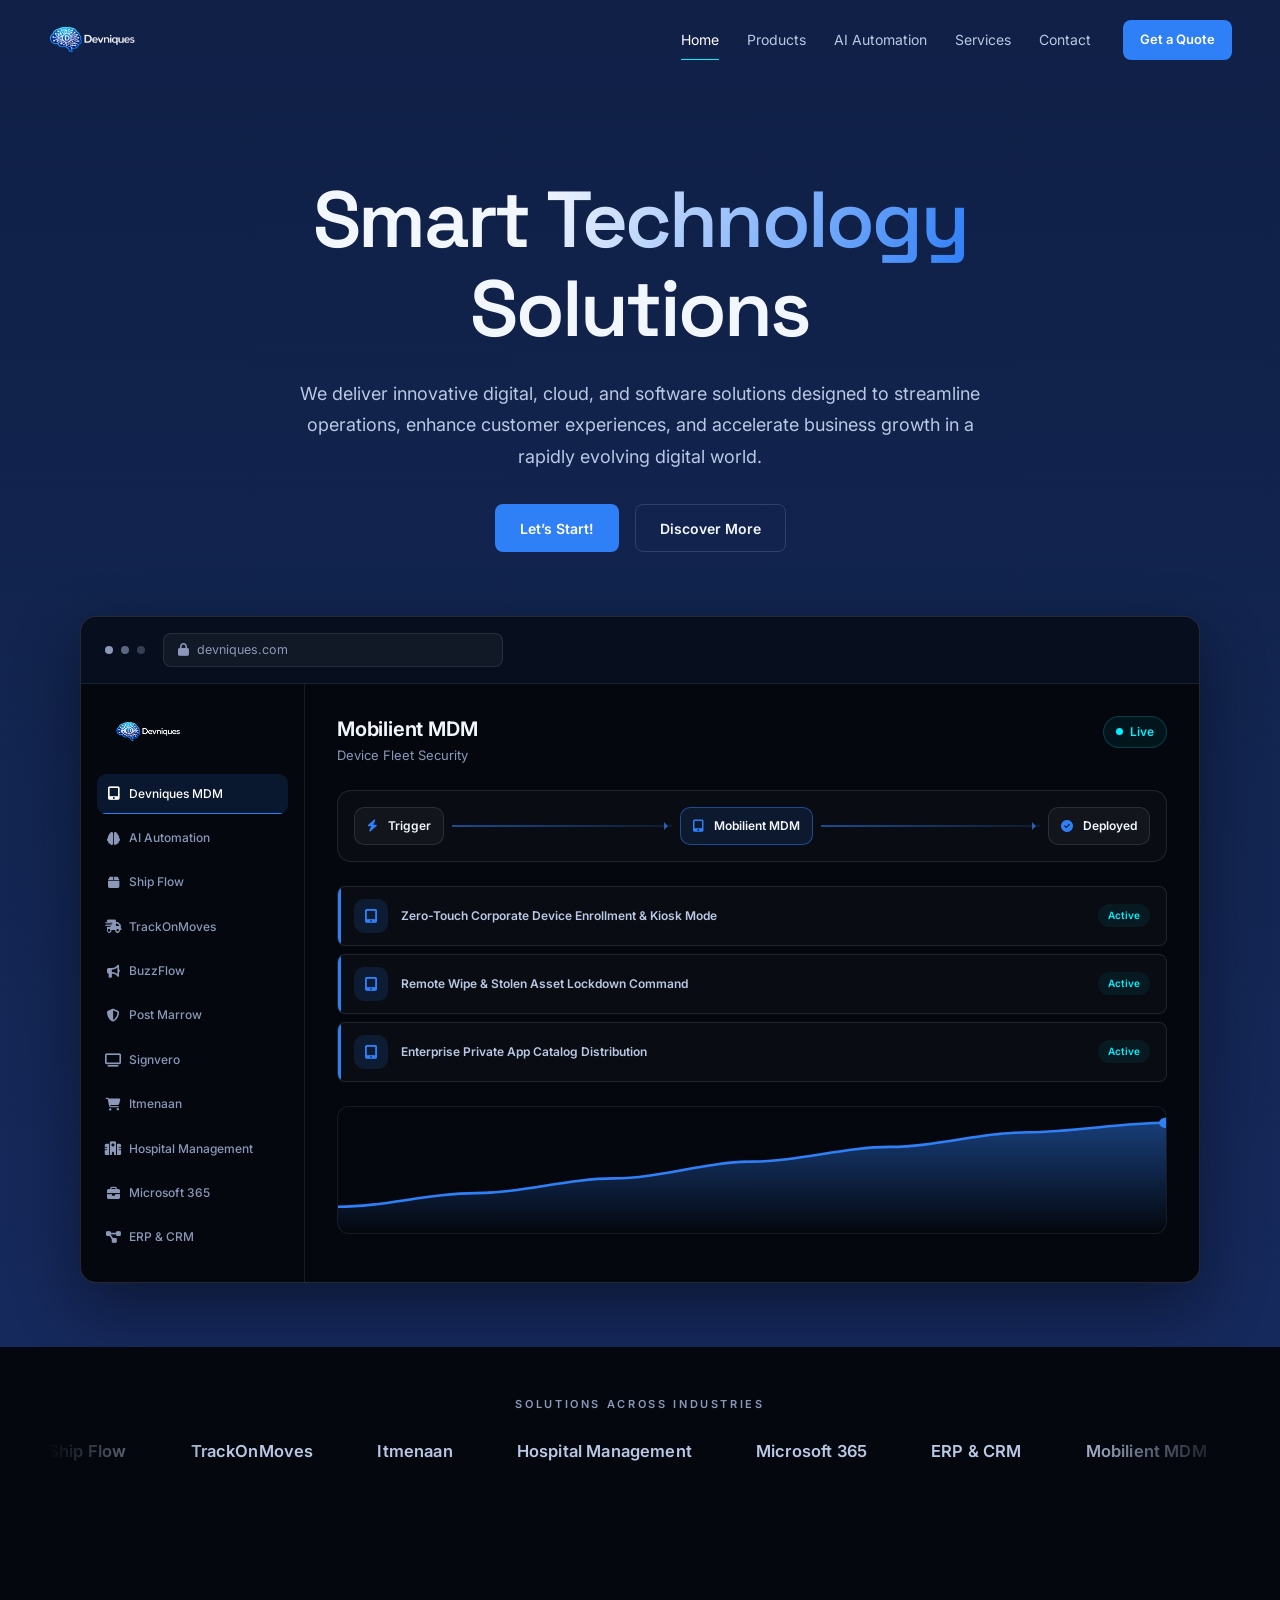
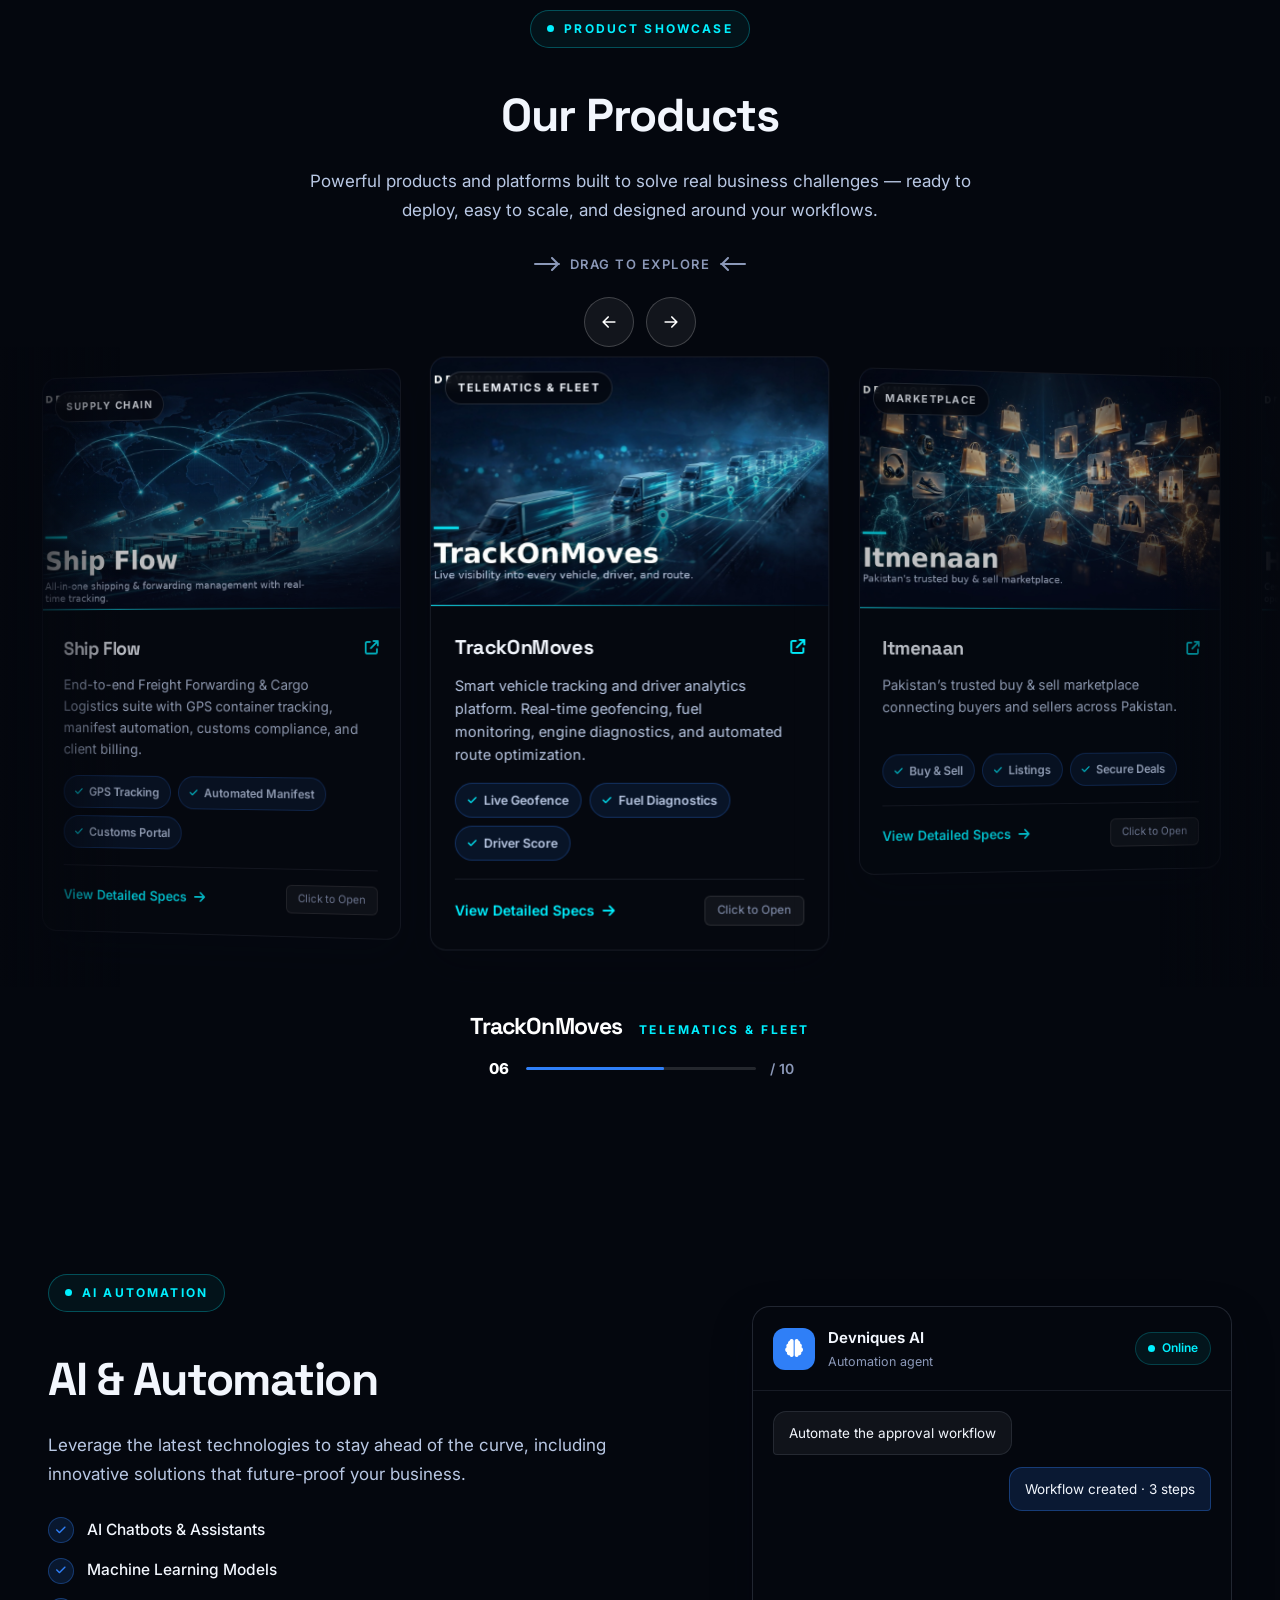
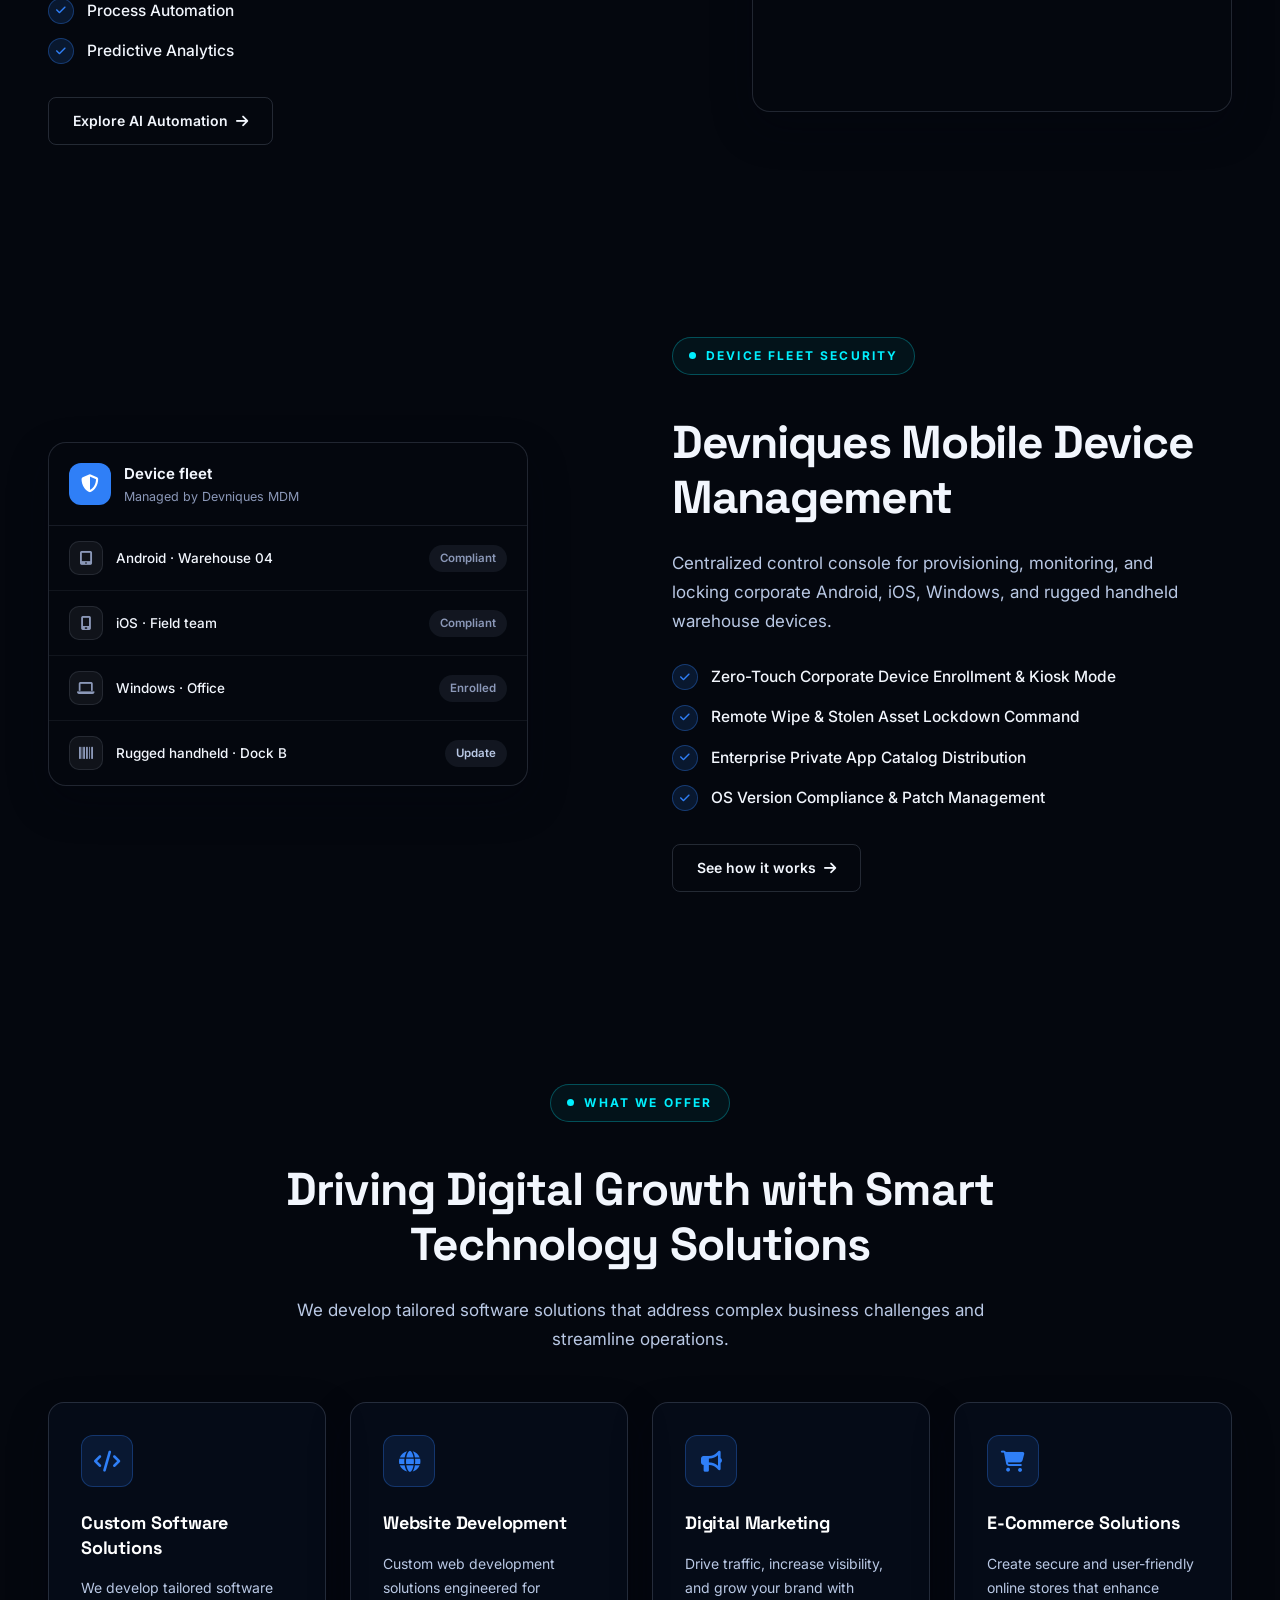
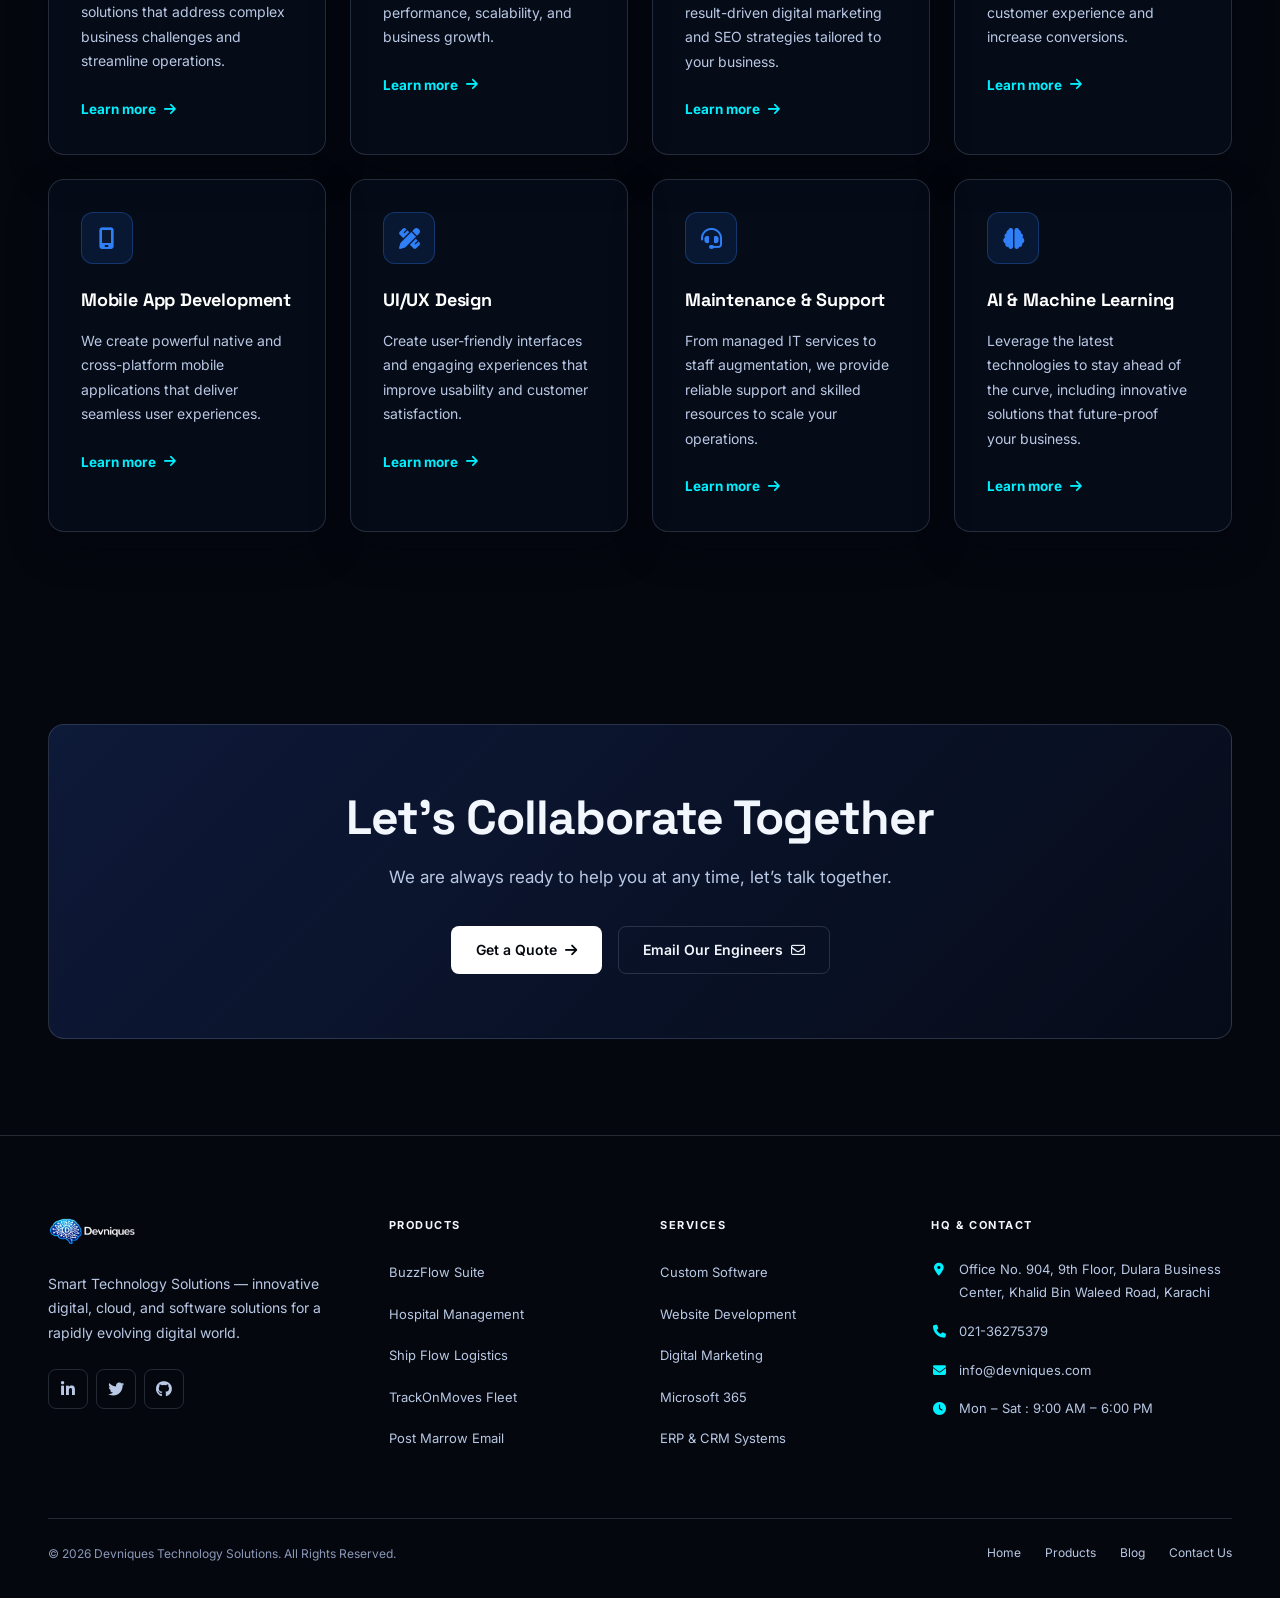
<file: index.html>
<!DOCTYPE html>
<html lang="en">
<head>
<meta charset="UTF-8">
<meta name="viewport" content="width=device-width, initial-scale=1.0">
<title>Devniques – Smart Technology Solutions</title>
<meta name="description" content="We deliver innovative digital, cloud, and software solutions designed to streamline operations, enhance customer experiences, and accelerate business growth.">
<link rel="preconnect" href="https://fonts.googleapis.com">
<link rel="preconnect" href="https://fonts.gstatic.com" crossorigin>
<link href="https://fonts.googleapis.com/css2?family=Inter:wght@400;500;600;700;800&display=swap" rel="stylesheet">
<link href="https://fonts.googleapis.com/css2?family=Space+Grotesk:wght@500;600;700&display=swap" rel="stylesheet">
<link rel="icon" href="logo-dark.png">
<link rel="stylesheet" href="https://cdnjs.cloudflare.com/ajax/libs/font-awesome/6.4.0/css/all.min.css">
<style>
:root{
  --bg:#16295c; --bg-deep:#16295c; --ink:#ffffff; --muted:#b9c8e4;
  --line:rgba(185,200,228,.16); --line-soft:rgba(185,200,228,.10);
  --blue:#2f7ff7; --blue-dark:#2f7ff7; --cyan:#00f0ff;
  --card:rgba(255,255,255,.028);
  --radius:16px;
}
*{margin:0;padding:0;box-sizing:border-box}
html{scroll-behavior:smooth}
body{font-family:'Inter',system-ui,-apple-system,sans-serif;color:var(--ink);background:var(--bg);line-height:1.6;-webkit-font-smoothing:antialiased;overflow-x:hidden}
img{max-width:100%;display:block}
a{text-decoration:none;color:inherit}
.wrap{max-width:1200px;margin:0 auto;padding:0 24px}
/* ===== NAV ===== */
.nav{position:sticky;top:0;z-index:100;background:rgba(4,7,14,.82);backdrop-filter:blur(14px);-webkit-backdrop-filter:blur(14px);border-bottom:1px solid transparent;transition:border-color .25s,box-shadow .25s}
.nav.scrolled{border-bottom-color:var(--line);box-shadow:0 16px 40px rgba(4,7,14,.32)}
.nav-inner{display:flex;align-items:center;justify-content:space-between;height:66px;position:relative}
.nav-links{display:flex;align-items:center;gap:30px;list-style:none;position:absolute;left:50%;transform:translateX(-50%);margin:0;padding:0;white-space:nowrap}
.nav-cta{margin-left:auto;flex-shrink:0}
.nav-cta-li.mob{display:none}
.nav-links a{font-size:14.5px;font-weight:500;color:#b9c8e4;transition:color .2s;padding:6px 0;border-bottom:2px solid transparent}
.nav-links a:hover{color:#ffffff}
.nav-links a.active{color:#ffffff;border-bottom-color:var(--blue)}
.btn{display:inline-flex;align-items:center;gap:8px;background:var(--blue);color:#ffffff;font-weight:600;font-size:15px;padding:12px 26px;border-radius:999px;border:none;cursor:pointer;transition:transform .2s,background .2s,box-shadow .2s;box-shadow:0 16px 40px rgba(4,7,14,.32)}
.btn:hover{background:var(--blue-dark);transform:translateY(-2px)}
.btn-sm{padding:10px 22px;font-size:14px}
.btn-outline{background:transparent;color:#ffffff;border:1.5px solid rgba(255,255,255,.28);box-shadow:none}
.btn-outline:hover{border-color:var(--blue);background:rgba(47,127,247,.14);color:#ffffff}
/* ===== HERO ===== */
.hero{position:relative;text-align:center;padding:120px 24px 100px;background:radial-gradient(ellipse 70% 55% at 50% 0%,rgba(47,127,247,.14),transparent 70%)}
.hero-inner{position:relative;max-width:840px;margin:0 auto}
.eyebrow{display:inline-flex;align-items:center;gap:10px;font-size:12px;font-weight:700;letter-spacing:2.5px;color:var(--cyan);text-transform:uppercase;margin-bottom:24px;padding:9px 20px;border-radius:999px;background:rgba(0,240,255,.05);border:1px solid rgba(0,240,255,.28)}
.eyebrow::before{content:"";width:7px;height:7px;border-radius:50%;background:var(--cyan);flex-shrink:0}
.hero h1{font-family:'Inter',sans-serif;font-size:clamp(42px,6vw,72px);font-weight:800;letter-spacing:-.035em;line-height:1.05;margin-bottom:24px}
.hero h1 .accent{color:var(--blue)}
.hero p.sub{font-size:clamp(16px,2vw,18.5px);color:var(--muted);max-width:680px;margin:0 auto 38px;line-height:1.65}
.hero-cta{display:flex;gap:14px;justify-content:center;flex-wrap:wrap}
/* ===== SECTIONS ===== */
section{padding:96px 0}
.sec-head{text-align:center;max-width:720px;margin:0 auto 56px}
.sec-head h2{font-family:'Space Grotesk',sans-serif;font-size:clamp(30px,3.8vw,42px);font-weight:700;letter-spacing:-.02em;line-height:1.15;margin:16px 0}
.sec-head p{color:var(--muted);font-size:17px;line-height:1.65}
/* ===== REVEAL (scroll only) ===== */
.rv{opacity:1;transform:none}
.rv.in{opacity:1;transform:none}
/* ===== PRODUCT RIVER (sliding carousel) ===== */
.drag-hint{display:flex;align-items:center;justify-content:center;gap:10px;color:#8b98b8;font-size:13px;font-weight:600;letter-spacing:1.5px;margin:-20px 0 22px;text-transform:uppercase}
.drag-hint svg{animation:nudge 2.2s ease-in-out infinite}
@keyframes nudge{0%,100%{transform:translateX(-4px)}50%{transform:translateX(4px)}}
.stage-3d{position:relative;height:640px;perspective:1500px;overflow:hidden;cursor:grab;touch-action:pan-y}
.stage-3d.dragging{cursor:grabbing}
.stage-3d::before,.stage-3d::after{content:"";position:absolute;top:0;bottom:0;width:120px;z-index:5;pointer-events:none}
.stage-3d::before{left:0;background:linear-gradient(90deg,var(--bg),transparent)}
.stage-3d::after{right:0;background:linear-gradient(-90deg,var(--bg),transparent)}
.river{position:absolute;inset:0;transform-style:preserve-3d;pointer-events:none}
.p-card{position:absolute;left:50%;top:46%;width:400px;background:var(--card);border:1px solid var(--line-soft);border-radius:var(--radius);overflow:hidden;cursor:pointer;box-shadow:0 16px 40px rgba(4,7,14,.32);user-select:none;-webkit-user-drag:none;will-change:transform,opacity}
.p-card:hover{border-color:rgba(185,200,228,.35);box-shadow:0 16px 40px rgba(4,7,14,.32)}
.prod-visual{position:relative;aspect-ratio:16/10;background:#16295c;overflow:hidden}
.prod-visual video{position:absolute;inset:0;width:100%;height:100%;object-fit:cover;opacity:0;transition:opacity .4s;pointer-events:none}
.prod-visual video.playing{opacity:1}
.pv-poster{position:absolute;inset:0;width:100%;height:100%;object-fit:cover;pointer-events:none;user-select:none;transition:opacity .35s}
.p-card:hover .pv-poster{opacity:0}
.prod-visual::after{content:"";position:absolute;right:14px;bottom:12px;width:38px;height:38px;border-radius:50%;z-index:2;background:rgba(4,7,14,.7) url("data:image/svg+xml,%3Csvg xmlns='http://www.w3.org/2000/svg' viewBox='0 0 24 24' fill='white'%3E%3Cpath d='M9 6.5v11l9-5.5z'/%3E%3C/svg%3E") 58% 50%/16px no-repeat;border:1.5px solid rgba(255,255,255,.5);transition:opacity .3s;pointer-events:none;opacity:0}
.p-card:hover .prod-visual::after{opacity:1}@media(hover:none){
.prod-visual::after{display:none}
}
.prod-tag{position:absolute;left:14px;top:14px;z-index:2;font-size:11px;font-weight:700;letter-spacing:1.5px;text-transform:uppercase;color:#f2f6fd;background:rgba(4,7,14,.78);border:1px solid var(--line);padding:6px 12px;border-radius:999px;backdrop-filter:blur(6px)}
.prod-body{padding:24px 24px 22px}
.prod-title{display:flex;align-items:center;justify-content:space-between;gap:10px;margin-bottom:10px}
.prod-title span{font-size:20px;font-weight:700;letter-spacing:-.02em}
.prod-title i{font-size:15px;color:var(--cyan);flex-shrink:0}
.prod-desc{color:var(--muted);font-size:14.5px;line-height:1.6;margin-bottom:16px}
.prod-specs{display:flex;flex-wrap:wrap;gap:8px;margin-bottom:18px}
.spec-chip{display:inline-flex;align-items:center;gap:7px;font-size:12.5px;font-weight:600;color:#b9c8e4;background:rgba(47,127,247,.1);border:1px solid rgba(47,127,247,.28);padding:6px 12px;border-radius:999px}
.spec-chip i{font-size:10px;color:var(--cyan)}
.card-bottom{display:flex;align-items:center;justify-content:space-between;border-top:1px solid var(--line-soft);padding-top:16px}
.view-details-btn{display:inline-flex;align-items:center;gap:8px;color:var(--cyan);font-weight:600;font-size:14px}
.live-demo-pill{font-size:11.5px;color:#8b98b8;background:rgba(255,255,255,.05);padding:4px 12px;border-radius:6px;border:1px solid rgba(255,255,255,.1)}
.car-nav{display:flex;gap:12px;justify-content:center;margin-top:8px}
.car-btn{width:50px;height:50px;border-radius:50%;border:1.5px solid rgba(255,255,255,.2);background:rgba(255,255,255,.06);color:#ffffff;cursor:pointer;display:flex;align-items:center;justify-content:center;transition:border-color .2s,color .2s,transform .2s}
.car-btn:hover{border-color:var(--blue);color:#b9c8e4;transform:translateY(-2px)}
.car-cap{margin:20px auto 0;max-width:1200px;padding:0 24px;text-align:center}
.car-cap-top{display:flex;align-items:baseline;justify-content:center;gap:16px;min-height:32px;margin-bottom:10px;flex-wrap:wrap}
.car-cap-name{font-family:'Space Grotesk',sans-serif;font-size:23px;font-weight:700;letter-spacing:-.5px;color:#ffffff;transition:opacity .16s ease}
.car-cap-cat{font-size:12px;font-weight:700;letter-spacing:2.5px;color:var(--cyan);transition:opacity .16s ease}
.car-cap-fade{opacity:0}
.car-cap-count{display:flex;align-items:center;justify-content:center;gap:14px}
.car-cap-idx{font-size:15px;font-weight:800;color:#ffffff;min-width:26px}
.car-cap-bar{flex:1;max-width:230px;height:3px;border-radius:3px;background:rgba(255,255,255,.13);overflow:hidden}
.car-cap-bar i{display:block;height:100%;width:10%;border-radius:3px;background:var(--blue);transition:width .45s ease}
.car-cap-total{font-size:14px;font-weight:600;color:#8b98b8}@media(max-width:768px){
.stage-3d{height:600px}
}
/* ===== AI AUTOMATION ===== */
.ai-panel{display:grid;color:inherit;grid-template-columns:1.05fr .95fr;border:1px solid var(--line);border-radius:20px;overflow:hidden;background:rgba(255,255,255,.02);cursor:pointer;transition:transform .25s ease,border-color .25s ease,box-shadow .25s ease}
.ai-panel:hover{transform:translateY(-4px);border-color:rgba(185,200,228,.4);box-shadow:0 16px 40px rgba(4,7,14,.32)}
.ai-left{padding:54px 50px}
.ai-left h2{font-family:'Space Grotesk',sans-serif;font-size:clamp(28px,3.4vw,38px);font-weight:700;letter-spacing:-.02em;line-height:1.15;margin:16px 0}
.ai-left p{color:var(--muted);font-size:16.5px;line-height:1.65;margin-bottom:26px}
.ai-link{display:inline-flex;align-items:center;gap:10px;color:var(--cyan);font-weight:700;font-size:15px}
.ai-link i{transition:transform .2s}
.ai-panel:hover .ai-link i{transform:translateX(5px)}
.ai-right{border-left:1px solid var(--line);background:rgba(4,7,14,.5);padding:54px 50px;display:flex;flex-direction:column;justify-content:center}
.ai-cap{display:flex;align-items:center;gap:16px;padding:18px 0;border-bottom:1px solid var(--line-soft)}
.ai-cap:last-child{border-bottom:none}
.ai-cap-icon{width:44px;height:44px;border-radius:12px;background:rgba(0,240,255,.1);border:1px solid rgba(0,240,255,.3);display:flex;align-items:center;justify-content:center;color:#00f0ff;font-size:18px;flex-shrink:0}
.ai-cap span{font-size:16px;font-weight:600;color:#f2f6fd}
/* ===== SERVICES ===== */
.services-grid{display:grid;grid-template-columns:repeat(4,1fr);gap:22px}
.service-card{display:block;color:inherit;background:var(--card);border:1px solid var(--line-soft);border-radius:var(--radius);padding:30px 26px;cursor:pointer;transition:transform .25s ease,border-color .25s ease,box-shadow .25s ease}
.service-card:hover{transform:translateY(-5px);border-color:rgba(185,200,228,.35);box-shadow:0 16px 40px rgba(4,7,14,.32)}
.srv-icon{width:52px;height:52px;border-radius:13px;background:rgba(47,127,247,.12);border:1px solid rgba(47,127,247,.3);display:flex;align-items:center;justify-content:center;color:#2f7ff7;font-size:21px;margin-bottom:20px}
.srv-title{font-size:18px;font-weight:700;color:#ffffff;margin-bottom:10px;letter-spacing:-.01em}
.srv-desc{font-size:14px;color:var(--muted);line-height:1.6}
.srv-go{display:inline-flex;align-items:center;gap:8px;margin-top:16px;font-size:13.5px;font-weight:700;color:var(--cyan)}
/* ===== CTA ===== */
.cta-box{background:rgba(47,127,247,.08);border:1px solid var(--line);border-radius:24px;padding:72px 40px;text-align:center}
.cta-box h2{font-family:'Space Grotesk',sans-serif;font-size:clamp(30px,4.2vw,48px);font-weight:700;letter-spacing:-.02em;margin-bottom:16px}
.cta-box p{font-size:17px;color:var(--muted);max-width:600px;margin:0 auto 34px}
.cta-actions{display:flex;gap:14px;justify-content:center;flex-wrap:wrap}
.m-pri,.m-sec{display:inline-flex;align-items:center;gap:10px;padding:13px 28px;border-radius:999px;font-weight:600;font-size:15px;cursor:pointer;color:#ffffff;transition:transform .2s,background .2s,box-shadow .2s;border:none}
.m-pri{background:var(--blue);box-shadow:0 16px 40px rgba(4,7,14,.32)}
.m-pri:hover{background:var(--blue-dark);transform:translateY(-2px)}
.m-sec{background:rgba(255,255,255,.06);border:1px solid rgba(255,255,255,.2)}
.m-sec:hover{border-color:var(--cyan);color:var(--cyan);transform:translateY(-2px)}
.m-pri.cta-white{background:#ffffff;color:#16295c;box-shadow:0 16px 40px rgba(4,7,14,.32)}
.m-pri.cta-white:hover{background:#f2f6fd;transform:translateY(-2px)}
/* ===== FOOTER ===== */

/* ===== MODALS ===== */
.modal-overlay{position:fixed;inset:0;background:rgba(4,7,14,.88);backdrop-filter:blur(12px);-webkit-backdrop-filter:blur(12px);z-index:9999;display:flex;align-items:center;justify-content:center;padding:20px;opacity:0;pointer-events:none;transition:opacity .3s ease}
.modal-overlay.active{opacity:1;pointer-events:auto}
.modal-card{background:linear-gradient(145deg,#16295c,#04070e);border:1px solid var(--line);box-shadow:0 16px 40px rgba(4,7,14,.32);border-radius:24px;max-width:800px;width:100%;max-height:90vh;overflow-y:auto;position:relative;transform:translateY(16px) scale(.98);transition:transform .3s ease;padding:36px;font-family:'Inter',system-ui,sans-serif}
.modal-overlay.active .modal-card{transform:none}
.modal-close-btn{position:absolute;top:22px;right:22px;width:40px;height:40px;border-radius:50%;background:rgba(255,255,255,.08);border:1px solid rgba(255,255,255,.18);color:#ffffff;font-size:17px;cursor:pointer;display:flex;align-items:center;justify-content:center;transition:background .2s,color .2s,border-color .2s}
.modal-close-btn:hover{background:rgba(139,152,184,.2);border-color:#8b98b8;color:#8b98b8}
.modal-header-badge{display:inline-block;font-size:12px;font-weight:700;padding:5px 14px;border-radius:999px;background:rgba(0,240,255,.12);color:var(--cyan);border:1px solid rgba(0,240,255,.3);margin-bottom:16px;text-transform:uppercase;letter-spacing:1.5px}
.modal-title{font-family:'Space Grotesk',sans-serif;font-size:30px;font-weight:700;color:#ffffff;margin-bottom:12px;letter-spacing:-.01em}
.modal-summary{font-size:15.5px;color:#b9c8e4;line-height:1.7;margin-bottom:26px}
.modal-features-grid{display:grid;grid-template-columns:repeat(2,1fr);gap:14px;margin-bottom:30px}
.m-feat{background:rgba(255,255,255,.035);border:1px solid rgba(255,255,255,.08);border-radius:12px;padding:15px 16px;display:flex;align-items:center;gap:12px}
.m-feat i{font-size:17px;color:var(--cyan);flex-shrink:0}
.m-feat span{font-size:14px;font-weight:600;color:#f2f6fd}
.modal-footer{display:flex;gap:14px;justify-content:flex-end;padding-top:20px;border-top:1px solid rgba(255,255,255,.1);flex-wrap:wrap}
.modal-svc-icon{width:60px;height:60px;border-radius:15px;background:linear-gradient(135deg,#00f0ff,#2f7ff7);display:flex;align-items:center;justify-content:center;font-size:24px;color:#ffffff;margin-bottom:18px}
.modal-feat-head{font-size:12.5px;font-weight:700;letter-spacing:2px;text-transform:uppercase;color:#ffffff;margin-bottom:14px}
.svc-included{display:grid;grid-template-columns:1fr 1fr;gap:13px 18px;margin-bottom:28px}
.svc-inc{display:flex;align-items:center;gap:11px;font-size:14px;font-weight:600;color:#f2f6fd}
.svc-inc i{color:#00f0ff;font-size:17px;flex-shrink:0}
/* ===== RESPONSIVE ===== */
@media(max-width:1024px){.services-grid{grid-template-columns:repeat(2,1fr)}}@media(max-width:860px){
.ai-panel{grid-template-columns:1fr}
.ai-right{border-left:none;border-top:1px solid var(--line)}
.ai-left,.ai-right{padding:40px 30px}
}@media(max-width:768px){

  .nav-links{display:none;position:absolute;top:66px;left:0;right:0;transform:none;background:rgba(4,7,14,.97);flex-direction:column;align-items:flex-start;padding:20px 24px 26px;gap:16px;border-bottom:1px solid var(--line)}

  .nav-links.open{display:flex}

  .nav-cta{display:none}

  .nav-cta-li.mob{display:list-item;width:100%}

  .nav-cta-li .btn{width:100%;justify-content:center}

  section{padding:72px 0}

  .hero{padding:88px 20px 72px}

  .services-grid{grid-template-columns:1fr}

  .modal-features-grid{grid-template-columns:1fr}

  .modal-card{padding:26px}

  .modal-title{font-size:25px}

  .svc-included{grid-template-columns:1fr}

  .cta-box{padding:54px 24px}
}@media(prefers-reduced-motion:reduce){

  html{scroll-behavior:auto}

  .rv{opacity:1;transform:none}

  *,*::before,*::after{transition-duration:.01ms!important}
}

/* Calm dual-video backdrop: dimmed, slow, and readable over all footage. */
.ln-hero-video-layer{position:absolute;inset:0;z-index:0;overflow:hidden;pointer-events:none;background:#101f42}
.ln-hero-video-layer video{position:absolute;inset:0;width:100%;height:100%;object-fit:cover;opacity:0;filter:brightness(.34) saturate(.52) blur(1px);transform:scale(1.04);transition:opacity 2.4s ease-in-out}
.ln-hero-video-layer video.is-active{opacity:.46}
.ln-hero-video-layer::after{content:"";position:absolute;inset:0;background:linear-gradient(180deg,rgba(11,25,57,.65),rgba(18,39,83,.55) 42%,#16295c 98%);pointer-events:none}
.ln-hero::before{z-index:1}
.ln-hero-inner{z-index:2}
@media(prefers-reduced-motion:reduce){.ln-hero-video-layer video{display:none}}
</style>
<style>
/* ===== MOTION SYSTEM (Linear-style) ===== */
:root{
  --ease-out-expo:cubic-bezier(.16,1,.3,1);
  --ease-out-quart:cubic-bezier(.25,1,.5,1);
  --ease-spring:cubic-bezier(.34,1.56,.64,1);
}
/* --- premium loader (restored) --- */
#loader{position:fixed;inset:0;z-index:10000;background:#04070e;display:flex;flex-direction:column;align-items:center;justify-content:center;gap:22px;transition:clip-path .9s cubic-bezier(.76,0,.24,1)}
#loader.out{clip-path:inset(0 0 100% 0);pointer-events:none}
#loader.gone{display:none}
#loader img{height:54px;filter:none;animation:ldIn .7s cubic-bezier(.2,.7,.3,1.25) both,ldPulse 1.6s .7s ease-in-out infinite}
@keyframes ldIn{from{opacity:0;transform:scale(.8)}to{opacity:1;transform:scale(1)}}
@keyframes ldPulse{50%{transform:scale(1.07)}}
#loader small{animation:ldTxt 1.1s .25s ease both}
@keyframes ldTxt{from{opacity:0;letter-spacing:11px}to{opacity:1;letter-spacing:4px}}
.ld-bar{width:220px;height:3px;border-radius:3px;background:rgba(255,255,255,.12);overflow:hidden}
.ld-bar i{display:block;height:100%;width:0;background:linear-gradient(90deg,var(--blue),#b9c8e4);animation:ldFill 1.35s cubic-bezier(.6,0,.2,1) forwards}
@keyframes ldFill{to{width:100%}}
#loader small{color:#8b98b8;font-size:12px;letter-spacing:4px;text-transform:uppercase}
body:not(.loaded){overflow:hidden!important}
#sprog{position:fixed;top:0;left:0;height:2px;width:0;background:var(--blue);z-index:9999}
/* --- hero entrance (gated on body.loaded) --- */
[data-hero]{opacity:1;transform:none}
body.loaded [data-hero]{opacity:1;transform:none;transition:opacity .75s var(--ease-out-expo),transform .75s var(--ease-out-expo);transition-delay:calc(var(--hd,0)*110ms)}
.hero h1 .w,.ai-hero h1 .w{display:inline-block;overflow:hidden;vertical-align:bottom;padding-bottom:.1em;margin-bottom:-.1em}
.hero h1 .wi,.ai-hero h1 .wi{display:inline-block;transform:translateY(115%);transition:transform .85s var(--ease-out-expo);transition-delay:calc(150ms + var(--wi,0)*50ms)}
body.loaded .hero h1 .wi,body.loaded .ai-hero h1 .wi{transform:none}
/* --- upgraded scroll reveals + stagger --- */
.rv{transition:opacity .7s var(--ease-out-expo),transform .7s var(--ease-out-expo);transition-delay:calc(var(--i,0)*70ms)}
/* --- nav: hide on scroll-down + link underline --- */
.nav{transition:border-color .25s,box-shadow .2s,transform .35s var(--ease-out-quart)}
.nav-hidden{transform:translateY(-100%)}
.nav-links a{position:relative}
.nav-links a::after{content:"";position:absolute;left:0;right:0;bottom:-2px;height:2px;background:var(--blue);transform:scaleX(0);transform-origin:left;transition:transform .25s var(--ease-out-quart)}
.nav-links a:hover::after{transform:scaleX(1)}
/* --- button physics + sheen --- */
.btn,.m-pri,.m-sec{transition:transform .18s var(--ease-spring),background .2s,box-shadow .25s,border-color .2s,color .2s}
.btn:active,.m-pri:active,.m-sec:active{transform:scale(.96)}
.btn{position:relative;overflow:hidden}
.btn:not(.btn-outline)::before{content:"";position:absolute;inset:0;background:linear-gradient(115deg,transparent 30%,rgba(255,255,255,.22) 50%,transparent 70%);transform:translateX(-130%);transition:transform .65s var(--ease-out-quart);pointer-events:none}
.btn:not(.btn-outline):hover::before{transform:translateX(130%)}
/* --- service card hover micro-interaction --- */
.srv-icon{transition:transform .35s var(--ease-spring)}
.service-card:hover .srv-icon{transform:scale(1.12) rotate(6deg)}
.srv-go i{transition:transform .25s var(--ease-out-quart)}
.service-card:hover .srv-go i{transform:translateX(5px)}
/* --- carousel arrow press --- */
.car-btn{transition:border-color .2s,color .2s,transform .18s var(--ease-spring)}
.car-btn:active{transform:scale(.88)}
/* --- modal open/close --- */
.modal-card{transition:transform .38s var(--ease-out-expo),opacity .3s ease}
.modal-overlay.is-closing{opacity:0;transition:opacity .18s ease}
.modal-overlay.is-closing .modal-card{transform:translateY(14px) scale(.95);opacity:0}
/* --- AI panel parallax bg --- */
.ai-panel{position:relative}
.ai-panel-bg{position:absolute;inset:-12% 0;background:radial-gradient(55% 60% at 50% 30%,rgba(47,127,247,.10),transparent 70%);pointer-events:none}
.ai-left,.ai-right{position:relative;z-index:1}
/* --- magnetic CTA --- */
.cta-box .m-pri{transition:transform .18s ease-out,background .2s,box-shadow .25s}
@media(prefers-reduced-motion:reduce){#loader{display:none!important}}
</style>
<style>
/* ================= LINEAR REBUILD (Devniques navy) ================= */
body{background:#04070e!important;color:#f2f6fd}
/* ---------- hero ---------- */
.ln-hero{position:relative;padding:176px 0 30px;overflow:hidden;text-align:center}
.ln-hero::before{content:"";position:absolute;inset:0;background:radial-gradient(58% 42% at 50% 0%,rgba(47,127,247,.16),transparent 70%);pointer-events:none}
.ln-hero-inner{position:relative;z-index:1}
.ln-pill{display:inline-flex;align-items:center;gap:9px;font-size:13.5px;font-weight:500;color:#b9c8e4;border:1px solid rgba(185,200,228,.22);background:rgba(47,127,247,.08);border-radius:999px;padding:8px 18px;transition:border-color .25s,background .25s}
.ln-pill:hover{border-color:rgba(185,200,228,.45);background:rgba(47,127,247,.14)}
.ln-pill-dot{width:7px;height:7px;border-radius:50%;background:#2f7ff7;box-shadow:0 16px 40px rgba(4,7,14,.32)}
.ln-pill i{font-size:11px}
.ln-hero h1{font-size:clamp(46px,7.2vw,92px);line-height:1.02;letter-spacing:-.035em;font-weight:700;margin:30px 0 0;color:#f2f6fd}
.grad{background:linear-gradient(115deg,#b9c8e4 0%,#2f7ff7 55%,#2f7ff7 100%);-webkit-background-clip:text;background-clip:text;color:transparent}
.ln-sub{color:#8b98b8;font-size:clamp(16px,2vw,19.5px);line-height:1.65;max-width:730px;margin:26px auto 0}
.ln-cta{display:flex;gap:14px;justify-content:center;margin-top:40px;flex-wrap:wrap}
.btn-ghost{background:rgba(255,255,255,.045)!important;border:1px solid rgba(185,200,228,.24)!important;box-shadow:none;color:#f2f6fd!important}
.btn-ghost:hover{background:rgba(255,255,255,.09)!important;transform:translateY(-2px)}
/* ---------- hero shot (dashboard mockup) ---------- */
.ln-shot{position:relative;max-width:1060px;margin:76px auto 0}
.ln-shot-glow{position:absolute;inset:-70px -40px;background:radial-gradient(52% 55% at 50% 42%,rgba(47,127,247,.3),transparent 72%);pointer-events:none}
.ln-window{position:relative;border:1px solid rgba(185,200,228,.17);border-radius:18px;background:linear-gradient(180deg,#04070e 0%,#04070e 100%);box-shadow:0 16px 40px rgba(4,7,14,.32);overflow:hidden;text-align:left}
.ln-wbar{display:flex;align-items:center;gap:8px;padding:13px 18px;border-bottom:1px solid rgba(185,200,228,.1)}
.ln-dot{width:11px;height:11px;border-radius:50%;background:#16295c}
.ln-dot:nth-child(1){background:#8b98b8}.ln-dot:nth-child(2){background:#8b98b8}.ln-dot:nth-child(3){background:#16295c}
.ln-url{margin-left:10px;flex:1;max-width:340px;background:rgba(255,255,255,.045);border:1px solid rgba(185,200,228,.12);border-radius:8px;font-size:12.5px;color:#8b98b8;padding:5px 14px;display:flex;align-items:center;gap:8px}
.ln-dash{display:grid;grid-template-columns:208px 1fr;min-height:380px}
.ln-side{border-right:1px solid rgba(185,200,228,.1);padding:20px 14px;display:flex;flex-direction:column;gap:4px;overflow-y:auto;max-height:560px}
.ln-side a{cursor:pointer}
.ln-cards{transition:opacity .25s ease}
.ln-card{position:relative;display:flex;align-items:center;gap:13px;overflow:hidden;animation:cardIn .55s var(--ease-out-expo) backwards;animation-delay:calc(var(--d,0)*75ms)}
.ln-card::before{content:'';position:absolute;left:0;top:0;bottom:0;width:3px;background:var(--ac,#2f7ff7);border-radius:3px}
.ln-card>i{flex:0 0 34px;width:34px;height:34px;border-radius:10px;display:flex;align-items:center;justify-content:center;font-size:14px;color:var(--ac,#2f7ff7);background:color-mix(in srgb,var(--ac,#2f7ff7) 14%,transparent)}
.ln-card p{margin-bottom:0;flex:1}
.ln-card .ok{flex-shrink:0}
@keyframes cardIn{from{opacity:0;transform:translateY(16px)}to{opacity:1;transform:none}}
.ln-node.hot{border-color:color-mix(in srgb,var(--ac,#2f7ff7) 55%,transparent)}
.ln-node.hot i{color:var(--ac,#2f7ff7)}
.ln-side a{position:relative;overflow:hidden}
.ln-side a.on::after{content:'';position:absolute;left:0;bottom:0;height:2px;width:100%;background:var(--ac,#2f7ff7);transform-origin:left;animation:sideProg 4.5s linear forwards}
.ln-dash.paused .ln-side a.on::after{animation-play-state:paused}
@keyframes sideProg{from{transform:scaleX(0)}to{transform:scaleX(1)}}
#chartFill{transition:opacity .5s ease .35s}@media(prefers-reduced-motion:reduce){
#chartDot{display:none}
}@media(prefers-reduced-motion:reduce){
.ln-card{animation:none}
.ln-side a.on::after{animation:none}
}
.ln-cards.fade{opacity:0}
.ln-side-brand{padding:2px 10px 16px}.ln-side-brand img{height:24px}
.ln-side a{display:flex;align-items:center;gap:11px;font-size:13.5px;color:#8b98b8;padding:9px 12px;border-radius:9px;font-weight:500}
.ln-side a i{width:16px;text-align:center;font-size:13px}
.ln-side a.on{background:rgba(47,127,247,.14);color:#ffffff}
.ln-main{padding:26px 28px}
.ln-mhead{display:flex;align-items:center;justify-content:space-between;margin-bottom:20px}
.ln-mhead h4{font-size:17px;font-weight:650;letter-spacing:-.01em}
.ln-mhead p{font-size:13px;color:#8b98b8;margin-top:2px}
.ln-live{display:inline-flex;align-items:center;gap:7px;font-size:12px;font-weight:600;color:#8b98b8;background:rgba(139,152,184,.1);border:1px solid rgba(139,152,184,.25);padding:5px 12px;border-radius:999px}
.ln-live i{width:7px;height:7px;border-radius:50%;background:#8b98b8;box-shadow:0 16px 40px rgba(4,7,14,.32);animation:lnPulse 2s infinite}
@keyframes lnPulse{50%{opacity:.35}}
.ln-flow{display:flex;align-items:center;gap:0;background:rgba(255,255,255,.025);border:1px solid rgba(185,200,228,.12);border-radius:14px;padding:18px 22px;margin-bottom:18px}
.ln-node{display:flex;align-items:center;gap:10px;font-size:13.5px;font-weight:600;color:#f2f6fd;background:rgba(255,255,255,.04);border:1px solid rgba(185,200,228,.14);border-radius:10px;padding:10px 16px;white-space:nowrap}
.ln-node i{color:#2f7ff7}
.ln-node.hot{border-color:rgba(47,127,247,.5);background:rgba(47,127,247,.12)}
.ln-link{flex:1;height:2px;min-width:26px;background:linear-gradient(90deg,rgba(47,127,247,.55),rgba(47,127,247,.12));position:relative}
.ln-link::after{content:"";position:absolute;right:0;top:-3px;border:4px solid transparent;border-left-color:rgba(47,127,247,.7)}
.ln-cards{display:grid;grid-template-columns:repeat(3,1fr);gap:14px;margin-bottom:18px}
.ln-card{background:rgba(255,255,255,.025);border:1px solid rgba(185,200,228,.12);border-radius:12px;padding:15px 17px}
.ln-card p{font-size:13px;font-weight:600;color:#b9c8e4;margin-bottom:9px}
.ln-card .ok{font-size:11.5px;font-weight:600;color:#8b98b8;background:rgba(139,152,184,.1);padding:3px 10px;border-radius:999px}
.ln-chart{width:100%;height:120px;display:block;background:rgba(255,255,255,.018);border:1px solid rgba(185,200,228,.1);border-radius:12px}
/* ---------- logo strip ---------- */
.ln-strip{padding:64px 0 10px;text-align:center}
.ln-strip-label{color:#8b98b8;font-size:12.5px;letter-spacing:.24em;text-transform:uppercase;font-weight:600;margin-bottom:26px}
.ln-marquee{overflow:hidden;-webkit-mask-image:linear-gradient(90deg,transparent,#04070e 14%,#04070e 86%,transparent);mask-image:linear-gradient(90deg,transparent,#04070e 14%,#04070e 86%,transparent)}
.ln-track{display:flex;gap:72px;width:max-content;animation:lnScroll 30s linear infinite;padding-right:72px}
.ln-track span{color:#b9c8e4;font-weight:600;font-size:16.5px;white-space:nowrap;letter-spacing:.01em}
@keyframes lnScroll{to{transform:translateX(-50%)}}
/* ---------- statement ---------- */
.ln-state{padding:110px 0 24px;text-align:center}
.ln-state h2{font-size:clamp(34px,5.2vw,60px);letter-spacing:-.032em;line-height:1.06;font-weight:700;color:#f2f6fd}
.ln-state p{color:#8b98b8;max-width:660px;margin:22px auto 0;font-size:18px;line-height:1.65}
/* ---------- feature blocks ---------- */
.ln-feat{padding:84px 0;position:relative}
.ln-feat-grid{display:grid;grid-template-columns:1.02fr .98fr;gap:72px;align-items:center}
.ln-feat.flip .ln-feat-copy{order:2}
.ln-feat-copy h2{font-size:clamp(30px,3.6vw,46px);letter-spacing:-.028em;line-height:1.08;font-weight:700;margin:16px 0;color:#f2f6fd}
.ln-feat-copy>p{color:#8b98b8;font-size:17px;line-height:1.7}
.ln-checks{list-style:none;margin:28px 0 32px;padding:0;display:grid;gap:14px}
.ln-checks li{display:flex;gap:13px;align-items:center;color:#f2f6fd;font-size:15.5px;font-weight:500}
.ln-checks i{flex-shrink:0;width:26px;height:26px;border-radius:50%;background:rgba(47,127,247,.14);border:1px solid rgba(47,127,247,.35);color:#2f7ff7;font-size:11px;display:inline-flex;align-items:center;justify-content:center}
/* agent visual */
.ln-agent{border:1px solid rgba(185,200,228,.16);border-radius:18px;background:linear-gradient(180deg,#04070e,#04070e);box-shadow:0 16px 40px rgba(4,7,14,.32);overflow:hidden;max-width:460px;margin-left:auto}
.ln-agent-head{display:flex;align-items:center;gap:13px;padding:18px 20px;border-bottom:1px solid rgba(185,200,228,.1)}
.ln-agent-head>i{width:42px;height:42px;border-radius:12px;background:linear-gradient(135deg,#2f7ff7,#2f7ff7);display:flex;align-items:center;justify-content:center;color:#ffffff;font-size:18px;box-shadow:0 16px 40px rgba(4,7,14,.32)}
.ln-agent-head h4{font-size:15px;font-weight:650}
.ln-agent-head p{font-size:12.5px;color:#8b98b8}
.ln-agent-head .ln-live{margin-left:auto}
.ln-msgs{padding:20px;display:flex;flex-direction:column;gap:12px;min-height:296px}
.ln-msg{animation:msgIn .45s cubic-bezier(.2,.7,.3,1) both}
@keyframes msgIn{from{opacity:0;transform:translateY(10px)}to{opacity:1;transform:none}}
.ln-msg.think{color:#8b98b8;font-style:italic}
.ln-msg.think::after{content:'';animation:thinkDots 1.2s steps(1) infinite}
@keyframes thinkDots{0%{content:''}25%{content:'.'}50%{content:'..'}75%{content:'...'}}@media (prefers-reduced-motion:reduce){
.ln-msg{animation:none}
}
.ln-msg{font-size:13.5px;padding:11px 15px;border-radius:13px;max-width:82%;line-height:1.5}
.ln-msg.in{background:rgba(255,255,255,.05);border:1px solid rgba(185,200,228,.12);color:#f2f6fd;align-self:flex-start;border-bottom-left-radius:4px}
.ln-msg.out{background:rgba(47,127,247,.16);border:1px solid rgba(47,127,247,.35);color:#f2f6fd;align-self:flex-end;border-bottom-right-radius:4px}
.ln-typing{display:flex;gap:6px;padding:0 20px 20px}
.ln-typing i{width:7px;height:7px;border-radius:50%;background:#2f7ff7;animation:lnPulse 1.4s infinite}
.ln-typing i:nth-child(2){animation-delay:.2s}.ln-typing i:nth-child(3){animation-delay:.4s}
/* fleet visual */
.ln-fleet{border:1px solid rgba(185,200,228,.16);border-radius:18px;background:linear-gradient(180deg,#04070e,#04070e);box-shadow:0 16px 40px rgba(4,7,14,.32);overflow:hidden;max-width:460px}
.ln-fleet-head{display:flex;align-items:center;gap:13px;padding:18px 20px;border-bottom:1px solid rgba(185,200,228,.1)}
.ln-fleet-head>i{width:42px;height:42px;border-radius:12px;background:linear-gradient(135deg,#16295c,#16295c);display:flex;align-items:center;justify-content:center;color:#ffffff;font-size:18px;box-shadow:0 16px 40px rgba(4,7,14,.32)}
.ln-fleet-head h4{font-size:15px;font-weight:650}
.ln-fleet-head p{font-size:12.5px;color:#8b98b8}
.ln-dev{display:flex;align-items:center;gap:13px;padding:15px 20px;border-bottom:1px solid rgba(185,200,228,.07);font-size:13.5px}
.ln-dev:last-child{border-bottom:none}
.ln-dev>i{width:34px;height:34px;border-radius:10px;background:rgba(255,255,255,.05);border:1px solid rgba(185,200,228,.12);display:flex;align-items:center;justify-content:center;color:#8b98b8;font-size:14px}
.ln-dev span{color:#f2f6fd;font-weight:500;flex:1}
.ln-dev em{font-style:normal;font-size:11.5px;font-weight:600;padding:4px 11px;border-radius:999px}
.ln-dev em.ok{color:#8b98b8;background:rgba(139,152,184,.1)}
.ln-dev em.warn{color:#b9c8e4;background:rgba(139,152,184,.1)}
/* ---------- responsive ---------- */
@media(max-width:1020px){.ln-dash{grid-template-columns:1fr}.ln-side{display:none}.ln-feat-grid{gap:48px}}@media(max-width:900px){

.ln-feat-grid{grid-template-columns:1fr}

.ln-feat.flip .ln-feat-copy{order:0}

.ln-agent,.ln-fleet{margin:0 auto}

.ln-hero{padding-top:140px}

.ln-flow{flex-wrap:wrap;gap:10px}
.ln-link{display:none}

.ln-cards{grid-template-columns:1fr 1fr}
}@media(max-width:560px){
.ln-cards{grid-template-columns:1fr}
.ln-track{gap:44px;padding-right:44px}
}@media(prefers-reduced-motion:reduce){
.ln-track{animation:none}
.ln-live i,.ln-typing i{animation:none}
}

</style>
<!-- theme moved to assets/shared.css -->
<link rel="stylesheet" href="assets/shared.css">
</head>
<body>
<div id="loader"><img src="logo-white.png" alt="Devniques"><div class="ld-bar"><i></i></div><small>Smart Technology Solutions</small></div>
<div id="sprog"></div>
<noscript><style>#loader,#sprog{display:none!important}body{overflow:auto!important}</style></noscript>


<div id="navbar"></div>

<section class="ln-hero" id="top">
  <div class="ln-hero-video-layer" aria-hidden="true">
    <video class="is-active" autoplay muted loop playsinline preload="metadata" disablepictureinpicture>
      <source src="https://videos.pexels.com/video-files/3129671/3129671-sd_640_360_30fps.mp4" type="video/mp4">
    </video>
    <video autoplay muted loop playsinline preload="metadata" disablepictureinpicture>
      <source src="https://videos.pexels.com/video-files/33839224/14360680_1920_1080_30fps.mp4" type="video/mp4">
    </video>
  </div>

  <div class="wrap ln-hero-inner">
    <h1 data-hero style="--hd:1">Smart <span class="grad">Technology</span> Solutions</h1>
    <p class="ln-sub" data-hero style="--hd:2">We deliver innovative digital, cloud, and software solutions designed to streamline operations, enhance customer experiences, and accelerate business growth in a rapidly evolving digital world.</p>
    <div class="ln-cta" data-hero style="--hd:3">
      <a class="btn" href="#cta">Let&rsquo;s Start!</a>
      <a class="btn btn-ghost" href="#products">Discover More</a>
    </div>
    <div class="ln-shot" data-hero style="--hd:4">
      <div class="ln-shot-glow" aria-hidden="true"></div>
      <div class="ln-window">
        <div class="ln-wbar"><span class="ln-dot"></span><span class="ln-dot"></span><span class="ln-dot"></span><span class="ln-url"><i class="fa-solid fa-lock"></i>devniques.com</span></div>
        <div class="ln-dash">
          <aside class="ln-side">
            <div class="ln-side-brand"><a href="index.html" aria-label="Devniques home"><img src="logo-white.png" alt="Devniques"></a></div>
            <a class="on" data-p="mdm"><i class="fa-solid fa-tablet-screen-button"></i>Devniques MDM</a>
            <a data-p="ai"><i class="fa-solid fa-brain"></i>AI Automation</a>
            <a data-p="ship"><i class="fa-solid fa-box"></i>Ship Flow</a>
            <a data-p="track"><i class="fa-solid fa-truck-fast"></i>TrackOnMoves</a>
            <a data-p="buzz"><i class="fa-solid fa-bullhorn"></i>BuzzFlow</a>
            <a data-p="post"><i class="fa-solid fa-shield-halved"></i>Post Marrow</a>
            <a data-p="sign"><i class="fa-solid fa-tv"></i>Signvero</a>
            <a data-p="itm"><i class="fa-solid fa-cart-shopping"></i>Itmenaan</a>
            <a data-p="hosp"><i class="fa-solid fa-hospital"></i>Hospital Management</a>
            <a data-p="ms"><i class="fa-solid fa-briefcase"></i>Microsoft 365</a>
            <a data-p="erp"><i class="fa-solid fa-diagram-project"></i>ERP &amp; CRM</a>
          </aside>
          <div class="ln-main">
            <div class="ln-mhead"><div><h4 id="panelTitle">Devniques MDM</h4><p id="panelSub">Device Fleet Security</p></div><span class="ln-live"><i></i>Live</span></div>
            <div class="ln-flow">
              <div class="ln-node"><i class="fa-solid fa-bolt"></i><span>Trigger</span></div>
              <div class="ln-link"></div>
              <div class="ln-node hot" style="--ac:#2f7ff7"><i class="fa-solid fa-tablet-screen-button" id="flowIcon"></i><span id="flowName">Mobilient MDM</span></div>
              <div class="ln-link"></div>
              <div class="ln-node"><i class="fa-solid fa-circle-check"></i><span>Deployed</span></div>
            </div>
            <div class="ln-cards" id="panelCards">
              <div class="ln-card" style="--ac:#2f7ff7;--d:0"><i class="fa-solid fa-tablet-screen-button"></i><p>Zero-Touch Corporate Device Enrollment &amp; Kiosk Mode</p><span class="ok">Active</span></div>
              <div class="ln-card" style="--ac:#2f7ff7;--d:1"><i class="fa-solid fa-tablet-screen-button"></i><p>Remote Wipe &amp; Stolen Asset Lockdown Command</p><span class="ok">Active</span></div>
              <div class="ln-card" style="--ac:#2f7ff7;--d:2"><i class="fa-solid fa-tablet-screen-button"></i><p>Enterprise Private App Catalog Distribution</p><span class="ok">Active</span></div>
            </div>
            <svg class="ln-chart" id="panelChart" viewBox="0 0 600 120" preserveAspectRatio="none" aria-hidden="true" style="--ac:#2f7ff7">
              <defs><linearGradient id="lnag" x1="0" y1="0" x2="0" y2="1"><stop offset="0" style="stop-color:var(--ac)" stop-opacity=".45"/><stop offset="1" style="stop-color:var(--ac)" stop-opacity="0"/></linearGradient></defs>
              <path id="chartFill" d="" fill="url(#lnag)"/>
              <path id="chartLine" d="" fill="none" style="stroke:var(--ac)" stroke-width="2.5"/>
              <circle id="chartDot" r="5" style="fill:var(--ac)"/>
              <rect id="chartWipe" width="600" height="120" fill="#04070e" style="transform:scaleX(0);transform-origin:right"/>
            </svg>
          </div>
        </div>
      </div>
    </div>
  </div>
</section>

<section class="ln-strip">
  <div class="wrap">
    <p class="ln-strip-label rv">Solutions across industries</p>
    <div class="ln-marquee rv"><div class="ln-track">
      <span>Ship Flow</span><span>TrackOnMoves</span><span>Itmenaan</span><span>Hospital Management</span><span>Microsoft 365</span><span>ERP &amp; CRM</span><span>Mobilient MDM</span><span>Signvero</span><span>Post Marrow</span><span>BuzzFlow</span>
      <span>Ship Flow</span><span>TrackOnMoves</span><span>Itmenaan</span><span>Hospital Management</span><span>Microsoft 365</span><span>ERP &amp; CRM</span><span>Mobilient MDM</span><span>Signvero</span><span>Post Marrow</span><span>BuzzFlow</span>
    </div></div>
  </div>
</section>
<section id="products">
  <div class="wrap sec-head">
    <span class="eyebrow rv">Product Showcase</span>
    <h2 class="rv">Our Products</h2>
    <p class="rv">Powerful products and platforms built to solve real business challenges &mdash; ready to deploy, easy to scale, and designed around your workflows.</p>
  </div>
  <div class="drag-hint rv">
    <svg width="26" height="14" viewBox="0 0 26 14" fill="none" stroke="#8b98b8" stroke-width="2" stroke-linecap="round" stroke-linejoin="round"><path d="M1 7h24M18 1l6 6-6 6"/></svg>
    Drag to explore
    <svg width="26" height="14" viewBox="0 0 26 14" fill="none" stroke="#8b98b8" stroke-width="2" stroke-linecap="round" stroke-linejoin="round" style="transform:scaleX(-1)"><path d="M1 7h24M18 1l6 6-6 6"/></svg>
  </div>
  <div class="wrap car-nav rv">
    <button class="car-btn" id="carPrev" aria-label="Previous products"><svg width="20" height="20" viewBox="0 0 24 24" fill="none" stroke="currentColor" stroke-width="2" stroke-linecap="round" stroke-linejoin="round"><path d="M19 12H5M11 6l-6 6 6 6"/></svg></button>
    <button class="car-btn" id="carNext" aria-label="Next products"><svg width="20" height="20" viewBox="0 0 24 24" fill="none" stroke="currentColor" stroke-width="2" stroke-linecap="round" stroke-linejoin="round"><path d="M5 12h14M13 6l6 6-6 6"/></svg></button>
  </div>
  <div class="stage-3d rv" id="stage3d">
    <div class="river" id="river">
      <article class="p-card" data-key="BuzzFlow">
        <div class="prod-visual"><video muted loop playsinline preload="metadata" poster="videos/buzzflow-poster.jpg" src="videos/buzzflo.mp4"></video>
          <img class="pv-poster" src="videos/buzzflow-poster.jpg" alt="" loading="lazy" draggable="false">
          <span class="prod-tag">Enterprise SaaS</span>
        </div>
        <div class="prod-body">
          <div class="prod-title"><span>BuzzFlow</span><i class="fa-solid fa-arrow-up-right-from-square"></i></div>
          <p class="prod-desc">Unified workspace platform integrating real-time team chat, tasks, multi-stage projects, pipeline CRM, and automated finance tracking.</p>
          <div class="prod-specs">
            <div class="spec-chip"><i class="fa-solid fa-check"></i>CRM &amp; Tasks</div>
            <div class="spec-chip"><i class="fa-solid fa-check"></i>Real-time Chat</div>
            <div class="spec-chip"><i class="fa-solid fa-check"></i>Finance</div>
          </div>
          <div class="card-bottom">
            <span class="view-details-btn">View Detailed Specs <i class="fa-solid fa-arrow-right"></i></span>
            <span class="live-demo-pill">Click to Open</span>
          </div>
        </div>
      </article>
      <article class="p-card" data-key="PostMarrow">
        <div class="prod-visual"><video muted loop playsinline preload="metadata" poster="videos/postmarrow-poster.jpg" src="videos/postmarrow.mp4"></video>
          <img class="pv-poster" src="videos/postmarrow-poster.jpg" alt="" loading="lazy" draggable="false">
          <span class="prod-tag">Cybersecurity</span>
        </div>
        <div class="prod-body">
          <div class="prod-title"><span>Post Marrow</span><i class="fa-solid fa-arrow-up-right-from-square"></i></div>
          <p class="prod-desc">Military-grade business email defense infrastructure featuring zero-day phishing protection, AI spam filtering, and automated encryption vaults.</p>
          <div class="prod-specs">
            <div class="spec-chip"><i class="fa-solid fa-check"></i>Zero-Day Shield</div>
            <div class="spec-chip"><i class="fa-solid fa-check"></i>End-to-End Vault</div>
            <div class="spec-chip"><i class="fa-solid fa-check"></i>99.99% Filter</div>
          </div>
          <div class="card-bottom">
            <span class="view-details-btn">View Detailed Specs <i class="fa-solid fa-arrow-right"></i></span>
            <span class="live-demo-pill">Click to Open</span>
          </div>
        </div>
      </article>
      <article class="p-card" data-key="Signvero">
        <div class="prod-visual"><video muted loop playsinline preload="metadata" poster="videos/signvero-poster.jpg" src="videos/signvero.mp4"></video>
          <img class="pv-poster" src="videos/signvero-poster.jpg" alt="" loading="lazy" draggable="false">
          <span class="prod-tag">Digital Media</span>
        </div>
        <div class="prod-body">
          <div class="prod-title"><span>Signvero</span><i class="fa-solid fa-arrow-up-right-from-square"></i></div>
          <p class="prod-desc">Cloud-based digital signage network and emergency broadcasting system. Schedule targeted video content across thousands of global screens.</p>
          <div class="prod-specs">
            <div class="spec-chip"><i class="fa-solid fa-check"></i>Multi-screen Sync</div>
            <div class="spec-chip"><i class="fa-solid fa-check"></i>Instant Broadcast</div>
            <div class="spec-chip"><i class="fa-solid fa-check"></i>Cloud Playlists</div>
          </div>
          <div class="card-bottom">
            <span class="view-details-btn">View Detailed Specs <i class="fa-solid fa-arrow-right"></i></span>
            <span class="live-demo-pill">Click to Open</span>
          </div>
        </div>
      </article>
      <article class="p-card" data-key="Mobilient">
        <div class="prod-visual"><video muted loop playsinline preload="metadata" poster="videos/mobilient-poster.jpg" src="videos/mobilient.mp4"></video>
          <img class="pv-poster" src="videos/mobilient-poster.jpg" alt="" loading="lazy" draggable="false">
          <span class="prod-tag">Device Control</span>
        </div>
        <div class="prod-body">
          <div class="prod-title"><span>Devniques MDM</span><i class="fa-solid fa-arrow-up-right-from-square"></i></div>
          <p class="prod-desc">Enterprise Mobility Management to remotely monitor, lock, update, and secure your company's smartphones, tablets, POS terminals, and laptops.</p>
          <div class="prod-specs">
            <div class="spec-chip"><i class="fa-solid fa-check"></i>Remote Lock/Wipe</div>
            <div class="spec-chip"><i class="fa-solid fa-check"></i>Kiosk Policy</div>
            <div class="spec-chip"><i class="fa-solid fa-check"></i>App Distribution</div>
          </div>
          <div class="card-bottom">
            <span class="view-details-btn">View Detailed Specs <i class="fa-solid fa-arrow-right"></i></span>
            <span class="live-demo-pill">Click to Open</span>
          </div>
        </div>
      </article>
      <article class="p-card" data-key="ShipFlow">
        <div class="prod-visual"><video muted loop playsinline preload="metadata" poster="videos/shipflow-poster.jpg" src="videos/shipflow.mp4"></video>
          <img class="pv-poster" src="videos/shipflow-poster.jpg" alt="" loading="lazy" draggable="false">
          <span class="prod-tag">Supply Chain</span>
        </div>
        <div class="prod-body">
          <div class="prod-title"><span>Ship Flow</span><i class="fa-solid fa-arrow-up-right-from-square"></i></div>
          <p class="prod-desc">End-to-end Freight Forwarding &amp; Cargo Logistics suite with GPS container tracking, manifest automation, customs compliance, and client billing.</p>
          <div class="prod-specs">
            <div class="spec-chip"><i class="fa-solid fa-check"></i>GPS Tracking</div>
            <div class="spec-chip"><i class="fa-solid fa-check"></i>Automated Manifest</div>
            <div class="spec-chip"><i class="fa-solid fa-check"></i>Customs Portal</div>
          </div>
          <div class="card-bottom">
            <span class="view-details-btn">View Detailed Specs <i class="fa-solid fa-arrow-right"></i></span>
            <span class="live-demo-pill">Click to Open</span>
          </div>
        </div>
      </article>
      <article class="p-card" data-key="TrackOnMoves">
        <div class="prod-visual"><video muted loop playsinline preload="metadata" poster="videos/trackonmoves-poster.jpg" src="videos/trackonmoves.mp4"></video>
          <img class="pv-poster" src="videos/trackonmoves-poster.jpg" alt="" loading="lazy" draggable="false">
          <span class="prod-tag">Telematics &amp; Fleet</span>
        </div>
        <div class="prod-body">
          <div class="prod-title"><span>TrackOnMoves</span><i class="fa-solid fa-arrow-up-right-from-square"></i></div>
          <p class="prod-desc">Smart vehicle tracking and driver analytics platform. Real-time geofencing, fuel monitoring, engine diagnostics, and automated route optimization.</p>
          <div class="prod-specs">
            <div class="spec-chip"><i class="fa-solid fa-check"></i>Live Geofence</div>
            <div class="spec-chip"><i class="fa-solid fa-check"></i>Fuel Diagnostics</div>
            <div class="spec-chip"><i class="fa-solid fa-check"></i>Driver Score</div>
          </div>
          <div class="card-bottom">
            <span class="view-details-btn">View Detailed Specs <i class="fa-solid fa-arrow-right"></i></span>
            <span class="live-demo-pill">Click to Open</span>
          </div>
        </div>
      </article>
      <article class="p-card" data-key="Itmenaan">
        <div class="prod-visual"><video muted loop playsinline preload="metadata" poster="videos/itmenaan-poster.jpg" src="videos/itmenaan.mp4"></video>
          <img class="pv-poster" src="videos/itmenaan-poster.jpg" alt="" loading="lazy" draggable="false">
          <span class="prod-tag">Marketplace</span>
        </div>
        <div class="prod-body">
          <div class="prod-title"><span>Itmenaan</span><i class="fa-solid fa-arrow-up-right-from-square"></i></div>
          <p class="prod-desc">Pakistan&rsquo;s trusted buy &amp; sell marketplace connecting buyers and sellers across Pakistan.</p>
          <div class="prod-specs">
            <div class="spec-chip"><i class="fa-solid fa-check"></i>Buy &amp; Sell</div>
            <div class="spec-chip"><i class="fa-solid fa-check"></i>Listings</div>
            <div class="spec-chip"><i class="fa-solid fa-check"></i>Secure Deals</div>
          </div>
          <div class="card-bottom">
            <span class="view-details-btn">View Detailed Specs <i class="fa-solid fa-arrow-right"></i></span>
            <span class="live-demo-pill">Click to Open</span>
          </div>
        </div>
      </article>
      <article class="p-card" data-key="Hospital">
        <div class="prod-visual"><video muted loop playsinline preload="metadata" poster="videos/hospital-poster.jpg" src="videos/hospital.mp4"></video>
          <img class="pv-poster" src="videos/hospital-poster.jpg" alt="" loading="lazy" draggable="false">
          <span class="prod-tag">Healthcare OS</span>
        </div>
        <div class="prod-body">
          <div class="prod-title"><span>Hospital Management</span><i class="fa-solid fa-arrow-up-right-from-square"></i></div>
          <p class="prod-desc">Centralized health operations engine supporting 8+ distinct user roles (Doctors, Nurses, Pharmacy, Lab, Billing) across 60+ modular hospital workflows.</p>
          <div class="prod-specs">
            <div class="spec-chip"><i class="fa-solid fa-check"></i>8+ User Portals</div>
            <div class="spec-chip"><i class="fa-solid fa-check"></i>60+ Modules</div>
            <div class="spec-chip"><i class="fa-solid fa-check"></i>OPD/IPD</div>
          </div>
          <div class="card-bottom">
            <span class="view-details-btn">View Detailed Specs <i class="fa-solid fa-arrow-right"></i></span>
            <span class="live-demo-pill">Click to Open</span>
          </div>
        </div>
      </article>
      <article class="p-card" data-key="Microsoft365">
        <div class="prod-visual"><video muted loop playsinline preload="metadata" poster="videos/m365-poster.jpg" src="videos/m365.mp4"></video>
          <img class="pv-poster" src="videos/m365-poster.jpg" alt="" loading="lazy" draggable="false">
          <span class="prod-tag">Productivity Cloud</span>
        </div>
        <div class="prod-body">
          <div class="prod-title"><span>Microsoft 365</span><i class="fa-solid fa-arrow-up-right-from-square"></i></div>
          <p class="prod-desc">Powerful apps, AI-powered Copilot assistance, and trusted cloud storage to boost productivity.</p>
          <div class="prod-specs">
            <div class="spec-chip"><i class="fa-solid fa-check"></i>Office Apps</div>
            <div class="spec-chip"><i class="fa-solid fa-check"></i>Copilot AI</div>
            <div class="spec-chip"><i class="fa-solid fa-check"></i>Cloud Storage</div>
          </div>
          <div class="card-bottom">
            <span class="view-details-btn">View Detailed Specs <i class="fa-solid fa-arrow-right"></i></span>
            <span class="live-demo-pill">Click to Open</span>
          </div>
        </div>
      </article>
      <article class="p-card" data-key="ERPCRM">
        <div class="prod-visual"><video muted loop playsinline preload="metadata" poster="videos/erpcrm-poster.jpg" src="videos/erpcrm.mp4"></video>
          <img class="pv-poster" src="videos/erpcrm-poster.jpg" alt="" loading="lazy" draggable="false">
          <span class="prod-tag">Core Enterprise</span>
        </div>
        <div class="prod-body">
          <div class="prod-title"><span>ERP &amp; CRM Architecture</span><i class="fa-solid fa-arrow-up-right-from-square"></i></div>
          <p class="prod-desc">Custom enterprise resource planning solution connecting multi-warehouse inventory, procurement, human capital, automated taxation, and client relations.</p>
          <div class="prod-specs">
            <div class="spec-chip"><i class="fa-solid fa-check"></i>Inventory Sync</div>
            <div class="spec-chip"><i class="fa-solid fa-check"></i>Automated Payroll</div>
            <div class="spec-chip"><i class="fa-solid fa-check"></i>Sales Forecasts</div>
          </div>
          <div class="card-bottom">
            <span class="view-details-btn">View Detailed Specs <i class="fa-solid fa-arrow-right"></i></span>
            <span class="live-demo-pill">Click to Open</span>
          </div>
        </div>
      </article>
    </div>
  </div>
  <div class="car-cap rv">
    <div class="car-cap-top"><span class="car-cap-name" id="carCapName"></span><span class="car-cap-cat" id="carCapCat"></span></div>
    <div class="car-cap-count"><span class="car-cap-idx" id="carCapIdx">01</span><span class="car-cap-bar"><i id="carCapFill"></i></span><span class="car-cap-total" id="carCapTotal">/ 10</span></div>
  </div>
</section>

<section class="ln-feat" id="ai-feature">
  <div class="wrap ln-feat-grid">
    <div class="ln-feat-copy">
      <span class="eyebrow rv">AI Automation</span>
      <h2 class="rv">AI &amp; Automation</h2>
      <p class="rv">Leverage the latest technologies to stay ahead of the curve, including innovative solutions that future-proof your business.</p>
      <ul class="ln-checks rv">
        <li><i class="fa-solid fa-check"></i>AI Chatbots &amp; Assistants</li>
        <li><i class="fa-solid fa-check"></i>Machine Learning Models</li>
        <li><i class="fa-solid fa-check"></i>Process Automation</li>
        <li><i class="fa-solid fa-check"></i>Predictive Analytics</li>
      </ul>
      <a class="btn btn-ghost rv" href="ai-automation.html">Explore AI Automation <i class="fa-solid fa-arrow-right"></i></a>
    </div>
    <div class="ln-feat-visual rv">
      <div class="ln-agent">
        <div class="ln-agent-head"><i class="fa-solid fa-brain"></i><div><h4>Devniques AI</h4><p>Automation agent</p></div><span class="ln-live"><i></i>Online</span></div>
        <div class="ln-msgs" id="aiChatLoop"></div>
      </div>
    </div>
  </div>
</section>

<section class="ln-feat flip" id="mdm-feature">
  <div class="wrap ln-feat-grid">
    <div class="ln-feat-copy">
      <span class="eyebrow rv">Device Fleet Security</span>
      <h2 class="rv">Devniques Mobile Device Management</h2>
      <p class="rv">Centralized control console for provisioning, monitoring, and locking corporate Android, iOS, Windows, and rugged handheld warehouse devices.</p>
      <ul class="ln-checks rv">
        <li><i class="fa-solid fa-check"></i>Zero-Touch Corporate Device Enrollment &amp; Kiosk Mode</li>
        <li><i class="fa-solid fa-check"></i>Remote Wipe &amp; Stolen Asset Lockdown Command</li>
        <li><i class="fa-solid fa-check"></i>Enterprise Private App Catalog Distribution</li>
        <li><i class="fa-solid fa-check"></i>OS Version Compliance &amp; Patch Management</li>
      </ul>
      <button class="btn btn-ghost rv" onclick="openProductModal('Mobilient')">See how it works <i class="fa-solid fa-arrow-right"></i></button>
    </div>
    <div class="ln-feat-visual rv">
      <div class="ln-fleet">
        <div class="ln-fleet-head"><i class="fa-solid fa-shield-halved"></i><div><h4>Device fleet</h4><p>Managed by Devniques MDM</p></div></div>
        <div class="ln-dev"><i class="fa-solid fa-tablet-screen-button"></i><span>Android &middot; Warehouse 04</span><em class="ok">Compliant</em></div>
        <div class="ln-dev"><i class="fa-solid fa-mobile-screen"></i><span>iOS &middot; Field team</span><em class="ok">Compliant</em></div>
        <div class="ln-dev"><i class="fa-solid fa-laptop"></i><span>Windows &middot; Office</span><em class="ok">Enrolled</em></div>
        <div class="ln-dev"><i class="fa-solid fa-barcode"></i><span>Rugged handheld &middot; Dock B</span><em class="warn">Update</em></div>
      </div>
    </div>
  </div>
</section>
<section id="offer">
  <div class="wrap">
    <div class="sec-head"><span class="eyebrow rv">What We Offer</span><h2 class="rv">Driving Digital Growth with Smart Technology Solutions</h2><p class="rv">We develop tailored software solutions that address complex business challenges and streamline operations.</p></div>
    <div class="services-grid">
      <div class="service-card rv" data-svc="software" role="button" tabindex="0"><div class="srv-icon"><i class="fa-solid fa-code"></i></div><h3 class="srv-title">Custom Software Solutions</h3><p class="srv-desc">We develop tailored software solutions that address complex business challenges and streamline operations.</p><span class="srv-go">Learn more <i class="fa-solid fa-arrow-right"></i></span></div>
      <div class="service-card rv" data-svc="webdev" role="button" tabindex="0"><div class="srv-icon"><i class="fa-solid fa-globe"></i></div><h3 class="srv-title">Website Development</h3><p class="srv-desc">Custom web development solutions engineered for performance, scalability, and business growth.</p><span class="srv-go">Learn more <i class="fa-solid fa-arrow-right"></i></span></div>
      <div class="service-card rv" data-svc="marketing" role="button" tabindex="0"><div class="srv-icon"><i class="fa-solid fa-bullhorn"></i></div><h3 class="srv-title">Digital Marketing</h3><p class="srv-desc">Drive traffic, increase visibility, and grow your brand with result-driven digital marketing and SEO strategies tailored to your business.</p><span class="srv-go">Learn more <i class="fa-solid fa-arrow-right"></i></span></div>
      <div class="service-card rv" data-svc="ecommerce" role="button" tabindex="0"><div class="srv-icon"><i class="fa-solid fa-cart-shopping"></i></div><h3 class="srv-title">E-Commerce Solutions</h3><p class="srv-desc">Create secure and user-friendly online stores that enhance customer experience and increase conversions.</p><span class="srv-go">Learn more <i class="fa-solid fa-arrow-right"></i></span></div>
      <div class="service-card rv" data-svc="mobileapp" role="button" tabindex="0"><div class="srv-icon"><i class="fa-solid fa-mobile-screen"></i></div><h3 class="srv-title">Mobile App Development</h3><p class="srv-desc">We create powerful native and cross-platform mobile applications that deliver seamless user experiences.</p><span class="srv-go">Learn more <i class="fa-solid fa-arrow-right"></i></span></div>
      <div class="service-card rv" data-svc="uiux" role="button" tabindex="0"><div class="srv-icon"><i class="fa-solid fa-pen-ruler"></i></div><h3 class="srv-title">UI/UX Design</h3><p class="srv-desc">Create user-friendly interfaces and engaging experiences that improve usability and customer satisfaction.</p><span class="srv-go">Learn more <i class="fa-solid fa-arrow-right"></i></span></div>
      <div class="service-card rv" data-svc="support" role="button" tabindex="0"><div class="srv-icon"><i class="fa-solid fa-headset"></i></div><h3 class="srv-title">Maintenance &amp; Support</h3><p class="srv-desc">From managed IT services to staff augmentation, we provide reliable support and skilled resources to scale your operations.</p><span class="srv-go">Learn more <i class="fa-solid fa-arrow-right"></i></span></div>
      <a class="service-card rv" href="ai-automation.html"><div class="srv-icon"><i class="fa-solid fa-brain"></i></div><h3 class="srv-title">AI &amp; Machine Learning</h3><p class="srv-desc">Leverage the latest technologies to stay ahead of the curve, including innovative solutions that future-proof your business.</p><span class="srv-go">Learn more <i class="fa-solid fa-arrow-right"></i></span></a>
    </div>
  </div>
</section>

<section id="cta">
  <div class="wrap">
    <div class="cta-box rv">
      <h2>Let&rsquo;s Collaborate Together</h2>
      <p>We are always ready to help you at any time, let&rsquo;s talk together.</p>
      <div class="cta-actions">
        <a class="m-pri cta-white" href="https://devniques.com/contact-us/"><span>Get a Quote</span><i class="fa-solid fa-arrow-right"></i></a>
        <a class="m-sec" href="mailto:info@devniques.com"><span>Email Our Engineers</span><i class="fa-regular fa-envelope"></i></a>
      </div>
    </div>
  </div>
</section>

<div id="footer"></div>

<!-- Interactive Product Detail Modal (Opens when ANY product is clicked!) -->
<div class="modal-overlay" id="productModal" onclick="closeModalOnOuterClick(event)">
  <div class="modal-card">
    <button class="modal-close-btn" onclick="closeProductModal()"><i class="fa-solid fa-xmark"></i></button>
    <span class="modal-header-badge" id="modalBadge">SaaS Solution</span>
    <h3 class="modal-title" id="modalTitle">Product Name</h3>
    <p class="modal-summary" id="modalSummary">Full architectural and functional details of the product.</p>
    <h4 style="color:#ffffff;font-size:16px;margin-bottom:14px;letter-spacing:1px;text-transform:uppercase;">Included Capabilities &amp; Modules</h4>
    <div class="modal-features-grid" id="modalFeatures">
      <!-- Populated via JS -->
    </div>
    <div class="modal-footer">
      <button class="m-sec" onclick="closeProductModal()">Close Preview</button>
      <button class="m-pri" onclick="requestProductQuote()">
        <span>Deploy This Product</span>
        <i class="fa-solid fa-arrow-right"></i>
      </button>
    </div>
  </div>
</div>

<!-- Interactive Service Detail Modal (opens when a What We Offer service is clicked) -->
<div class="modal-overlay" id="serviceModal" onclick="closeServiceModalOnOuterClick(event)">
  <div class="modal-card">
    <button class="modal-close-btn" onclick="closeServiceModal()"><i class="fa-solid fa-xmark"></i></button>
    <span class="modal-header-badge">Our Service</span>
    <div class="modal-svc-icon" id="svcIcon"><i class="fa-solid fa-code"></i></div>
    <h3 class="modal-title" id="svcTitle">Service Name</h3>
    <p class="modal-summary" id="svcDesc">Service description.</p>
    <div class="modal-feat-head">What&rsquo;s Included</div>
    <div class="svc-included" id="svcIncluded"></div>
    <div class="modal-footer">
      <button class="m-sec" onclick="closeServiceModal()">Close</button>
      <button class="m-pri" onclick="requestServiceQuote()">
        <span>Request This Service</span>
        <i class="fa-solid fa-arrow-right"></i>
      </button>
    </div>
  </div>
</div>

<script>
// Product Details Data Store for Dynamic Modal Click
const productData = {
  BuzzFlow: {
    badge: "All-In-One Enterprise Platform",
    title: "BuzzFlow Business OS",
    summary: "BuzzFlow is Devniques' flagship digital workplace architecture. It merges instant departmental messaging, Kanban and Gantt project management, client pipeline CRM, and automated bookkeeping into a singular dashboard.",
    features: [
      { icon: "fa-comments", text: "Encrypted Departmental Team Chat & Channels" },
      { icon: "fa-list-check", text: "Milestone Tracking & Sprint Task Boards" },
      { icon: "fa-address-book", text: "Full Lifecycle Customer Relationship Management (CRM)" },
      { icon: "fa-file-invoice-dollar", text: "Automated Invoicing, Expenses & Financial Ledgers" },
      { icon: "fa-bell", text: "Real-time Webhook & Mobile Push Notifications" },
      { icon: "fa-lock", text: "Role-Based Permissions & Enterprise Audit Logs" }
    ]
  },
  Hospital: {
    badge: "Comprehensive Healthcare Ecosystem",
    title: "Hospital Management System (HMS)",
    summary: "An enterprise-grade hospital automation system trusted by healthcare providers. Built to coordinate over 8 distinct medical user groups and 60+ specialty modules with zero downtime.",
    features: [
      { icon: "fa-user-doctor", text: "Doctors OPD Queue & Digital Prescription Portal" },
      { icon: "fa-bed-pulse", text: "IPD Bed Allocation, Vitals & Nurse Station Monitoring" },
      { icon: "fa-pills", text: "Automated Pharmacy Inventory & Batch Expiry Warnings" },
      { icon: "fa-flask-vial", text: "Pathology Lab Testing & Barcode Sample Reports" },
      { icon: "fa-receipt", text: "Insurance TPA Claim Handling & Multi-counter Billing" },
      { icon: "fa-shield-halved", text: "HIPAA Compliant Electronic Medical Records (EMR)" }
    ]
  },
  ShipFlow: {
    badge: "Maritime & Freight Management",
    title: "Ship Flow Logistics OS",
    summary: "A cloud shipping and freight forwarding software engineered for international container lines, clearing agents, and air/sea transport consolidators.",
    features: [
      { icon: "fa-earth-americas", text: "Real-time Live Vessel & Container GPS Telematics" },
      { icon: "fa-file-lines", text: "Automated Bill of Lading (BL) & Manifest Generator" },
      { icon: "fa-scale-balanced", text: "Customs Duty Calculator & Clearance Workflow" },
      { icon: "fa-warehouse", text: "Bonded CFS Warehouse Cargo Inventory Management" },
      { icon: "fa-dollar-sign", text: "Multi-currency Demurrage & Freight Rate Sheets" },
      { icon: "fa-mobile-retro", text: "Consignee Self-Service Tracking Portal" }
    ]
  },
  TrackOnMoves: {
    badge: "Fleet Telematics Platform",
    title: "TrackOnMoves GPS & Fleet Management",
    summary: "Precision fleet telematics engine offering complete visibility over heavy vehicle fleets, commercial delivery vans, route optimizations, and driver safety standards.",
    features: [
      { icon: "fa-satellite", text: "High-Frequency Sub-Second Live GPS Vehicle Tracking" },
      { icon: "fa-gas-pump", text: "Ultrasonic Fuel Sensor & Theft Siphon Alerts" },
      { icon: "fa-route", text: "Smart Multi-Stop Route Optimization & Geofencing" },
      { icon: "fa-id-card", text: "Driver Behavior Scoring (Harsh Braking / Speeding)" },
      { icon: "fa-wrench", text: "Automated Preventive Maintenance & Tire Log" },
      { icon: "fa-power-off", text: "Remote Engine Immobilization Via Mobile App" }
    ]
  },
  PostMarrow: {
    badge: "Cybersecurity & Email Protection",
    title: "Post Marrow Business Security Suite",
    summary: "Hardened email infrastructure engineered to block spear-phishing, business email compromise (BEC), and malware payloads before they ever reach company mailboxes.",
    features: [
      { icon: "fa-shield-virus", text: "AI-Powered Zero-Day Phishing & Malware Scanners" },
      { icon: "fa-key", text: "Automated PGP / S-MIME Email Vault Encryption" },
      { icon: "fa-envelope-open-text", text: "DMARC, DKIM & SPF Automated Alignment Engine" },
      { icon: "fa-server", text: "High-Availability 99.999% Redundant MX Mail Gateways" },
      { icon: "fa-database", text: "Compliant 7-Year Immutable Email Archiving" },
      { icon: "fa-user-lock", text: "Adaptive 2FA & Suspicious Login Geolocation Lockout" }
    ]
  },
  Mobilient: {
    badge: "Device Fleet Security",
    title: "Mobilient Mobile Device Management (MDM)",
    summary: "Centralized control console for provisioning, monitoring, and locking corporate Android, iOS, Windows, and rugged handheld warehouse devices.",
    features: [
      { icon: "fa-tablet-screen-button", text: "Zero-Touch Corporate Device Enrollment & Kiosk Mode" },
      { icon: "fa-ban", text: "Remote Wipe & Stolen Asset Lockdown Command" },
      { icon: "fa-cloud-arrow-down", text: "Enterprise Private App Catalog Distribution" },
      { icon: "fa-network-wired", text: "Automated Corporate VPN & Wi-Fi Certificate Push" },
      { icon: "fa-camera-retro", text: "Hardware Policy Enforcement (Camera/USB Disabling)" },
      { icon: "fa-chart-line", text: "OS Version Compliance & Patch Management" }
    ]
  },
  Signvero: {
    badge: "Digital Display Network",
    title: "Signvero Cloud Signage",
    summary: "Manage commercial display screens, interactive touch kiosks, digital menu boards, and factory alert displays from any web browser.",
    features: [
      { icon: "fa-display", text: "Central Cloud Media Scheduler for 4K Video/Graphics" },
      { icon: "fa-triangle-exclamation", text: "Instant Emergency Alert Override Broadcasting" },
      { icon: "fa-layer-group", text: "Multi-Zone Layouts (Weather, News, Live Tickers)" },
      { icon: "fa-wifi", text: "Offline Caching & Automatic Sync Recovery" },
      { icon: "fa-rotate", text: "Supports Android TV, Raspberry Pi, Windows & LG WebOS" },
      { icon: "fa-chart-pie", text: "Screen Uptime & Proof-of-Play Audit Analytics" }
    ]
  },
  ERPCRM: {
    badge: "Core Enterprise Engine",
    title: "Unified ERP & CRM Architecture",
    summary: "Tailor-made Enterprise Resource Planning that connects supply chain, human capital, point-of-sale, and multi-tier finance into a cohesive real-time ledger.",
    features: [
      { icon: "fa-boxes-stacked", text: "Multi-Warehouse Automated Inventory Reordering" },
      { icon: "fa-users-gear", text: "Human Resources, Biometric Attendance & Payroll" },
      { icon: "fa-handshake", text: "Sales Pipeline Forecasting & Quotation Engine" },
      { icon: "fa-calculator", text: "Multi-currency Tax, Audit & General Ledger Accounting" },
      { icon: "fa-link", text: "RESTful API Integration with Banks & Custom Portals" },
      { icon: "fa-shield", text: "Granular Departmental Access Control & History Auditing" }
    ]
  },
  Itmenaan: {
    badge: "Online Marketplace",
    title: "Itmenaan Buy & Sell Marketplace",
    summary: "Pakistan's trusted buy & sell marketplace — a modern online platform that connects buyers and sellers across Pakistan with simple listings and safe deals.",
    features: [
      { icon: "fa-tags", text: "Quick Ad Posting with Photos & Categories" },
      { icon: "fa-magnifying-glass", text: "Smart Search & Filters by City and Price" },
      { icon: "fa-comments", text: "Direct Buyer–Seller Messaging" },
      { icon: "fa-shield-halved", text: "Verified Profiles & Safer Transactions" },
      { icon: "fa-mobile-screen", text: "Fast, Mobile-friendly Browsing Experience" },
      { icon: "fa-chart-line", text: "Seller Dashboard with Listing Insights" }
    ]
  },
  Microsoft365: {
    badge: "Productivity & Cloud",
    title: "Microsoft 365 for Business",
    summary: "Boost productivity with Microsoft 365 — powerful apps, AI-powered Copilot assistance, and trusted cloud storage, set up and supported by Devniques.",
    features: [
      { icon: "fa-file-word", text: "Word, Excel, PowerPoint & Outlook Apps" },
      { icon: "fa-wand-magic-sparkles", text: "AI-powered Copilot Assistance" },
      { icon: "fa-cloud", text: "Secure Cloud Storage with OneDrive" },
      { icon: "fa-video", text: "Teams Meetings, Chat & Collaboration" },
      { icon: "fa-envelope", text: "Professional Business Email" },
      { icon: "fa-lock", text: "Enterprise-grade Security & Compliance" }
    ]
  }
};

// Modal Open Function
function openProductModal(key) {
  const data = Object.hasOwn(productData, key) ? productData[key] : productData.BuzzFlow;
  document.getElementById('modalBadge').innerText = data.badge;
  document.getElementById('modalTitle').innerText = data.title;
  document.getElementById('modalSummary').innerText = data.summary;
  const featContainer = document.getElementById('modalFeatures');
  featContainer.innerHTML = '';
  data.features.forEach(f => {
    const div = document.createElement('div');
    div.className = 'm-feat';
    div.innerHTML = `<i class="fa-solid ${f.icon}"></i><span>${f.text}</span>`;
    featContainer.appendChild(div);
  });

  const modal = document.getElementById('productModal');
  modal.classList.add('active');
  document.body.style.overflow = 'hidden';
}

function closeProductModal() {
  const modal = document.getElementById('productModal');
  if (!modal.classList.contains('active')) return;
  modal.classList.add('is-closing');
  setTimeout(() => {
    modal.classList.remove('active');
    modal.classList.remove('is-closing');
    document.body.style.overflow = 'auto';
  }, 190);
}

function closeModalOnOuterClick(e) {
  if (e.target.id === 'productModal') {
    closeProductModal();
  }
}

function requestProductQuote() {
  const title = document.getElementById('modalTitle').innerText;
  closeProductModal();
  const cta = document.getElementById('cta');
  cta.scrollIntoView({behavior:matchMedia('(prefers-reduced-motion: reduce)').matches?'instant':'smooth'});
}

function openContactModal() {
  openProductModal('BuzzFlow');
}
document.addEventListener('keydown',e=>{if(e.key==='Escape')closeProductModal()});

// ===== Service modal (What We Offer cards) =====
const serviceData = {
  software: {icon:"fa-code", title:"Custom Software Solutions", desc:"We develop tailored software solutions that address complex business challenges and streamline operations.", included:["Discovery & Solution Architecture", "Agile Development Sprints", "QA, Testing & Hardening", "Deployment & DevOps Pipelines"]},
  webdev: {icon:"fa-globe", title:"Website Development", desc:"Custom web development solutions engineered for performance, scalability, and business growth.", included:["Custom Design & Development", "Performance Optimization", "Scalable Architecture", "SEO-Ready Build"]},
  marketing: {icon:"fa-bullhorn", title:"Digital Marketing", desc:"Drive traffic, increase visibility, and grow your brand with result-driven digital marketing and SEO strategies tailored to your business.", included:["SEO & Content Strategy", "Social Media Marketing", "Paid Ad Campaigns (PPC)", "Analytics & Reporting"]},
  ecommerce: {icon:"fa-cart-shopping", title:"E-Commerce Solutions", desc:"Create secure and user-friendly online stores that enhance customer experience and increase conversions.", included:["Online Store Setup", "Secure Payment Gateways", "Product & Inventory Management", "Conversion Optimization"]},
  mobileapp: {icon:"fa-mobile-screen", title:"Mobile App Development", desc:"We create powerful native and cross-platform mobile applications that deliver seamless user experiences.", included:["Native iOS & Android Apps", "Cross-Platform Development", "App Store Deployment", "Updates & Maintenance"]},
  uiux: {icon:"fa-pen-ruler", title:"UI/UX Design", desc:"Create user-friendly interfaces and engaging experiences that improve usability and customer satisfaction.", included:["User Research & Wireframes", "UI Design Systems", "Interactive Prototypes", "Usability Testing"]},
  support: {icon:"fa-headset", title:"Maintenance & Support", desc:"From managed IT services to staff augmentation, we provide reliable support and skilled resources to scale your operations.", included:["24/7 Monitoring & Support", "Managed IT Services", "Staff Augmentation", "Updates & Backups"]},
  ai: {icon:"fa-brain", title:"AI & Machine Learning", desc:"Leverage the latest technologies to stay ahead of the curve, including innovative solutions that future-proof your business.", included:["AI Chatbots & Assistants", "Machine Learning Models", "Process Automation", "Predictive Analytics"]}
};
function openServiceModal(key) {
  const d = serviceData[key];
  if (!d) return;
  document.getElementById('svcIcon').innerHTML = '<i class="fa-solid ' + d.icon + '"></i>';
  document.getElementById('svcTitle').innerText = d.title;
  document.getElementById('svcDesc').innerText = d.desc;
  const incBox = document.getElementById('svcIncluded');
  incBox.innerHTML = '';
  (d.included || []).forEach(t => {
    const el = document.createElement('div');
    el.className = 'svc-inc';
    el.innerHTML = '<i class="fa-solid fa-circle-check"></i><span></span>';
    el.querySelector('span').textContent = t;
    incBox.appendChild(el);
  });
  document.getElementById('serviceModal').classList.add('active');
  document.body.style.overflow = 'hidden';
}
function closeServiceModal() {
  const modal = document.getElementById('serviceModal');
  if (!modal.classList.contains('active')) return;
  modal.classList.add('is-closing');
  setTimeout(() => {
    modal.classList.remove('active');
    modal.classList.remove('is-closing');
    document.body.style.overflow = 'auto';
  }, 190);
}
function closeServiceModalOnOuterClick(e) {
  if (e.target.id === 'serviceModal') closeServiceModal();
}
function requestServiceQuote() {
  closeServiceModal();
  document.getElementById('cta').scrollIntoView({behavior:matchMedia('(prefers-reduced-motion: reduce)').matches?'instant':'smooth'});
}
document.querySelectorAll('.service-card[data-svc]').forEach(c => {
  c.addEventListener('click', () => openServiceModal(c.dataset.svc));
  c.addEventListener('keydown', e => { if (e.key === 'Enter' || e.key === ' ') { e.preventDefault(); openServiceModal(c.dataset.svc); } });
});
document.addEventListener('keydown', e => { if (e.key === 'Escape') closeServiceModal(); });

// ===== 3D product river: auto right-to-left + drag + arrows + live caption =====
(function(){
  const stage = document.getElementById('stage3d');
  const river = document.getElementById('river');
  if (!stage || !river) return;
  const cards = Array.from(river.querySelectorAll('.p-card'));
  const prev = document.getElementById('carPrev'), next = document.getElementById('carNext');
  const N = cards.length;
  const motionPreference = matchMedia('(prefers-reduced-motion: reduce)');
  let reduceMotion = motionPreference.matches;
  let CW = 400, GAP = 36;
  const step = () => CW + GAP;
  const totalW = () => N * step();
  let s = 0;
  const AUTO = matchMedia('(hover:none)').matches ? 34 : 70;
  let speed = reduceMotion ? 0 : AUTO, targetSpeed = speed;
  motionPreference.addEventListener('change', e => {
    reduceMotion = e.matches;
    speed = targetSpeed = reduceMotion ? 0 : AUTO;
  });
  let dragging = false, dragX = 0, dragS = 0, vel = 0, lastPX = 0, dragDist = 0;
  let inView = true, arrowAnim = null;
  const capName = document.getElementById('carCapName'), capCat = document.getElementById('carCapCat'),
        capIdx = document.getElementById('carCapIdx'), capFill = document.getElementById('carCapFill'),
        capTotal = document.getElementById('carCapTotal');
  let capCur = -1;
  function updateCap(){
    let bi = 0, bv = 1e9;
    for (let i = 0; i < N; i++){ const a = Math.abs(cards[i]._t || 0); if (a < bv){ bv = a; bi = i; } }
    if (bi === capCur) return;
    capCur = bi;
    const tEl = cards[bi].querySelector('.prod-title span');
    const gEl = cards[bi].querySelector('.prod-tag');
    capName.classList.add('car-cap-fade'); capCat.classList.add('car-cap-fade');
    setTimeout(() => {
      capName.textContent = tEl ? tEl.textContent.trim() : '';
      capCat.textContent = gEl ? gEl.textContent.trim().toUpperCase() : '';
      capIdx.textContent = String(bi + 1).padStart(2, '0');
      capTotal.textContent = '/ ' + String(N).padStart(2, '0');
      capFill.style.transform = 'scaleX(' + ((bi + 1) / N).toFixed(3) + ')';
      capName.classList.remove('car-cap-fade'); capCat.classList.remove('car-cap-fade');
    }, 140);
  }
  function measure(){
    CW = stage.clientWidth < 640 ? 300 : 400;
    cards.forEach(c => { c.style.width = CW + 'px'; c.style.marginLeft = (-CW/2) + 'px'; });
    const CH = cards[0].offsetHeight || 480;
    cards.forEach(c => { c.style.marginTop = (-CH/2) + 'px'; });
  }
  function frame(ts){
    const dt = Math.min(.05, Math.max(0, (ts - frame._l) / 1000));
    frame._l = ts;
    if ((!inView || reduceMotion) && !dragging && !arrowAnim){ requestAnimationFrame(frame); return; }
    if (!dragging && !arrowAnim){
      speed += (targetSpeed - speed) * Math.min(1, dt * 2.5);
      s += speed * dt;
    }
    if (arrowAnim){
      const a = arrowAnim;
      a.t += dt / a.dur;
      const k = a.t >= 1 ? 1 : 1 - Math.pow(1 - a.t, 3);
      s = a.from + (a.to - a.from) * k;
      if (a.t >= 1) arrowAnim = null;
    }
    layout();
    requestAnimationFrame(frame);
  }
  function layout(){
    const TW = totalW(), half = TW / 2;
    for (let i = 0; i < N; i++){
      const raw = i * step() - s;
      const w = ((raw % TW) + TW) % TW;
      const px = w - half;
      const t = px / half;
      const at = Math.abs(t);
      const vis = Math.max(0, 1 - at * 1.25);
      const c = cards[i];
      c.style.transform =
        'translateX(' + px.toFixed(1) + 'px) translateZ(' + (-at * 430).toFixed(1) + 'px) rotateY(' + (t * 40).toFixed(2) + 'deg)';
      c.style.opacity = vis.toFixed(3);
      c.style.zIndex = Math.round(200 - at * 190);
      c.style.pointerEvents = vis > .35 ? 'auto' : 'none';
      c._t = t;
    }
    updateCap();
  }
  function onDragMove(e){
    if (!dragging) return;
    const dx = e.clientX - dragX;
    dragDist = Math.max(dragDist, Math.abs(dx));
    s = dragS - dx;
    vel = (lastPX - e.clientX); lastPX = e.clientX;
    layout();
  }
  function onDragEnd(){
    window.removeEventListener('pointermove', onDragMove);
    window.removeEventListener('pointerup', onDragEnd);
    window.removeEventListener('pointercancel', onDragEnd);
    if (!dragging) return;
    dragging = false; stage.classList.remove('dragging');
    s += vel * 6;
  }
  stage.addEventListener('pointerdown', e => {
    dragging = true; stage.classList.add('dragging');
    dragX = e.clientX; dragS = s; vel = 0; lastPX = e.clientX; dragDist = 0;
    arrowAnim = null;
    window.addEventListener('pointermove', onDragMove);
    window.addEventListener('pointerup', onDragEnd);
    window.addEventListener('pointercancel', onDragEnd);
  });
  stage.addEventListener('dragstart', e => e.preventDefault());
  cards.forEach(card => {
    card.addEventListener('click', e => {
      if (dragDist > 8) { e.preventDefault(); return; }
      openProductModal(card.dataset.key);
    });
  });
  stage.addEventListener('mouseenter', () => { targetSpeed = 0; });
  stage.addEventListener('mouseleave', () => { if (!reduceMotion) targetSpeed = AUTO; });
  function nudge(dir){
    if (reduceMotion) { s += dir * step() * 2; layout(); return; }
    if (arrowAnim) return;
    arrowAnim = {from: s, to: s + dir * step() * 2, t: 0, dur: .55};
  }
  if (prev) prev.addEventListener('click', () => nudge(-1));
  if (next) next.addEventListener('click', () => nudge(1));
  const vids = cards.map(c => c.querySelector('video'));
  vids.forEach(v => { if (!v) return;
    v.addEventListener('playing', () => v.classList.add('playing'));
    v.addEventListener('pause', () => v.classList.remove('playing'));
  });
  if (matchMedia('(hover:hover)').matches) {
    cards.forEach((c, i) => {
      if (!vids[i]) return;
      c.addEventListener('pointerenter', () => { if (!reduceMotion) vids[i].play().catch(()=>{}); });
      c.addEventListener('pointerleave', () => vids[i].pause());
    });
  } else {
    setInterval(() => vids.forEach((v, i) => {
      if (!v) return;
      if (!reduceMotion && Math.abs(cards[i]._t || 0) < .35 && inView && !document.hidden) v.play().catch(()=>{}); else v.pause();
    }), 500);
  }
  new IntersectionObserver(es => es.forEach(e => {
    inView = e.isIntersecting;
    if (!inView) vids.forEach(v => { if (v && !v.paused) v.pause(); });
  }), {threshold:.05}).observe(stage);
  addEventListener('resize', () => { measure(); layout(); });
  measure(); layout();
  requestAnimationFrame(ts => { frame._l = ts; requestAnimationFrame(frame); });
})();

</script>
<script>
// ===== Interactive product explorer panel (distinct cards + auto-cycle) =====
(function(){
const CHARTS={"mdm": {"line": "M0,95 C33,95 67,82 100,82 C133,82 167,68 200,68 C233,68 267,52 300,52 C333,52 367,38 400,38 C433,38 467,24 500,24 C533,24 567,15 600,15", "fill": "M0,95 C33,95 67,82 100,82 C133,82 167,68 200,68 C233,68 267,52 300,52 C333,52 367,38 400,38 C433,38 467,24 500,24 C533,24 567,15 600,15 L600,120 L0,120 Z"}, "ai": {"line": "M0,92 C33,92 67,88 100,88 C133,88 167,70 200,70 C233,70 267,74 300,74 C333,74 367,52 400,52 C433,52 467,36 500,36 C533,36 567,25 600,25", "fill": "M0,92 C33,92 67,88 100,88 C133,88 167,70 200,70 C233,70 267,74 300,74 C333,74 367,52 400,52 C433,52 467,36 500,36 C533,36 567,25 600,25 L600,120 L0,120 Z"}, "ship": {"line": "M0,98 C33,98 67,85 100,85 C133,85 167,90 200,90 C233,90 267,70 300,70 C333,70 367,62 400,62 C433,62 467,45 500,45 C533,45 567,30 600,30", "fill": "M0,98 C33,98 67,85 100,85 C133,85 167,90 200,90 C233,90 267,70 300,70 C333,70 367,62 400,62 C433,62 467,45 500,45 C533,45 567,30 600,30 L600,120 L0,120 Z"}, "track": {"line": "M0,90 C33,90 67,80 100,80 C133,80 167,72 200,72 C233,72 267,60 300,60 C333,60 367,50 400,50 C433,50 467,38 500,38 C533,38 567,28 600,28", "fill": "M0,90 C33,90 67,80 100,80 C133,80 167,72 200,72 C233,72 267,60 300,60 C333,60 367,50 400,50 C433,50 467,38 500,38 C533,38 567,28 600,28 L600,120 L0,120 Z"}, "buzz": {"line": "M0,96 C33,96 67,92 100,92 C133,92 167,88 200,88 C233,88 267,80 300,80 C333,80 367,66 400,66 C433,66 467,48 500,48 C533,48 567,35 600,35", "fill": "M0,96 C33,96 67,92 100,92 C133,92 167,88 200,88 C233,88 267,80 300,80 C333,80 367,66 400,66 C433,66 467,48 500,48 C533,48 567,35 600,35 L600,120 L0,120 Z"}, "post": {"line": "M0,94 C33,94 67,70 100,70 C133,70 167,66 200,66 C233,66 267,58 300,58 C333,58 367,48 400,48 C433,48 467,40 500,40 C533,40 567,32 600,32", "fill": "M0,94 C33,94 67,70 100,70 C133,70 167,66 200,66 C233,66 267,58 300,58 C333,58 367,48 400,48 C433,48 467,40 500,40 C533,40 567,32 600,32 L600,120 L0,120 Z"}, "sign": {"line": "M0,97 C33,97 67,88 100,88 C133,88 167,92 200,92 C233,92 267,78 300,78 C333,78 367,70 400,70 C433,70 467,55 500,55 C533,55 567,38 600,38", "fill": "M0,97 C33,97 67,88 100,88 C133,88 167,92 200,92 C233,92 267,78 300,78 C333,78 367,70 400,70 C433,70 467,55 500,55 C533,55 567,38 600,38 L600,120 L0,120 Z"}, "itm": {"line": "M0,93 C33,93 67,78 100,78 C133,78 167,80 200,80 C233,80 267,62 300,62 C333,62 367,58 400,58 C433,58 467,42 500,42 C533,42 567,30 600,30", "fill": "M0,93 C33,93 67,78 100,78 C133,78 167,80 200,80 C233,80 267,62 300,62 C333,62 367,58 400,58 C433,58 467,42 500,42 C533,42 567,30 600,30 L600,120 L0,120 Z"}, "hosp": {"line": "M0,95 C33,95 67,86 100,86 C133,86 167,78 200,78 C233,78 267,68 300,68 C333,68 367,58 400,58 C433,58 467,45 500,45 C533,45 567,33 600,33", "fill": "M0,95 C33,95 67,86 100,86 C133,86 167,78 200,78 C233,78 267,68 300,68 C333,68 367,58 400,58 C433,58 467,45 500,45 C533,45 567,33 600,33 L600,120 L0,120 Z"}, "ms": {"line": "M0,91 C33,91 67,76 100,76 C133,76 167,64 200,64 C233,64 267,54 300,54 C333,54 367,44 400,44 C433,44 467,35 500,35 C533,35 567,27 600,27", "fill": "M0,91 C33,91 67,76 100,76 C133,76 167,64 200,64 C233,64 267,54 300,54 C333,54 367,44 400,44 C433,44 467,35 500,35 C533,35 567,27 600,27 L600,120 L0,120 Z"}, "erp": {"line": "M0,96 C33,96 67,84 100,84 C133,84 167,88 200,88 C233,88 267,72 300,72 C333,72 367,60 400,60 C433,60 467,50 500,50 C533,50 567,36 600,36", "fill": "M0,96 C33,96 67,84 100,84 C133,84 167,88 200,88 C233,88 267,72 300,72 C333,72 367,60 400,60 C433,60 467,50 500,50 C533,50 567,36 600,36 L600,120 L0,120 Z"}};
  const P={
    mdm:{fa:"fa-tablet-screen-button",c:"#2f7ff7",name:"Mobilient MDM",sub:"Device Fleet Security",feats:["Zero-Touch Corporate Device Enrollment & Kiosk Mode","Remote Wipe & Stolen Asset Lockdown Command","Enterprise Private App Catalog Distribution"]},
    ai:{fa:"fa-brain",c:"#b9c8e4",name:"AI Automation",sub:"AI Automation",feats:["AI Chatbots & Assistants","Process Automation","Predictive Analytics"]},
    ship:{fa:"fa-box",c:"#2f7ff7",name:"Ship Flow",sub:"Maritime & Freight Management",feats:["Real-time Live Vessel & Container GPS Telematics","Automated Bill of Lading (BL) & Manifest Generator","Customs Duty Calculator & Clearance Workflow"]},
    track:{fa:"fa-truck-fast",c:"#8b98b8",name:"TrackOnMoves",sub:"Fleet Telematics Platform",feats:["High-Frequency Sub-Second Live GPS Vehicle Tracking","Ultrasonic Fuel Sensor & Theft Siphon Alerts","Smart Multi-Stop Route Optimization & Geofencing"]},
    buzz:{fa:"fa-bullhorn",c:"#8b98b8",name:"BuzzFlow",sub:"All-In-One Enterprise Platform",feats:["Encrypted Departmental Team Chat & Channels","Milestone Tracking & Sprint Task Boards","Full Lifecycle Customer Relationship Management (CRM)"]},
    post:{fa:"fa-shield-halved",c:"#8b98b8",name:"Post Marrow",sub:"Cybersecurity & Email Protection",feats:["AI-Powered Zero-Day Phishing & Malware Scanners","Automated PGP / S-MIME Email Vault Encryption","DMARC, DKIM & SPF Automated Alignment Engine"]},
    sign:{fa:"fa-tv",c:"#00f0ff",name:"Signvero",sub:"Digital Display Network",feats:["Central Cloud Media Scheduler for 4K Video/Graphics","Instant Emergency Alert Override Broadcasting","Multi-Zone Layouts (Weather, News, Live Tickers)"]},
    itm:{fa:"fa-cart-shopping",c:"#8b98b8",name:"Itmenaan",sub:"Online Marketplace",feats:["Quick Ad Posting with Photos & Categories","Smart Search & Filters by City and Price","Direct Buyer\u2013Seller Messaging"]},
    hosp:{fa:"fa-hospital",c:"#8b98b8",name:"Hospital Management",sub:"Comprehensive Healthcare Ecosystem",feats:["Doctors OPD Queue & Digital Prescription Portal","IPD Bed Allocation, Vitals & Nurse Station Monitoring","Automated Pharmacy Inventory & Batch Expiry Warnings"]},
    ms:{fa:"fa-briefcase",c:"#2f7ff7",name:"Microsoft 365",sub:"Productivity & Cloud",feats:["Word, Excel, PowerPoint & Outlook Apps","AI-powered Copilot Assistance","Secure Cloud Storage with OneDrive"]},
    erp:{fa:"fa-diagram-project",c:"#b9c8e4",name:"ERP & CRM",sub:"Core Enterprise Engine",feats:["Multi-Warehouse Automated Inventory Reordering","Human Resources, Biometric Attendance & Payroll","Sales Pipeline Forecasting & Quotation Engine"]}
  };
  const keys=Object.keys(P),CYCLE=4500;
  const dash=document.querySelector('.ln-dash'),
        title=document.getElementById('panelTitle'),sub=document.getElementById('panelSub'),
        fic=document.getElementById('flowIcon'),fnm=document.getElementById('flowName'),
        cards=document.getElementById('panelCards'),
        links=Array.from(document.querySelectorAll('.ln-side a[data-p]'));
  if(!title||!cards||!links.length)return;
  const motionPreference=matchMedia('(prefers-reduced-motion: reduce)');
  let reduce=motionPreference.matches;
  let idx=0,timer=null;
  function render(k){
    const p=P[k];if(!p)return;
    title.textContent=p.name;sub.textContent=p.sub;
    fic.className='fa-solid '+p.fa;fnm.textContent=p.name;
    const hot=fic.closest('.ln-node.hot');if(hot)hot.style.setProperty('--ac',p.c);
    const svg=document.getElementById('panelChart'),cf=document.getElementById('chartFill'),cl=document.getElementById('chartLine');
    if(svg&&CHARTS[k]){
      svg.style.setProperty('--ac',p.c);
      cf.setAttribute('d',CHARTS[k].fill);cl.setAttribute('d',CHARTS[k].line);
      try{
        const dot=document.getElementById('chartDot'),len=cl.getTotalLength(),pt=cl.getPointAtLength(len);
        if(dot){dot.setAttribute('cx',pt.x);dot.setAttribute('cy',pt.y);}
        const wipe=document.getElementById('chartWipe');
        if(wipe){
          wipe.getAnimations().forEach(a=>a.cancel());
          if(!reduce)wipe.animate([{transform:'scaleX(1)'},{transform:'scaleX(0)'}],{duration:900,easing:'cubic-bezier(.22,1,.36,1)'});
        }
      }catch(e){}
    }
    links.forEach(x=>{x.classList.remove('on');x.style.setProperty('--ac',P[x.dataset.p].c);});
    const act=links.find(x=>x.dataset.p===k);if(act)act.classList.add('on');
    cards.innerHTML=p.feats.map((f,i)=>'<div class="ln-card" style="--ac:'+p.c+';--d:'+i+'"><i class="fa-solid '+p.fa+'"></i><p>'+f+'</p><span class="ok">Active</span></div>').join('');
  }
  let switchTimer;
  function show(k){
    clearTimeout(switchTimer);
    idx=keys.indexOf(k);
    cards.classList.add('fade');
    switchTimer=setTimeout(()=>{render(k);cards.classList.remove('fade');},reduce ? 0 : 180);
  }
  function activate(k){ show(k); }
  function next(){idx=(idx+1)%keys.length;activate(keys[idx]);}
  function start(){stop();if(reduce)return;timer=setInterval(next,CYCLE);}
  function stop(){if(timer){clearInterval(timer);timer=null;}}
  links.forEach(a=>{
    a.style.setProperty('--ac',P[a.dataset.p].c);
    a.setAttribute('role','button');a.tabIndex=0;
    a.addEventListener('click',()=>{show(a.dataset.p);start();});
    a.addEventListener('keydown',e=>{if(e.key==='Enter'||e.key===' '){e.preventDefault();a.click();}});
  });
  document.addEventListener('visibilitychange',()=>{document.hidden?stop():start();});
  motionPreference.addEventListener('change',e=>{reduce=e.matches;clearTimeout(switchTimer);cards.classList.remove('fade');render(keys[idx]);start();});
  render(keys[0]);start();
  document.querySelectorAll('a.brand').forEach(a=>{
    a.addEventListener('click',e=>{e.preventDefault();location.href='index.html';});
  });
})();
</script>
<script>
// ===== AI chat live loop =====
(function(){
  const box=document.getElementById('aiChatLoop');if(!box)return;
  const reduce=matchMedia('(prefers-reduced-motion: reduce)').matches;
  const convos=[
    [
      {u:"Automate the approval workflow",a:"Workflow created \u00b7 3 steps"},
      {u:"Sync reports every morning",a:"Scheduled \u00b7 runs 06:00"}
    ],
    [
      {u:"Summarize today's operations",a:"Done \u00b7 summary ready"},
      {u:"Flag urgent items for me",a:"2 flagged \u00b7 review ready"}
    ]
  ];
  const wait=ms=>new Promise(r=>setTimeout(r,ms));
  function addMsg(cls,txt){const d=document.createElement('div');d.className=cls;d.textContent=txt;box.appendChild(d);return d;}
  async function playConvo(c){
    for(const s of c){
      addMsg('ln-msg in',s.u);await wait(1000);
      const th=addMsg('ln-msg out think','thinking');await wait(1700);
      th.classList.remove('think');th.textContent=s.a;await wait(1600);
    }
  }
  async function run(){
    let n=0;
    while(true){
      await playConvo(convos[n%convos.length]);n++;
      await wait(2400);box.innerHTML='';
    }
  }
  if(reduce){convos.forEach(c=>c.forEach(s=>{addMsg('ln-msg in',s.u);addMsg('ln-msg out',s.a);}));}
  else{run();}
})();
</script>

<script>
/* Alternate two quietly looping clips; never flash on a failed or unloaded video. */
(function(){
  const layer=document.querySelector('.ln-hero-video-layer');
  if(!layer)return;
  const clips=[...layer.querySelectorAll('video')];
  const motion=matchMedia('(prefers-reduced-motion: reduce)');
  let active=0,timer=null;
  const pauseAll=()=>{clearInterval(timer);timer=null;clips.forEach(v=>v.pause());};
  function start(){
    pauseAll();
    if(motion.matches||document.hidden)return;
    clips.forEach(v=>{v.muted=true;v.playbackRate=.65;v.play().catch(()=>{});});
    timer=setInterval(()=>{
      const next=1-active;
      if(clips[next].readyState<2)return;
      clips[next].classList.add('is-active');
      clips[active].classList.remove('is-active');
      active=next;
    },12000);
  }
  document.addEventListener('visibilitychange',start);
  if(motion.addEventListener)motion.addEventListener('change',start);
  clips.forEach(v=>v.addEventListener('canplay',()=>{if(!motion.matches&&!document.hidden)v.play().catch(()=>{});},{once:true}));
  start();
})();
</script>

<script src="assets/shared.js" defer></script>

</body>
</html>
</file>
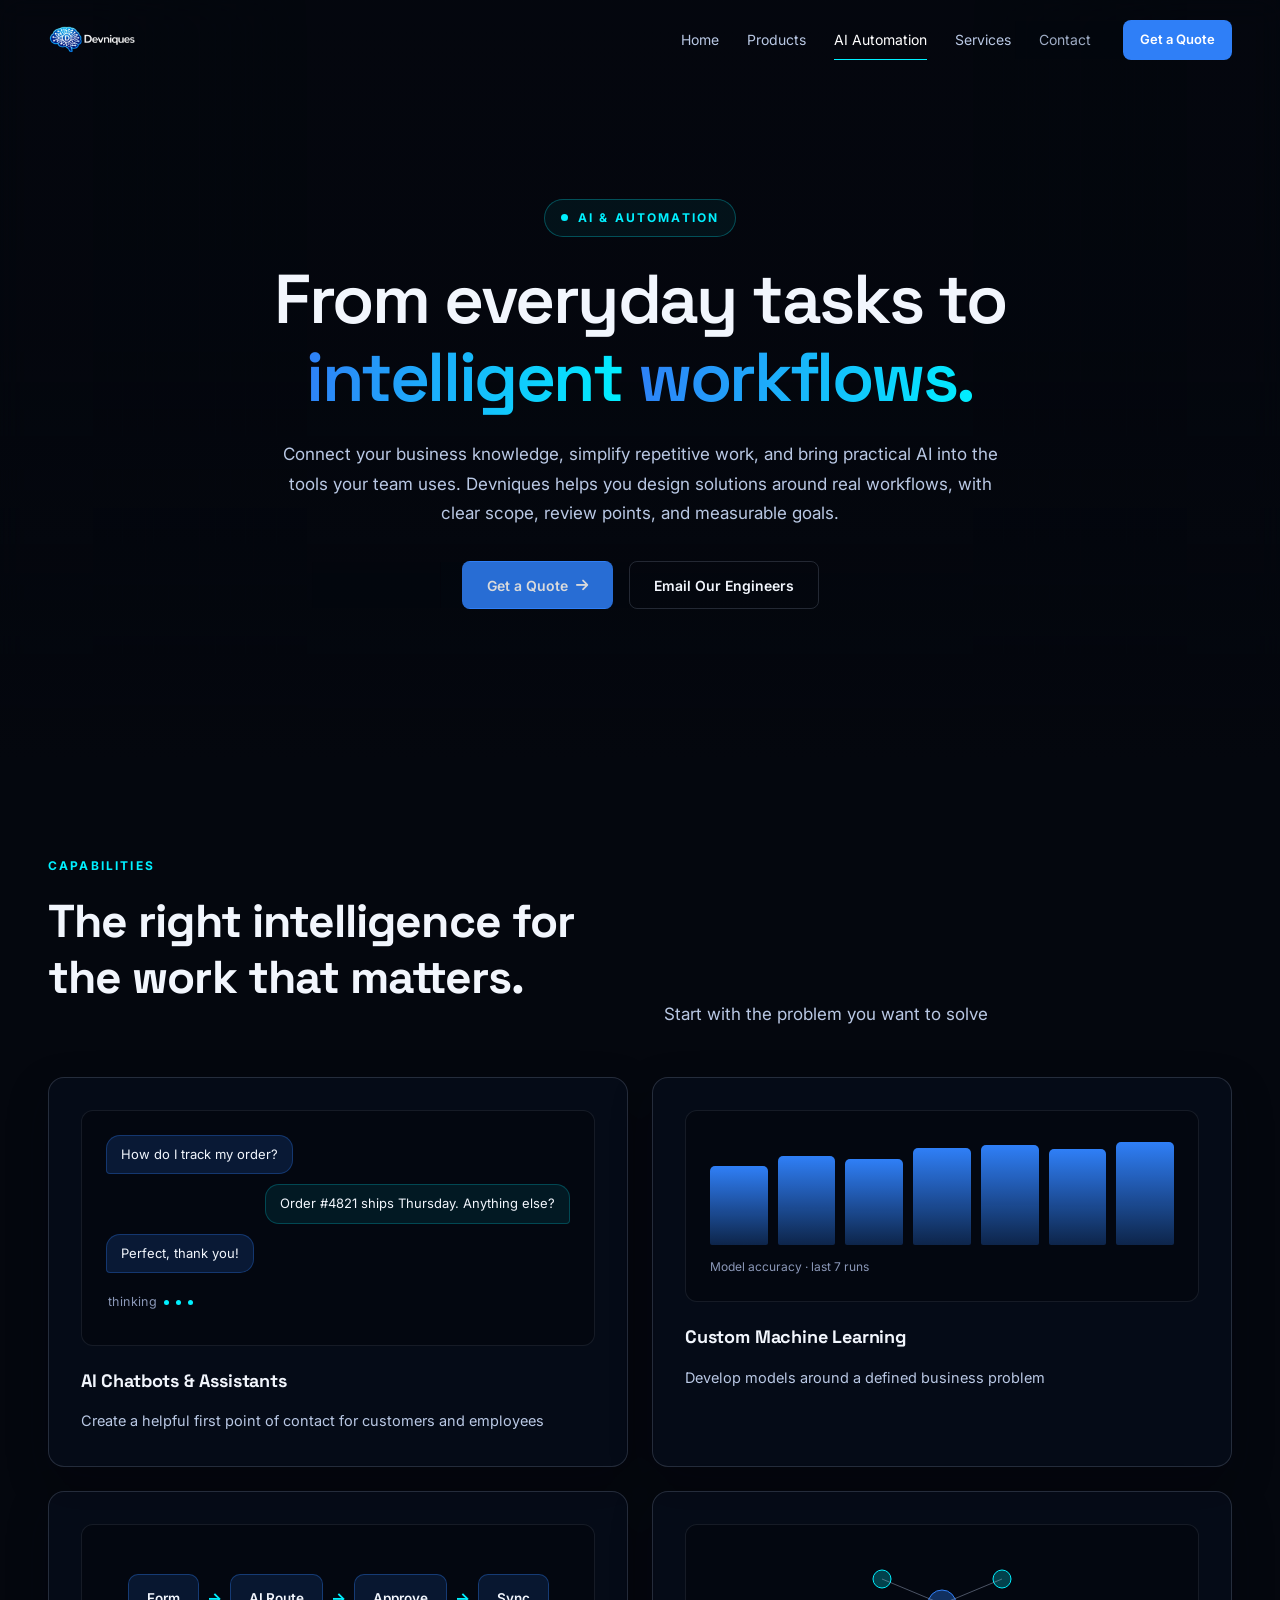
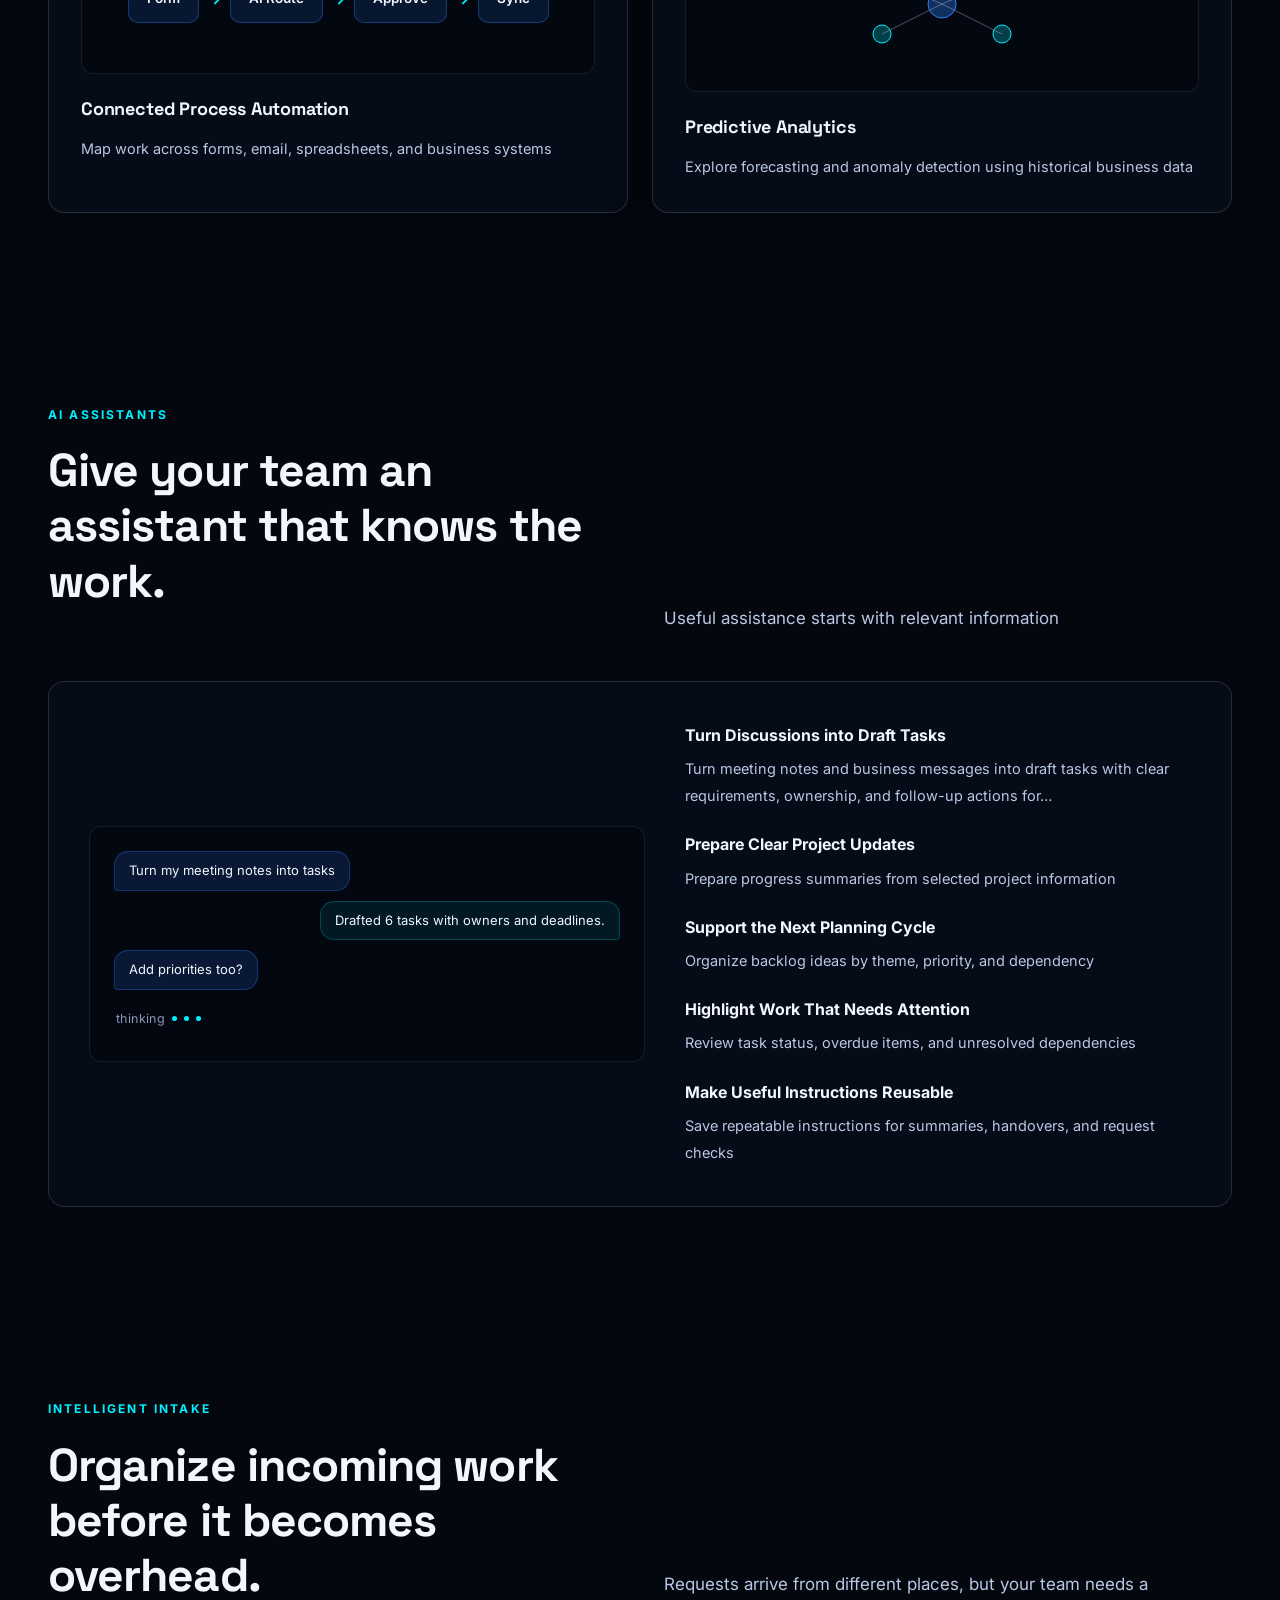
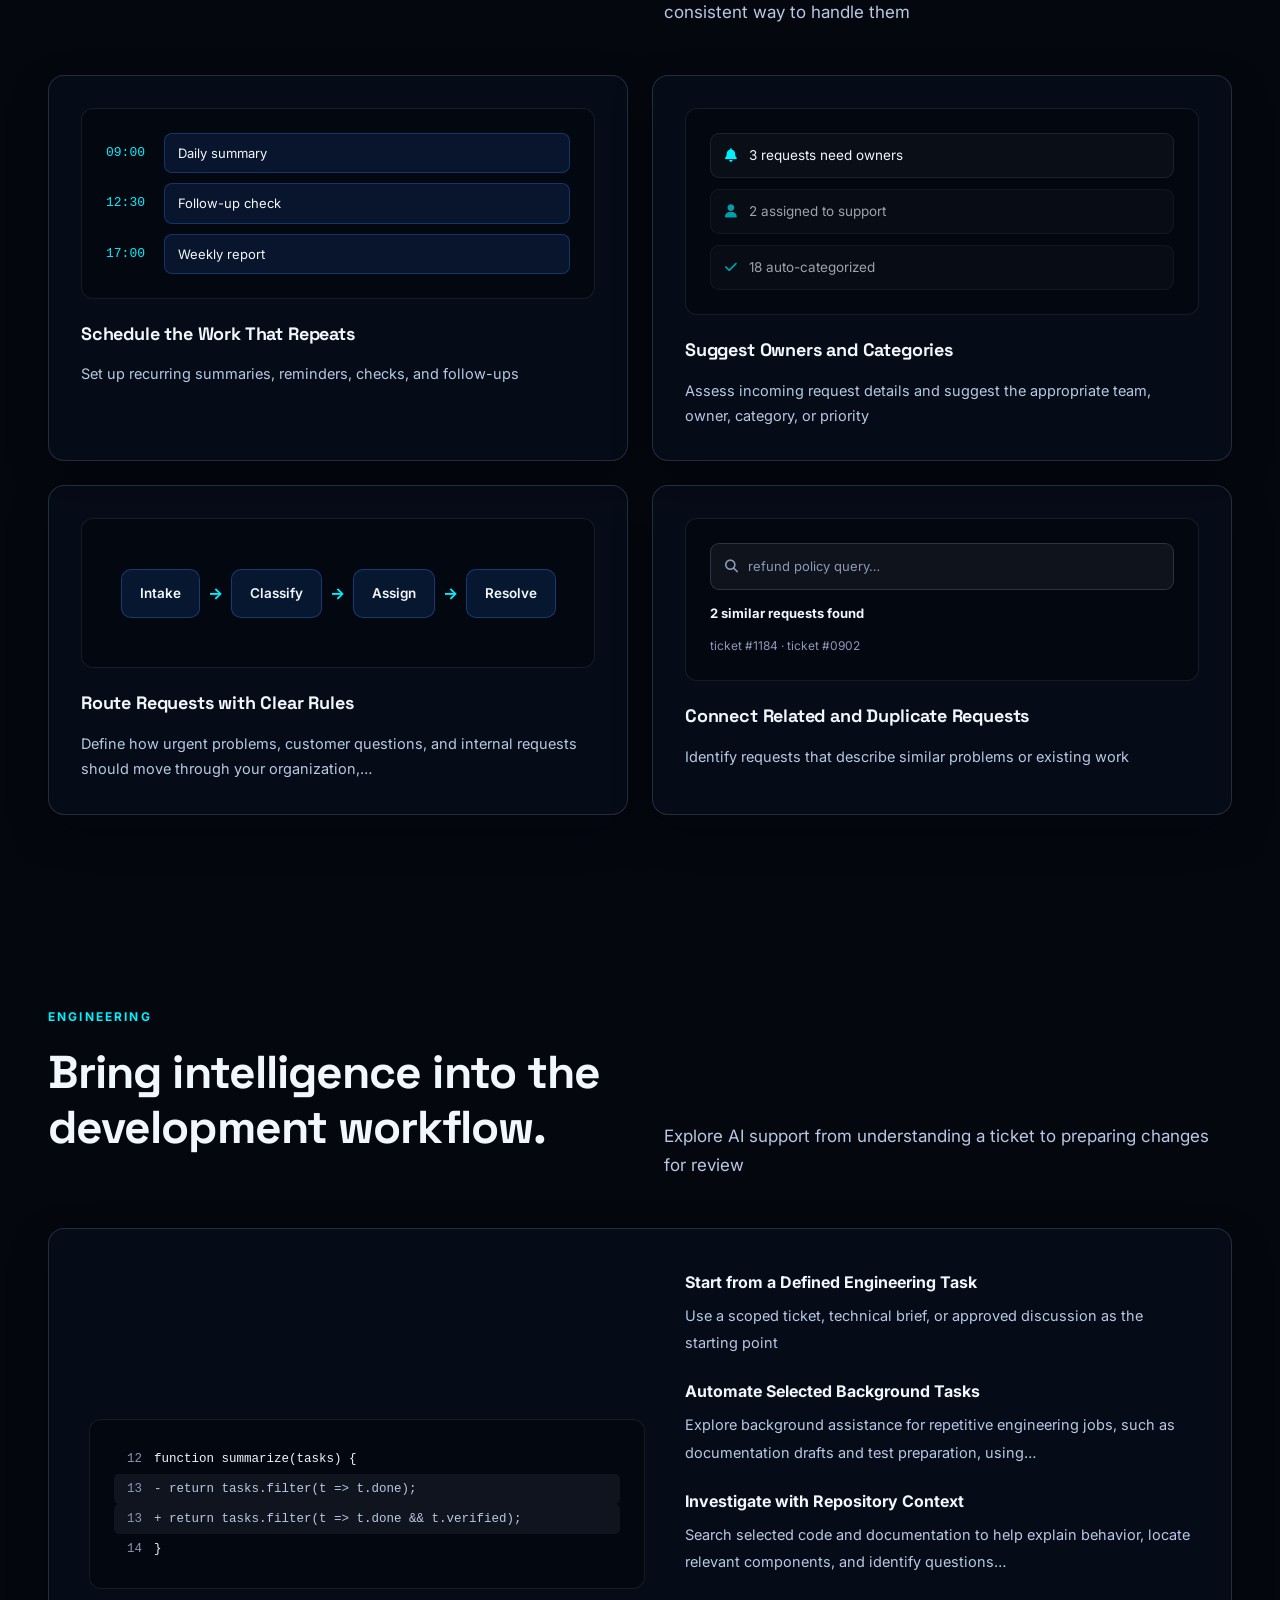
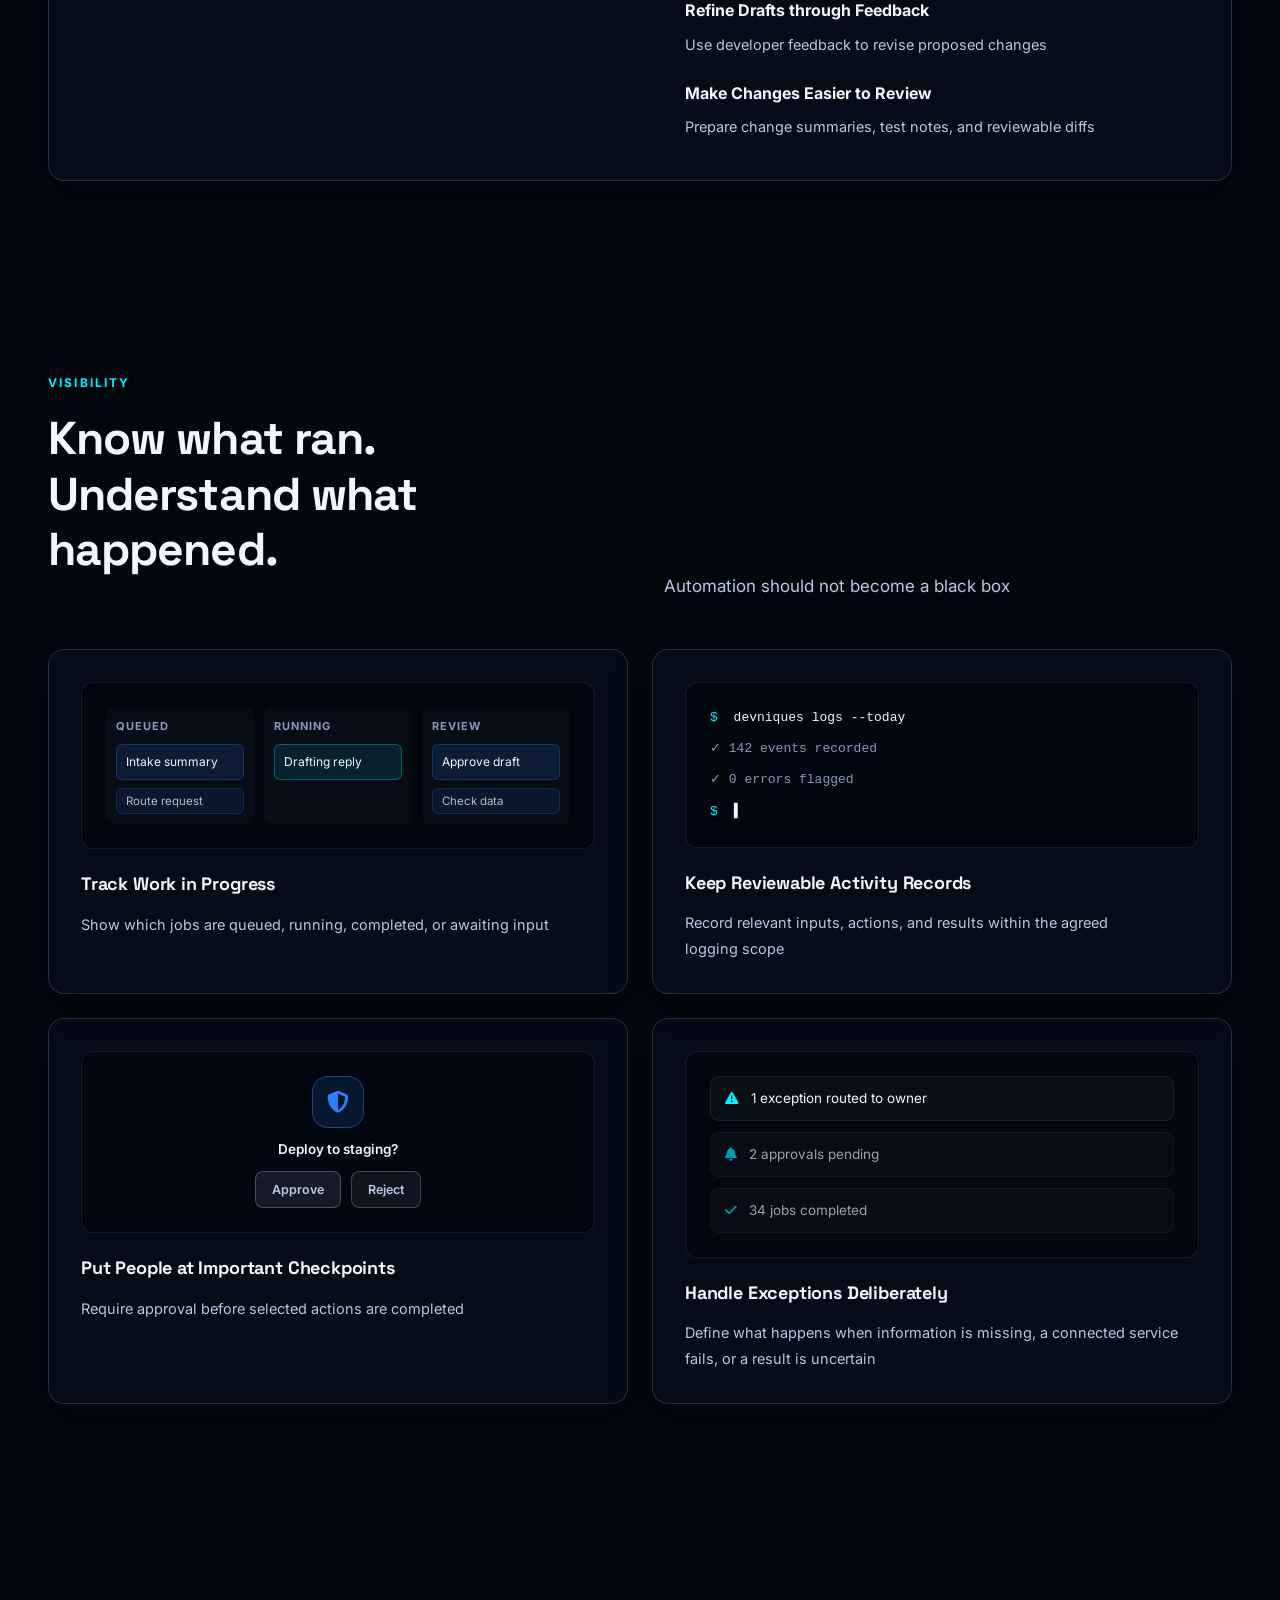
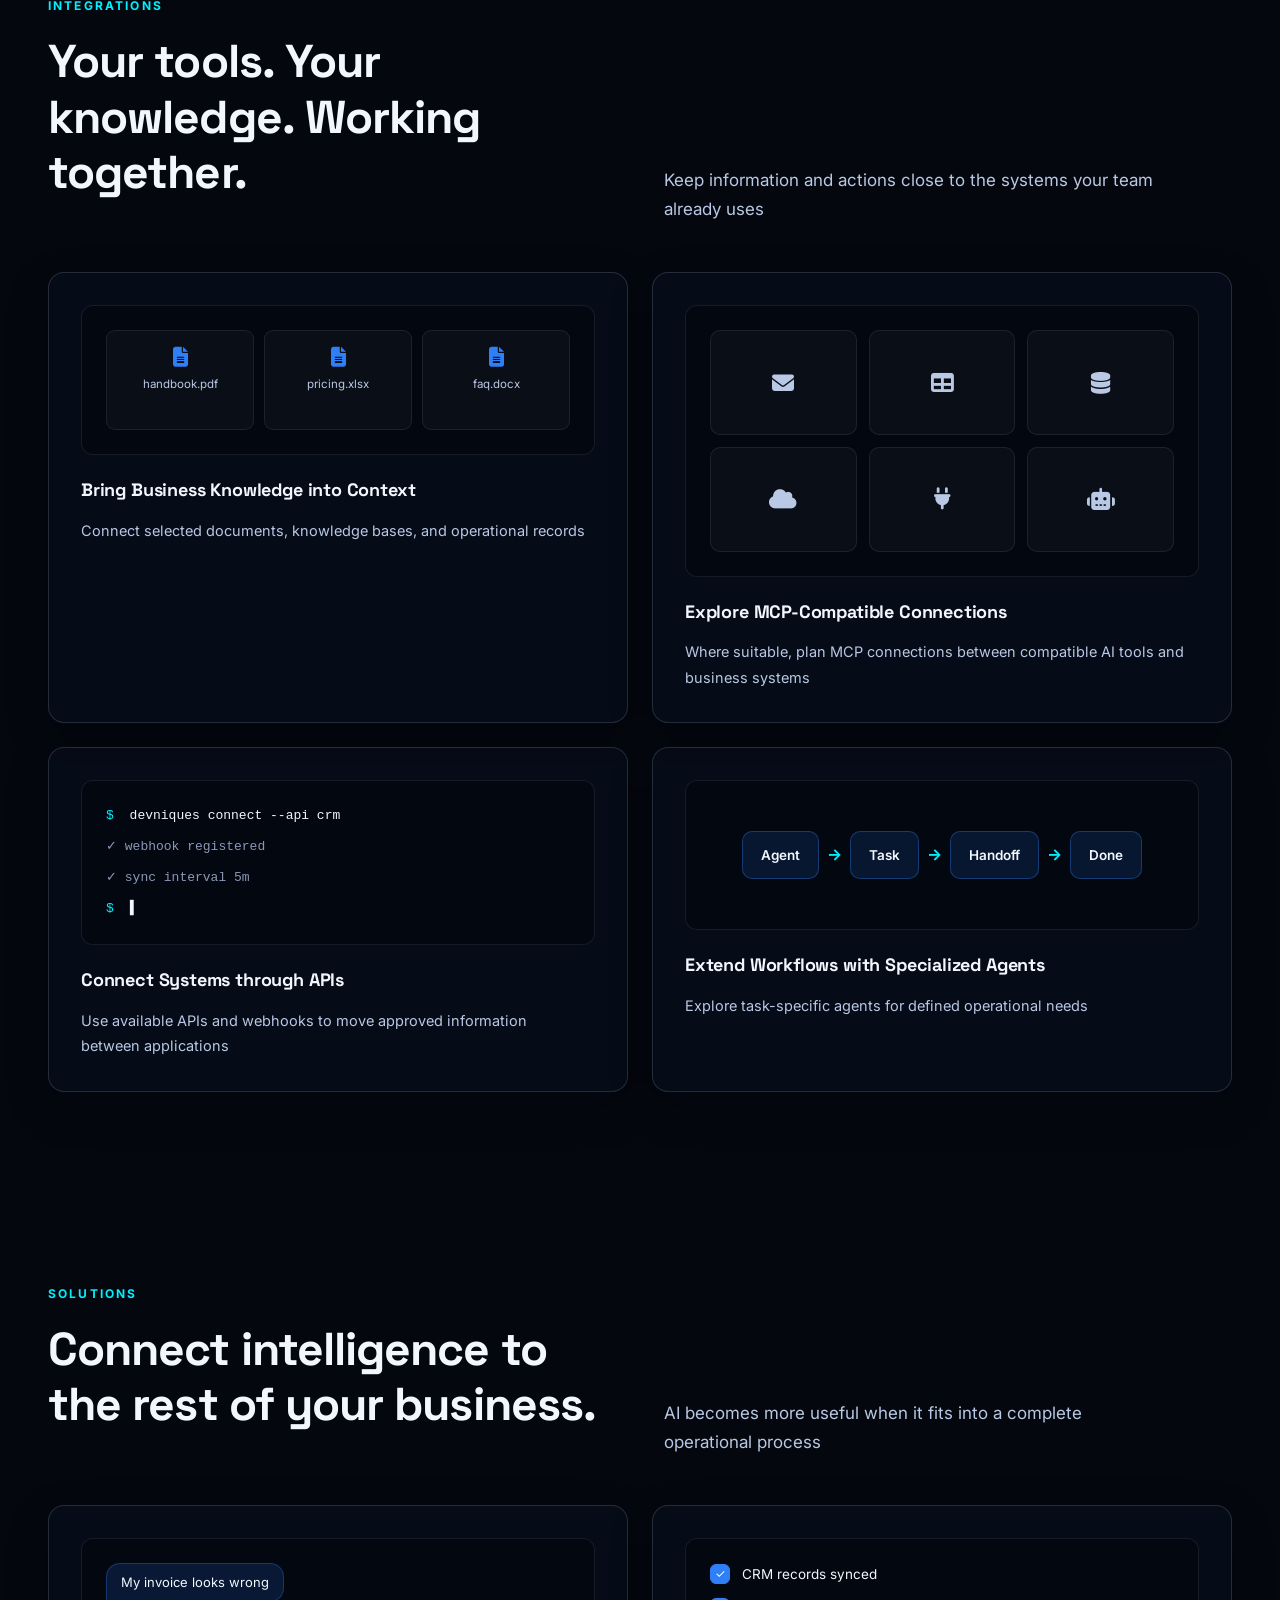
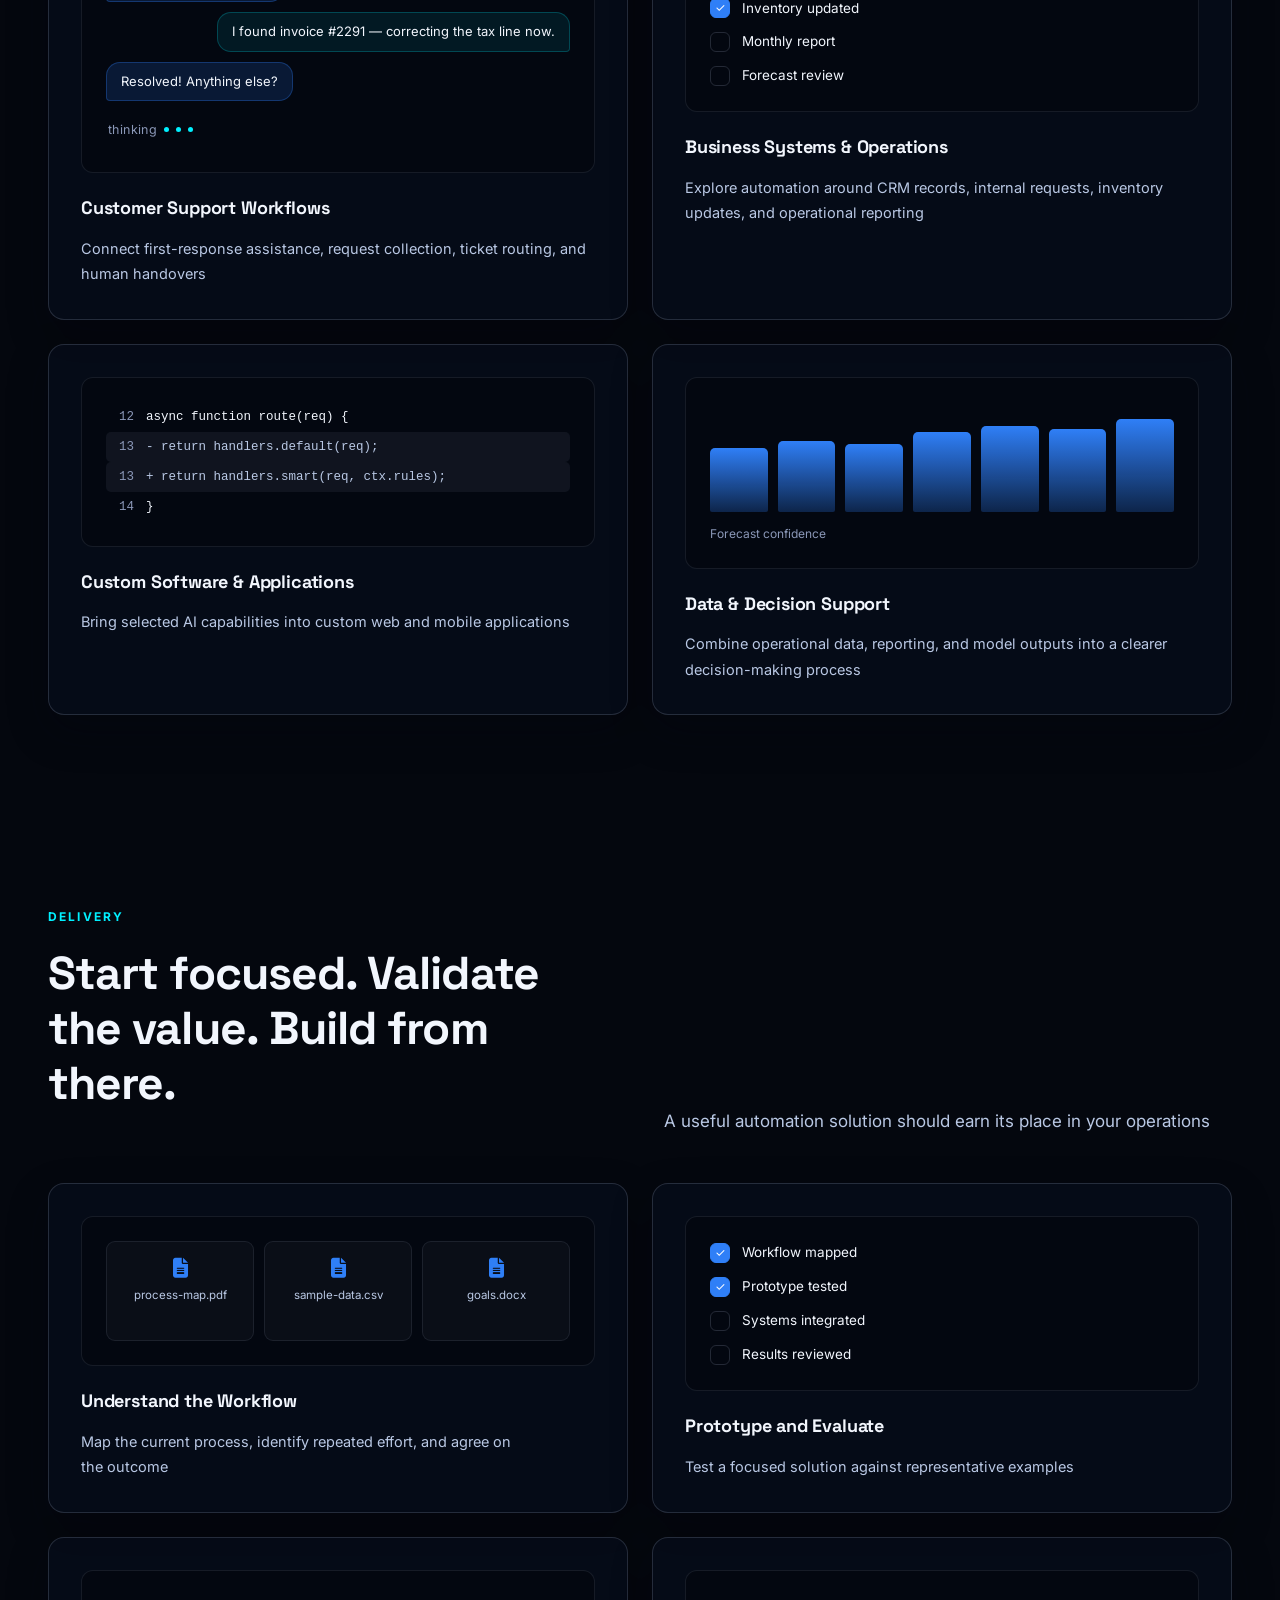
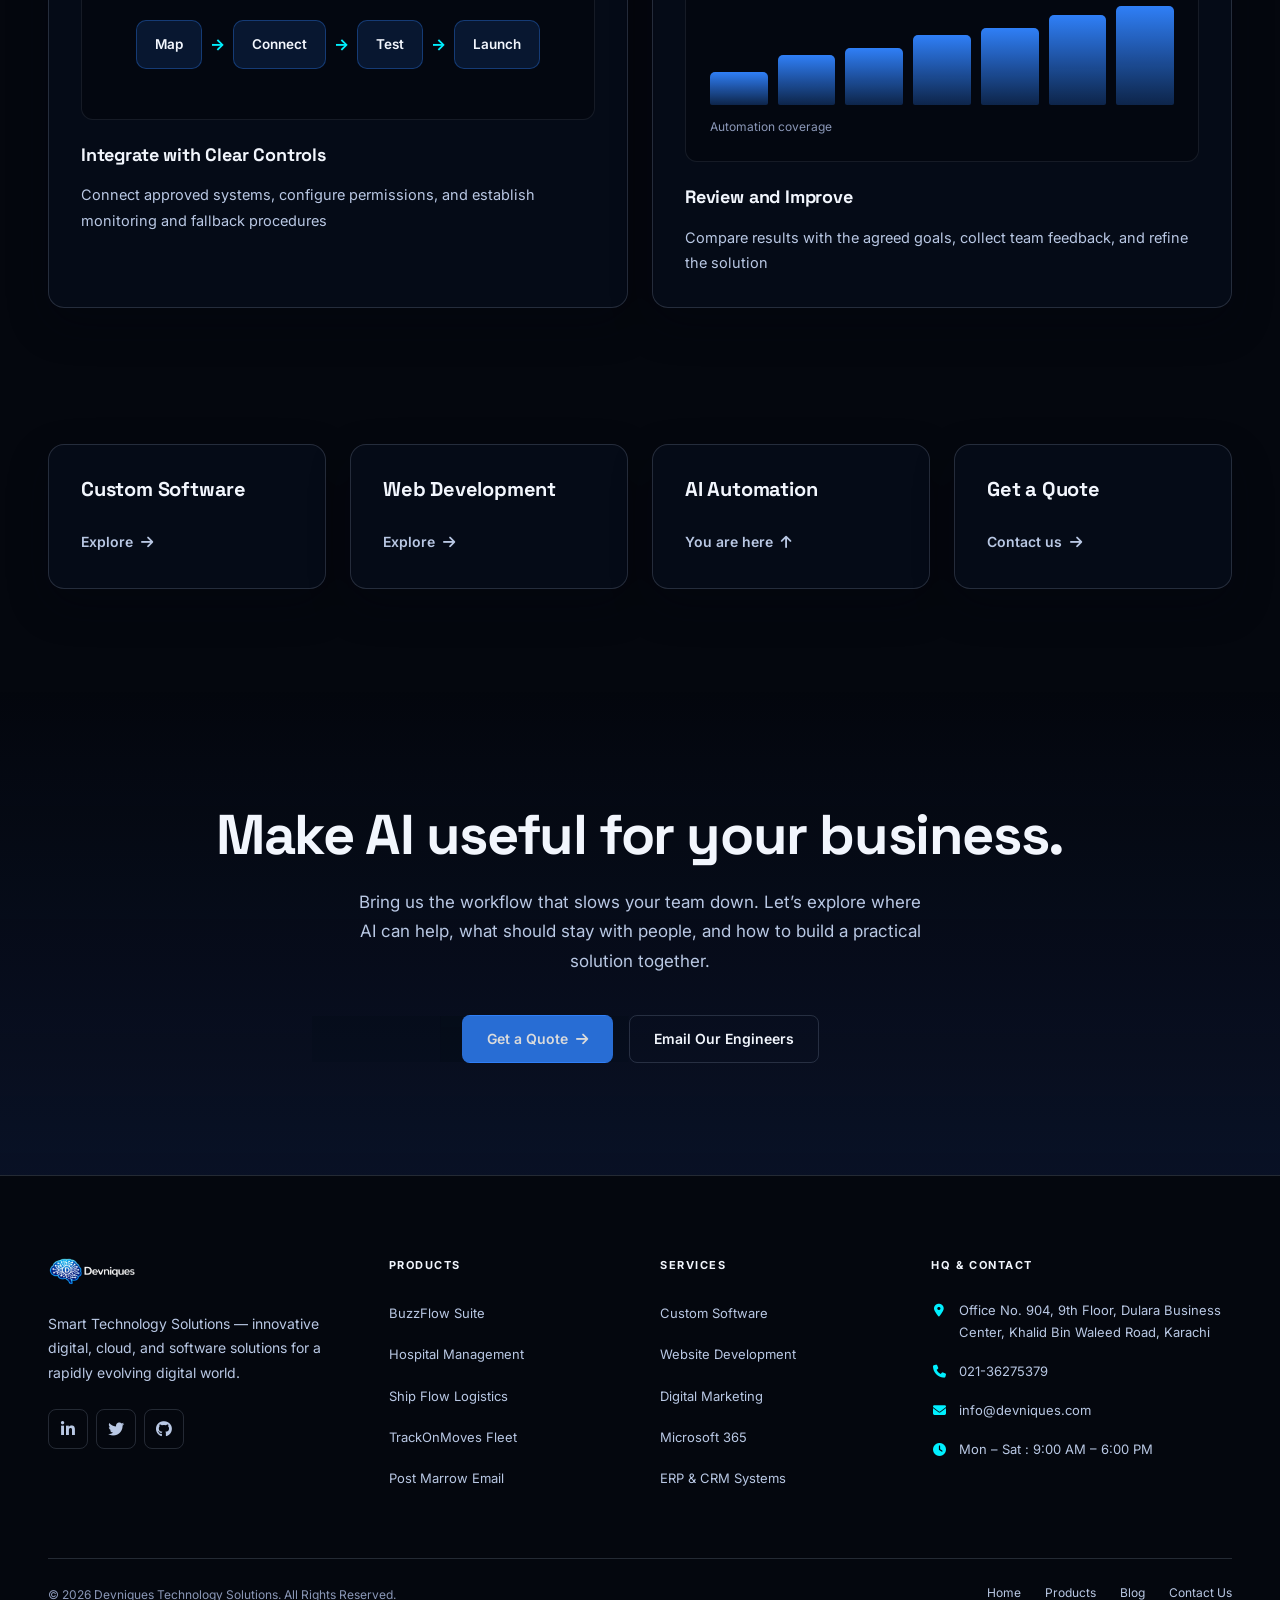
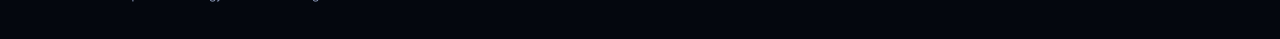
<file: ai-automation.html>
<!DOCTYPE html>
<html lang="en">
<head>
<meta charset="UTF-8">
<meta name="viewport" content="width=device-width, initial-scale=1.0">
<title>AI Automation &ndash; Devniques</title>
<meta name="description" content="AI assistants, custom machine learning, connected workflows, and predictive insights built around your business by Devniques.">
<link rel="preconnect" href="https://fonts.googleapis.com">
<link rel="preconnect" href="https://fonts.gstatic.com" crossorigin>
<link href="https://fonts.googleapis.com/css2?family=Inter:wght@400;500;600;700;800&display=swap" rel="stylesheet">
<link href="https://fonts.googleapis.com/css2?family=Space+Grotesk:wght@500;600;700&display=swap" rel="stylesheet">
<link rel="icon" href="logo-dark.png">
<link rel="stylesheet" href="https://cdnjs.cloudflare.com/ajax/libs/font-awesome/6.4.0/css/all.min.css">
<style>
/* ===== LINEAR-STYLE AI PAGE — Devniques theme ===== */
:root{
  --lx-bg:#04070e; --lx-bg2:#04070e;
  --lx-ink:#ffffff; --lx-ink2:#f2f6fd; --lx-muted:#b9c8e4; --lx-muted2:#8b98b8;
  --lx-blue:#2f7ff7; --lx-blue-d:#2f7ff7; --lx-cyan:#00f0ff;
  --lx-line:rgba(185,200,228,.14); --lx-line-soft:rgba(185,200,228,.09);
  --lx-card:rgba(255,255,255,.028); --lx-radius:14px;
}
*{margin:0;padding:0;box-sizing:border-box}
html{scroll-behavior:smooth}
body{font-family:'Inter',system-ui,-apple-system,sans-serif;color:var(--lx-ink);background:var(--lx-bg);line-height:1.6;-webkit-font-smoothing:antialiased;overflow-x:hidden}
body::before{content:"";position:fixed;inset:0;z-index:-1;pointer-events:none;
  background:radial-gradient(ellipse 60% 40% at 50% -5%,rgba(47,127,247,.10),transparent 70%),
             radial-gradient(ellipse 50% 35% at 85% 40%,rgba(22,41,92,.25),transparent 70%);}
img{max-width:100%;display:block}
a{text-decoration:none;color:inherit}
.wrap{max-width:1180px;margin:0 auto;padding:0 24px}
/* reveal */
.rv{opacity:0;transform:translateY(26px);transition:opacity .7s ease,transform .7s ease}
.rv.in{opacity:1;transform:none}
/* ===== HERO ===== */
.lx-hero{position:relative;min-height:92vh;display:flex;align-items:center;justify-content:center;text-align:center;overflow:hidden;padding:140px 24px 110px}
.lx-hero-bg{position:absolute;inset:0;z-index:0;overflow:hidden}
.lx-hero-bg video{position:absolute;inset:-45px;width:calc(100% + 90px);height:calc(100% + 90px);object-fit:cover;opacity:.85}
.lx-hero-bg .ai-side-blur{position:absolute;top:0;bottom:0;width:24%;pointer-events:none;backdrop-filter:blur(14px);-webkit-backdrop-filter:blur(14px)}
.lx-hero-bg .ai-side-blur.left{left:0;-webkit-mask-image:linear-gradient(to right,#04070e 30%,transparent);mask-image:linear-gradient(to right,#04070e 30%,transparent)}
.lx-hero-bg .ai-side-blur.right{right:0;-webkit-mask-image:linear-gradient(to left,#04070e 30%,transparent);mask-image:linear-gradient(to left,#04070e 30%,transparent)}
.lx-hero-bg .ai-bg-shade{position:absolute;inset:0;background:radial-gradient(ellipse 75% 65% at 50% 42%,rgba(4,7,14,.04),rgba(4,7,14,.52) 78%),linear-gradient(180deg,rgba(4,7,14,.42),rgba(4,7,14,.12) 42%,rgba(4,7,14,.62))}
.lx-hero-inner{position:relative;z-index:1;max-width:860px}
.eyebrow{display:inline-flex;align-items:center;gap:10px;font-size:12px;font-weight:700;letter-spacing:2.5px;color:var(--lx-cyan);text-transform:uppercase;margin-bottom:26px;padding:9px 20px;border-radius:999px;background:rgba(0,240,255,.05);border:1px solid rgba(0,240,255,.28)}
.eyebrow::before{content:"";width:7px;height:7px;border-radius:50%;background:var(--lx-cyan)}
.lx-hero h1{font-size:clamp(44px,6.4vw,76px);font-weight:800;letter-spacing:-.035em;line-height:1.04;margin-bottom:26px}
.lx-hero h1 .accent{background:linear-gradient(100deg,var(--lx-blue),var(--lx-cyan));-webkit-background-clip:text;background-clip:text;color:transparent}
.lx-hero p.sub{font-size:clamp(16px,2vw,19px);color:var(--lx-muted);max-width:700px;margin:0 auto 40px;line-height:1.65}
.lx-cta{display:flex;gap:14px;justify-content:center;flex-wrap:wrap}
.btn{display:inline-flex;align-items:center;gap:9px;background:var(--lx-blue);color:#ffffff;font-weight:600;font-size:15px;padding:14px 30px;border-radius:999px;border:none;cursor:pointer;transition:transform .2s,background .2s}
.btn:hover{background:var(--lx-blue-d);transform:translateY(-2px)}
.btn-outline{background:rgba(255,255,255,.03);color:#ffffff;border:1px solid var(--lx-line)}
.btn-outline:hover{border-color:var(--lx-blue);background:rgba(47,127,247,.12);transform:translateY(-2px)}
/* ===== SECTIONS ===== */
.lx-sec{padding:104px 0;position:relative}
.split-head{display:grid;grid-template-columns:1fr 1fr;gap:48px;align-items:end;margin-bottom:60px}
.eyebrow-sm{font-size:11.5px;font-weight:700;letter-spacing:2.2px;color:var(--lx-cyan);text-transform:uppercase;margin-bottom:18px}
.split-head h2{font-family:'Space Grotesk',sans-serif;font-size:clamp(30px,3.6vw,44px);font-weight:700;letter-spacing:-.02em;line-height:1.14}
.sh-right p{color:var(--lx-muted);font-size:16.5px;line-height:1.7}
/* bento */
.bento{display:grid;gap:20px}
.bento-2{grid-template-columns:1fr 1fr}
.bento-card{background:rgba(255,255,255,.035);border:none;border-radius:var(--lx-radius);padding:28px;transition:transform .25s,background .25s}
.bento-card:hover{background:rgba(255,255,255,.05);transform:translateY(-3px)}
.bento-card h3{font-size:18px;font-weight:700;margin:20px 0 10px;letter-spacing:-.01em}
.bento-card p{color:var(--lx-muted);font-size:14.5px;line-height:1.65}
/* wide panel */
.wide-panel{background:rgba(255,255,255,.03);border:none;border-radius:18px;padding:44px;display:grid;grid-template-columns:1.1fr 1fr;gap:44px;align-items:center}
.wp-list{list-style:none;display:flex;flex-direction:column;gap:22px}
.wp-list li strong{display:block;font-size:16px;margin-bottom:6px}
.wp-list li span{color:var(--lx-muted);font-size:14.5px;line-height:1.6}
/* ===== CSS mock visuals ===== */
.mock{background:rgba(4,7,14,.6);border:none;border-radius:10px;padding:18px;min-height:150px;overflow:hidden}
.mock-chat{display:flex;flex-direction:column;gap:10px}
.mc-row{display:flex}.mc-row.right{justify-content:flex-end}
.mc-bubble{max-width:82%;padding:9px 14px;border-radius:14px;font-size:13px;line-height:1.5}
.mc-in{background:rgba(47,127,247,.16);border:1px solid rgba(47,127,247,.3);border-bottom-left-radius:4px}
.mc-out{background:rgba(0,240,255,.08);border:1px solid rgba(0,240,255,.22);border-bottom-right-radius:4px}
.mc-typing{display:flex;gap:5px;padding:6px 2px}
.mc-typing span{width:7px;height:7px;border-radius:50%;background:var(--lx-muted2);animation:blink 1.2s infinite}
.mc-typing span:nth-child(2){animation-delay:.2s}.mc-typing span:nth-child(3){animation-delay:.4s}
@keyframes blink{0%,100%{opacity:.3}50%{opacity:1}}
.mock-kanban{display:grid;grid-template-columns:1fr 1fr 1fr;gap:10px}
.mk-col{background:rgba(255,255,255,.02);border-radius:8px;padding:10px;display:flex;flex-direction:column;gap:8px}
.mk-head{font-size:11px;font-weight:700;letter-spacing:1px;text-transform:uppercase;color:var(--lx-muted2)}
.mk-card{height:34px;border-radius:6px;background:rgba(47,127,247,.14);border:1px solid rgba(47,127,247,.25)}
.mk-card.short{height:24px;opacity:.6}
.mk-card.run{background:rgba(0,240,255,.10);border-color:rgba(0,240,255,.3);animation:pulse 2s infinite}
@keyframes pulse{0%,100%{opacity:1}50%{opacity:.55}}
.mock-code{font-family:ui-monospace,Menlo,monospace;font-size:12.5px}
.ml{display:flex;gap:12px;padding:5px 10px;border-radius:5px;line-height:1.6}
.ml .ln{color:var(--lx-muted2);min-width:18px;text-align:right;user-select:none}
.ml.del{background:rgba(139,152,184,.09)}.ml.del .lc{color:#b9c8e4}
.ml.add{background:rgba(139,152,184,.09)}.ml.add .lc{color:#b9c8e4}
.mock-term{font-family:ui-monospace,Menlo,monospace;font-size:13px}
.mt-body{display:flex;flex-direction:column;gap:9px}
.mt-line{color:var(--lx-ink2)}.mt-line.dim{color:var(--lx-muted2)}
.mt-p{color:var(--lx-cyan);margin-right:8px}.mt-caret{animation:blink 1s infinite}
.mock-bars{display:flex;flex-direction:column;gap:12px}
.vb-wrap{display:flex;align-items:flex-end;gap:10px;height:110px}
.vb{flex:1;border-radius:5px 5px 2px 2px;background:linear-gradient(180deg,var(--lx-blue),rgba(47,127,247,.25))}
.vb-label{font-size:12px;color:var(--lx-muted2)}
.mock-flow{display:flex;align-items:center;justify-content:center;gap:8px;flex-wrap:wrap;min-height:150px}
.mf-node{background:rgba(47,127,247,.14);border:1px solid rgba(47,127,247,.35);border-radius:10px;padding:12px 18px;font-size:13.5px;font-weight:600}
.mf-arrow{color:var(--lx-cyan);font-weight:700}
.mock-integ{display:grid;grid-template-columns:repeat(3,1fr);gap:12px}
.mi{aspect-ratio:1.4;background:rgba(255,255,255,.03);border:1px solid var(--lx-line-soft);border-radius:10px;display:flex;align-items:center;justify-content:center;font-size:22px;color:var(--lx-muted)}

/* thinking indicator */
.mc-thinking{display:flex;align-items:center;gap:7px;padding:8px 2px;font-size:12.5px;color:var(--lx-muted2);font-style:normal}
.mc-thinking i{font-style:normal;letter-spacing:.4px}
.mc-thinking span{width:5px;height:5px;border-radius:50%;background:var(--lx-cyan);animation:blink 1.2s infinite}
.mc-thinking span:nth-child(3){animation-delay:.2s}.mc-thinking span:nth-child(4){animation-delay:.4s}
/* kanban text cards */
.mk-card{height:auto;min-height:30px;padding:7px 9px;font-size:12px;color:var(--lx-ink2);display:flex;align-items:center}
.mk-card.short{min-height:26px;font-size:11.5px;opacity:.75}
/* checklist */
.mock-check{display:flex;flex-direction:column;gap:11px}
.ck-row{display:flex;align-items:center;gap:12px;font-size:13.5px}
.ck-box{width:20px;height:20px;border-radius:6px;border:1.5px solid var(--lx-line);display:flex;align-items:center;justify-content:center;font-size:12px;color:#ffffff;flex-shrink:0}
.ck-box.done{background:var(--lx-blue);border-color:var(--lx-blue)}
.ck-txt{color:var(--lx-ink2)}
/* search */
.mock-search{display:flex;flex-direction:column;gap:12px}
.ms-bar{background:rgba(255,255,255,.05);border:1px solid var(--lx-line);border-radius:9px;padding:11px 14px;font-size:13px;color:var(--lx-muted2);display:flex;gap:10px;align-items:center}
.ms-res{font-size:13px}.ms-res.dim{color:var(--lx-muted2);font-size:12px}
/* schedule */
.mock-sched{display:flex;flex-direction:column;gap:10px}
.msc-row{display:flex;gap:14px;align-items:center;font-size:13px}
.msc-time{color:var(--lx-cyan);font-family:ui-monospace,monospace;min-width:44px}
.msc-ev{background:rgba(47,127,247,.13);border:1px solid rgba(47,127,247,.3);border-radius:8px;padding:8px 13px;flex:1}
/* docs */
.mock-docs{display:flex;gap:10px}
.md-doc{flex:1;background:rgba(255,255,255,.03);border:1px solid var(--lx-line-soft);border-radius:9px;padding:16px 8px;display:flex;flex-direction:column;align-items:center;gap:8px;font-size:11.5px;color:var(--lx-muted)}
.md-doc i{font-size:20px;color:var(--lx-blue)}
/* approval */
.mock-appr{display:flex;flex-direction:column;align-items:center;gap:10px;text-align:center}
.ma-shield{width:52px;height:52px;border-radius:16px;background:rgba(47,127,247,.14);border:1px solid rgba(47,127,247,.4);display:flex;align-items:center;justify-content:center;font-size:22px;color:var(--lx-blue)}
.ma-txt{font-size:13.5px;font-weight:600}
.ma-btns{display:flex;gap:10px}
.ma-ok{background:rgba(139,152,184,.14);border:1px solid rgba(139,152,184,.4);color:#b9c8e4;border-radius:8px;padding:7px 16px;font-size:12.5px;font-weight:600}
.ma-no{background:rgba(139,152,184,.1);border:1px solid rgba(139,152,184,.35);color:#b9c8e4;border-radius:8px;padding:7px 16px;font-size:12.5px;font-weight:600}
/* notify */
.mock-notify{display:flex;flex-direction:column;gap:11px}
.mn-row{display:flex;gap:12px;align-items:center;font-size:13.5px;background:rgba(255,255,255,.03);border:1px solid var(--lx-line-soft);border-radius:9px;padding:10px 14px}
.mn-row.dim{opacity:.65}.mn-row i{color:var(--lx-cyan)}


/* poster animations on scroll-in */
.bento-card.in .vb{animation:vbgrow .9s ease backwards;transform-origin:bottom}
.bento-card.in .vb:nth-child(2){animation-delay:.08s}.bento-card.in .vb:nth-child(3){animation-delay:.16s}
.bento-card.in .vb:nth-child(4){animation-delay:.24s}.bento-card.in .vb:nth-child(5){animation-delay:.32s}
.bento-card.in .vb:nth-child(6){animation-delay:.4s}.bento-card.in .vb:nth-child(7){animation-delay:.48s}
@keyframes vbgrow{from{transform:scaleY(.1)}to{transform:scaleY(1)}}
.bento-card.in .mc-bubble{animation:msgin .5s ease backwards}
.bento-card.in .mc-row:nth-child(2) .mc-bubble{animation-delay:.25s}
.bento-card.in .mc-row:nth-child(3) .mc-bubble{animation-delay:.5s}
@keyframes msgin{from{opacity:0;transform:translateY(10px)}to{opacity:1;transform:none}}
.bento-card.in .mf-arrow{animation:arrpulse 1.6s infinite}
@keyframes arrpulse{0%,100%{opacity:.4}50%{opacity:1}}
.bento-card.in .mk-card{animation:msgin .5s ease backwards}
.bento-card.in .mk-col:nth-child(2) .mk-card{animation-delay:.2s}
.bento-card.in .mk-col:nth-child(3) .mk-card{animation-delay:.4s}
.bento-card.in .ck-row{animation:msgin .45s ease backwards}
.bento-card.in .ck-row:nth-child(2){animation-delay:.12s}.bento-card.in .ck-row:nth-child(3){animation-delay:.24s}
.bento-card.in .ck-row:nth-child(4){animation-delay:.36s}
.bento-card.in .mf-node{animation:msgin .5s ease backwards}
.wide-panel.in .mock{animation:msgin .6s ease backwards}

/* ===== link cards ===== */
.link-row{display:grid;grid-template-columns:repeat(4,1fr);gap:20px}
.link-card{padding:36px 28px;background:rgba(255,255,255,.025);border-radius:var(--lx-radius);transition:background .25s}

.link-card:hover{background:rgba(47,127,247,.06)}
.link-card h3{font-size:20px;font-weight:700;margin-bottom:26px;letter-spacing:-.01em}
.link-card a.more{color:var(--lx-muted);font-size:14px;font-weight:600;display:inline-flex;align-items:center;gap:8px}
.link-card a.more:hover{color:var(--lx-cyan)}
/* ===== final CTA ===== */
.lx-final{position:relative;text-align:center;padding:130px 24px;overflow:hidden}
.lx-final::before{content:"";position:absolute;inset:0;background:radial-gradient(ellipse 55% 60% at 50% 55%,rgba(47,127,247,.13),transparent 70%);pointer-events:none}
.lx-final h2{font-family:'Space Grotesk',sans-serif;font-size:clamp(34px,4.6vw,56px);font-weight:700;letter-spacing:-.025em;margin-bottom:20px;position:relative}
.lx-final p{color:var(--lx-muted);font-size:17px;max-width:620px;margin:0 auto 38px;position:relative}
/* ===== loader (kept) ===== */
#loader{position:fixed;inset:0;z-index:10000;background:#04070e;display:flex;flex-direction:column;align-items:center;justify-content:center;gap:22px;transition:clip-path .9s cubic-bezier(.76,0,.24,1),opacity .5s}
#loader.done{clip-path:inset(0 0 100% 0);opacity:0;pointer-events:none}
#loader img{width:120px}
.ld-bar{width:180px;height:3px;background:rgba(255,255,255,.12);border-radius:99px;overflow:hidden}
.ld-bar i{display:block;height:100%;width:40%;background:var(--lx-blue);border-radius:99px;animation:ld 1.1s infinite ease-in-out}
@keyframes ld{0%{transform:translateX(-100%)}100%{transform:translateX(450%)}}
#loader small{color:var(--lx-muted2);letter-spacing:3px;font-size:11px;text-transform:uppercase}
#sprog{position:fixed;top:0;left:0;height:2px;width:0;background:var(--lx-blue);z-index:10001}
/* responsive */
@media(max-width:900px){
  .split-head{grid-template-columns:1fr;gap:20px}
  .bento-2{grid-template-columns:1fr}
  .wide-panel{grid-template-columns:1fr;padding:30px}
  .link-row{grid-template-columns:1fr 1fr}
  .link-card:nth-child(3){border-left:none}
  .link-card{border-top:1px solid var(--lx-line-soft)}
  .link-card:nth-child(-n+2){border-top:none}
  .lx-sec{padding:72px 0}
}
@media(max-width:560px){.link-row{grid-template-columns:1fr}.link-card{border-left:none;border-top:1px solid var(--lx-line-soft)}.link-card:first-child{border-top:none}}
</style>
<link rel="stylesheet" href="assets/shared.css">
</head>
<body id="top">
<div id="loader"><img src="logo-white.png" alt="Devniques"><div class="ld-bar"><i></i></div><small>Smart Technology Solutions</small></div>
<div id="sprog"></div>
<noscript><style>#loader,#sprog{display:none!important}</style></noscript>

<div id="navbar"></div>

<main>
<!-- HERO -->
<section class="lx-hero">
  <div class="lx-hero-bg" aria-hidden="true">
    <video autoplay muted loop playsinline preload="metadata" src="videos/ai-hero.mp4"></video>
    <div class="ai-side-blur left"></div>
    <div class="ai-side-blur right"></div>
    <div class="ai-bg-shade"></div>
  </div>
  <div class="lx-hero-inner">
    <div class="eyebrow rv">AI &amp; Automation</div>
    <h1 class="rv">From everyday tasks to <span class="accent">intelligent workflows.</span></h1>
    <p class="sub rv">Connect your business knowledge, simplify repetitive work, and bring practical AI into the tools your team uses. Devniques helps you design solutions around real workflows, with clear scope, review points, and measurable goals.</p>
    <div class="lx-cta rv">
      <a class="btn" href="index.html#contact">Get a Quote <i class="fa-solid fa-arrow-right"></i></a>
      <a class="btn btn-outline" href="mailto:info@devniques.com">Email Our Engineers</a>
    </div>
  </div>
</section>
<section class="lx-sec">
  <div class="wrap">
    <div class="split-head rv">
      <div class="sh-left"><div class="eyebrow-sm">Capabilities</div><h2>The right intelligence for the work that matters.</h2></div>
      <div class="sh-right"><p>Start with the problem you want to solve</p></div>
    </div>
    <div class="bento bento-2"><div class="bento-card rv">
      <div class="mock mock-chat">
      <div class="mc-row"><div class="mc-bubble mc-in">How do I track my order?</div></div>
      <div class="mc-row right"><div class="mc-bubble mc-out">Order #4821 ships Thursday. Anything else?</div></div>
      <div class="mc-row"><div class="mc-bubble mc-in">Perfect, thank you!</div></div>
      <div class="mc-thinking"><i>thinking</i><span></span><span></span><span></span></div>
    </div>
      <h3>AI Chatbots &amp; Assistants</h3>
      <p>Create a helpful first point of contact for customers and employees</p>
    </div><div class="bento-card rv">
      <div class="mock mock-bars"><div class="vb-wrap"><div class="vb" style="height:72%"></div><div class="vb" style="height:81%"></div><div class="vb" style="height:78%"></div><div class="vb" style="height:88%"></div><div class="vb" style="height:91%"></div><div class="vb" style="height:87%"></div><div class="vb" style="height:94%"></div></div><div class="vb-label">Model accuracy · last 7 runs</div></div>
      <h3>Custom Machine Learning</h3>
      <p>Develop models around a defined business problem</p>
    </div><div class="bento-card rv">
      <div class="mock mock-flow">
      <div class="mf-node">Form</div><div class="mf-arrow">→</div>
      <div class="mf-node">AI Route</div><div class="mf-arrow">→</div>
      <div class="mf-node">Approve</div><div class="mf-arrow">→</div>
      <div class="mf-node">Sync</div>
    </div>
      <h3>Connected Process Automation</h3>
      <p>Map work across forms, email, spreadsheets, and business systems</p>
    </div><div class="bento-card rv">
      <div class="mock mock-net">
      <svg viewBox="0 0 200 110" width="100%" height="110"><circle cx="100" cy="55" r="14" fill="rgba(47,127,247,.35)" stroke="#2f7ff7"/><circle cx="40" cy="30" r="9" fill="rgba(0,240,255,.25)" stroke="#00f0ff"/><circle cx="160" cy="30" r="9" fill="rgba(0,240,255,.25)" stroke="#00f0ff"/><circle cx="40" cy="85" r="9" fill="rgba(0,240,255,.25)" stroke="#00f0ff"/><circle cx="160" cy="85" r="9" fill="rgba(0,240,255,.25)" stroke="#00f0ff"/><line x1="100" y1="55" x2="40" y2="30" stroke="rgba(185,200,228,.4)"/><line x1="100" y1="55" x2="160" y2="30" stroke="rgba(185,200,228,.4)"/><line x1="100" y1="55" x2="40" y2="85" stroke="rgba(185,200,228,.4)"/><line x1="100" y1="55" x2="160" y2="85" stroke="rgba(185,200,228,.4)"/></svg>
    </div>
      <h3>Predictive Analytics</h3>
      <p>Explore forecasting and anomaly detection using historical business data</p>
    </div></div>
  </div>
</section><section class="lx-sec">
  <div class="wrap">
    <div class="split-head rv">
      <div class="sh-left"><div class="eyebrow-sm">AI Assistants</div><h2>Give your team an assistant that knows the work.</h2></div>
      <div class="sh-right"><p>Useful assistance starts with relevant information</p></div>
    </div>
    <div class="wide-panel rv"><div class="wp-visual"><div class="mock mock-chat">
      <div class="mc-row"><div class="mc-bubble mc-in">Turn my meeting notes into tasks</div></div>
      <div class="mc-row right"><div class="mc-bubble mc-out">Drafted 6 tasks with owners and deadlines.</div></div>
      <div class="mc-row"><div class="mc-bubble mc-in">Add priorities too?</div></div>
      <div class="mc-thinking"><i>thinking</i><span></span><span></span><span></span></div>
    </div></div>
          <ul class="wp-list"><li><strong>Turn Discussions into Draft Tasks</strong><span>Turn meeting notes and business messages into draft tasks with clear requirements, ownership, and follow-up actions for…</span></li><li><strong>Prepare Clear Project Updates</strong><span>Prepare progress summaries from selected project information</span></li><li><strong>Support the Next Planning Cycle</strong><span>Organize backlog ideas by theme, priority, and dependency</span></li><li><strong>Highlight Work That Needs Attention</strong><span>Review task status, overdue items, and unresolved dependencies</span></li><li><strong>Make Useful Instructions Reusable</strong><span>Save repeatable instructions for summaries, handovers, and request checks</span></li></ul></div>
  </div>
</section><section class="lx-sec">
  <div class="wrap">
    <div class="split-head rv">
      <div class="sh-left"><div class="eyebrow-sm">Intelligent Intake</div><h2>Organize incoming work before it becomes overhead.</h2></div>
      <div class="sh-right"><p>Requests arrive from different places, but your team needs a consistent way to handle them</p></div>
    </div>
    <div class="bento bento-2"><div class="bento-card rv">
      <div class="mock mock-sched"><div class="msc-row"><div class="msc-time">09:00</div><div class="msc-ev">Daily summary</div></div><div class="msc-row"><div class="msc-time">12:30</div><div class="msc-ev">Follow-up check</div></div><div class="msc-row"><div class="msc-time">17:00</div><div class="msc-ev">Weekly report</div></div></div>
      <h3>Schedule the Work That Repeats</h3>
      <p>Set up recurring summaries, reminders, checks, and follow-ups</p>
    </div><div class="bento-card rv">
      <div class="mock mock-notify"><div class="mn-row"><i class="fa-solid fa-bell"></i><span>3 requests need owners</span></div><div class="mn-row dim"><i class="fa-solid fa-user"></i><span>2 assigned to support</span></div><div class="mn-row dim"><i class="fa-solid fa-check"></i><span>18 auto-categorized</span></div></div>
      <h3>Suggest Owners and Categories</h3>
      <p>Assess incoming request details and suggest the appropriate team, owner, category, or priority</p>
    </div><div class="bento-card rv">
      <div class="mock mock-flow">
      <div class="mf-node">Intake</div><div class="mf-arrow">→</div>
      <div class="mf-node">Classify</div><div class="mf-arrow">→</div>
      <div class="mf-node">Assign</div><div class="mf-arrow">→</div>
      <div class="mf-node">Resolve</div>
    </div>
      <h3>Route Requests with Clear Rules</h3>
      <p>Define how urgent problems, customer questions, and internal requests should move through your organization,…</p>
    </div><div class="bento-card rv">
      <div class="mock mock-search">
      <div class="ms-bar"><i class="fa-solid fa-magnifying-glass"></i> refund policy query…</div>
      <div class="ms-res"><strong><strong>2 similar</strong> requests found</strong></div>
      <div class="ms-res dim">ticket #1184 · ticket #0902</div>
    </div>
      <h3>Connect Related and Duplicate Requests</h3>
      <p>Identify requests that describe similar problems or existing work</p>
    </div></div>
  </div>
</section><section class="lx-sec">
  <div class="wrap">
    <div class="split-head rv">
      <div class="sh-left"><div class="eyebrow-sm">Engineering</div><h2>Bring intelligence into the development workflow.</h2></div>
      <div class="sh-right"><p>Explore AI support from understanding a ticket to preparing changes for review</p></div>
    </div>
    <div class="wide-panel rv"><div class="wp-visual"><div class="mock mock-code"><div class="mc-lines">
      <div class="ml"><span class="ln">12</span><span class="lc">function summarize(tasks) {</span></div>
      <div class="ml del"><span class="ln">13</span><span class="lc">-  return tasks.filter(t => t.done);</span></div>
      <div class="ml add"><span class="ln">13</span><span class="lc">+  return tasks.filter(t => t.done && t.verified);</span></div>
      <div class="ml"><span class="ln">14</span><span class="lc">}</span></div>
    </div></div></div>
          <ul class="wp-list"><li><strong>Start from a Defined Engineering Task</strong><span>Use a scoped ticket, technical brief, or approved discussion as the starting point</span></li><li><strong>Automate Selected Background Tasks</strong><span>Explore background assistance for repetitive engineering jobs, such as documentation drafts and test preparation, using…</span></li><li><strong>Investigate with Repository Context</strong><span>Search selected code and documentation to help explain behavior, locate relevant components, and identify questions…</span></li><li><strong>Refine Drafts through Feedback</strong><span>Use developer feedback to revise proposed changes</span></li><li><strong>Make Changes Easier to Review</strong><span>Prepare change summaries, test notes, and reviewable diffs</span></li></ul></div>
  </div>
</section><section class="lx-sec">
  <div class="wrap">
    <div class="split-head rv">
      <div class="sh-left"><div class="eyebrow-sm">Visibility</div><h2>Know what ran. Understand what happened.</h2></div>
      <div class="sh-right"><p>Automation should not become a black box</p></div>
    </div>
    <div class="bento bento-2"><div class="bento-card rv">
      <div class="mock mock-kanban">
      <div class="mk-col"><div class="mk-head">Queued</div><div class="mk-card">Intake summary</div><div class="mk-card short">Route request</div></div>
      <div class="mk-col"><div class="mk-head">Running</div><div class="mk-card run">Drafting reply</div></div>
      <div class="mk-col"><div class="mk-head">Review</div><div class="mk-card">Approve draft</div><div class="mk-card short">Check data</div></div>
    </div>
      <h3>Track Work in Progress</h3>
      <p>Show which jobs are queued, running, completed, or awaiting input</p>
    </div><div class="bento-card rv">
      <div class="mock mock-term"><div class="mt-body">
      <div class="mt-line"><span class="mt-p">$</span> devniques logs --today</div>
      <div class="mt-line dim">✓ 142 events recorded</div>
      <div class="mt-line dim">✓ 0 errors flagged</div>
      <div class="mt-line"><span class="mt-p">$</span> <span class="mt-caret">▍</span></div>
    </div></div>
      <h3>Keep Reviewable Activity Records</h3>
      <p>Record relevant inputs, actions, and results within the agreed logging scope</p>
    </div><div class="bento-card rv">
      <div class="mock mock-appr">
      <div class="ma-shield"><i class="fa-solid fa-shield-halved"></i></div>
      <div class="ma-txt">Deploy to staging?</div>
      <div class="ma-btns"><span class="ma-ok">Approve</span><span class="ma-no">Reject</span></div>
    </div>
      <h3>Put People at Important Checkpoints</h3>
      <p>Require approval before selected actions are completed</p>
    </div><div class="bento-card rv">
      <div class="mock mock-notify"><div class="mn-row"><i class="fa-solid fa-triangle-exclamation"></i><span>1 exception routed to owner</span></div><div class="mn-row dim"><i class="fa-solid fa-bell"></i><span>2 approvals pending</span></div><div class="mn-row dim"><i class="fa-solid fa-check"></i><span>34 jobs completed</span></div></div>
      <h3>Handle Exceptions Deliberately</h3>
      <p>Define what happens when information is missing, a connected service fails, or a result is uncertain</p>
    </div></div>
  </div>
</section><section class="lx-sec">
  <div class="wrap">
    <div class="split-head rv">
      <div class="sh-left"><div class="eyebrow-sm">Integrations</div><h2>Your tools. Your knowledge. Working together.</h2></div>
      <div class="sh-right"><p>Keep information and actions close to the systems your team already uses</p></div>
    </div>
    <div class="bento bento-2"><div class="bento-card rv">
      <div class="mock mock-docs"><div class="md-doc"><i class="fa-solid fa-file-lines"></i><span>handbook.pdf</span></div><div class="md-doc"><i class="fa-solid fa-file-lines"></i><span>pricing.xlsx</span></div><div class="md-doc"><i class="fa-solid fa-file-lines"></i><span>faq.docx</span></div></div>
      <h3>Bring Business Knowledge into Context</h3>
      <p>Connect selected documents, knowledge bases, and operational records</p>
    </div><div class="bento-card rv">
      <div class="mock mock-integ"><div class="mi"><i class="fa-solid fa-envelope"></i></div><div class="mi"><i class="fa-solid fa-table"></i></div><div class="mi"><i class="fa-solid fa-database"></i></div><div class="mi"><i class="fa-solid fa-cloud"></i></div><div class="mi"><i class="fa-solid fa-plug"></i></div><div class="mi"><i class="fa-solid fa-robot"></i></div></div>
      <h3>Explore MCP-Compatible Connections</h3>
      <p>Where suitable, plan MCP connections between compatible AI tools and business systems</p>
    </div><div class="bento-card rv">
      <div class="mock mock-term"><div class="mt-body">
      <div class="mt-line"><span class="mt-p">$</span> devniques connect --api crm</div>
      <div class="mt-line dim">✓ webhook registered</div>
      <div class="mt-line dim">✓ sync interval 5m</div>
      <div class="mt-line"><span class="mt-p">$</span> <span class="mt-caret">▍</span></div>
    </div></div>
      <h3>Connect Systems through APIs</h3>
      <p>Use available APIs and webhooks to move approved information between applications</p>
    </div><div class="bento-card rv">
      <div class="mock mock-flow">
      <div class="mf-node">Agent</div><div class="mf-arrow">→</div>
      <div class="mf-node">Task</div><div class="mf-arrow">→</div>
      <div class="mf-node">Handoff</div><div class="mf-arrow">→</div>
      <div class="mf-node">Done</div>
    </div>
      <h3>Extend Workflows with Specialized Agents</h3>
      <p>Explore task-specific agents for defined operational needs</p>
    </div></div>
  </div>
</section><section class="lx-sec">
  <div class="wrap">
    <div class="split-head rv">
      <div class="sh-left"><div class="eyebrow-sm">Solutions</div><h2>Connect intelligence to the rest of your business.</h2></div>
      <div class="sh-right"><p>AI becomes more useful when it fits into a complete operational process</p></div>
    </div>
    <div class="bento bento-2"><div class="bento-card rv">
      <div class="mock mock-chat">
      <div class="mc-row"><div class="mc-bubble mc-in">My invoice looks wrong</div></div>
      <div class="mc-row right"><div class="mc-bubble mc-out">I found invoice #2291 — correcting the tax line now.</div></div>
      <div class="mc-row"><div class="mc-bubble mc-in">Resolved! Anything else?</div></div>
      <div class="mc-thinking"><i>thinking</i><span></span><span></span><span></span></div>
    </div>
      <h3>Customer Support Workflows</h3>
      <p>Connect first-response assistance, request collection, ticket routing, and human handovers</p>
    </div><div class="bento-card rv">
      <div class="mock mock-check"><div class="ck-row"><div class="ck-box done">✓</div><div class="ck-txt">CRM records synced</div></div><div class="ck-row"><div class="ck-box done">✓</div><div class="ck-txt">Inventory updated</div></div><div class="ck-row"><div class="ck-box"></div><div class="ck-txt">Monthly report</div></div><div class="ck-row"><div class="ck-box"></div><div class="ck-txt">Forecast review</div></div></div>
      <h3>Business Systems &amp; Operations</h3>
      <p>Explore automation around CRM records, internal requests, inventory updates, and operational reporting</p>
    </div><div class="bento-card rv">
      <div class="mock mock-code"><div class="mc-lines">
      <div class="ml"><span class="ln">12</span><span class="lc">async function route(req) {</span></div>
      <div class="ml del"><span class="ln">13</span><span class="lc">-  return handlers.default(req);</span></div>
      <div class="ml add"><span class="ln">13</span><span class="lc">+  return handlers.smart(req, ctx.rules);</span></div>
      <div class="ml"><span class="ln">14</span><span class="lc">}</span></div>
    </div></div>
      <h3>Custom Software &amp; Applications</h3>
      <p>Bring selected AI capabilities into custom web and mobile applications</p>
    </div><div class="bento-card rv">
      <div class="mock mock-bars"><div class="vb-wrap"><div class="vb" style="height:58%"></div><div class="vb" style="height:64%"></div><div class="vb" style="height:61%"></div><div class="vb" style="height:72%"></div><div class="vb" style="height:78%"></div><div class="vb" style="height:75%"></div><div class="vb" style="height:84%"></div></div><div class="vb-label">Forecast confidence</div></div>
      <h3>Data &amp; Decision Support</h3>
      <p>Combine operational data, reporting, and model outputs into a clearer decision-making process</p>
    </div></div>
  </div>
</section><section class="lx-sec">
  <div class="wrap">
    <div class="split-head rv">
      <div class="sh-left"><div class="eyebrow-sm">Delivery</div><h2>Start focused. Validate the value. Build from there.</h2></div>
      <div class="sh-right"><p>A useful automation solution should earn its place in your operations</p></div>
    </div>
    <div class="bento bento-2"><div class="bento-card rv">
      <div class="mock mock-docs"><div class="md-doc"><i class="fa-solid fa-file-lines"></i><span>process-map.pdf</span></div><div class="md-doc"><i class="fa-solid fa-file-lines"></i><span>sample-data.csv</span></div><div class="md-doc"><i class="fa-solid fa-file-lines"></i><span>goals.docx</span></div></div>
      <h3>Understand the Workflow</h3>
      <p>Map the current process, identify repeated effort, and agree on the outcome</p>
    </div><div class="bento-card rv">
      <div class="mock mock-check"><div class="ck-row"><div class="ck-box done">✓</div><div class="ck-txt">Workflow mapped</div></div><div class="ck-row"><div class="ck-box done">✓</div><div class="ck-txt">Prototype tested</div></div><div class="ck-row"><div class="ck-box"></div><div class="ck-txt">Systems integrated</div></div><div class="ck-row"><div class="ck-box"></div><div class="ck-txt">Results reviewed</div></div></div>
      <h3>Prototype and Evaluate</h3>
      <p>Test a focused solution against representative examples</p>
    </div><div class="bento-card rv">
      <div class="mock mock-flow">
      <div class="mf-node">Map</div><div class="mf-arrow">→</div>
      <div class="mf-node">Connect</div><div class="mf-arrow">→</div>
      <div class="mf-node">Test</div><div class="mf-arrow">→</div>
      <div class="mf-node">Launch</div>
    </div>
      <h3>Integrate with Clear Controls</h3>
      <p>Connect approved systems, configure permissions, and establish monitoring and fallback procedures</p>
    </div><div class="bento-card rv">
      <div class="mock mock-bars"><div class="vb-wrap"><div class="vb" style="height:30%"></div><div class="vb" style="height:45%"></div><div class="vb" style="height:52%"></div><div class="vb" style="height:63%"></div><div class="vb" style="height:70%"></div><div class="vb" style="height:82%"></div><div class="vb" style="height:90%"></div></div><div class="vb-label">Automation coverage</div></div>
      <h3>Review and Improve</h3>
      <p>Compare results with the agreed goals, collect team feedback, and refine the solution</p>
    </div></div>
  </div>
</section><!-- LINK CARDS -->
<section class="lx-sec" style="padding:40px 0 100px">
  <div class="wrap"><div class="link-row rv">
    <div class="link-card"><h3>Custom Software</h3><a class="more" href="index.html#offer">Explore <i class="fa-solid fa-arrow-right"></i></a></div>
    <div class="link-card"><h3>Web Development</h3><a class="more" href="index.html#offer">Explore <i class="fa-solid fa-arrow-right"></i></a></div>
    <div class="link-card"><h3>AI Automation</h3><a class="more" href="#top">You are here <i class="fa-solid fa-arrow-up"></i></a></div>
    <div class="link-card"><h3>Get a Quote</h3><a class="more" href="index.html#contact">Contact us <i class="fa-solid fa-arrow-right"></i></a></div>
  </div></div>
</section>

<!-- FINAL CTA -->
<section class="lx-final">
  <div class="wrap">
    <h2 class="rv">Make AI useful for your business.</h2>
    <p class="rv">Bring us the workflow that slows your team down. Let&rsquo;s explore where AI can help, what should stay with people, and how to build a practical solution together.</p>
    <div class="lx-cta rv">
      <a class="btn" href="index.html#contact">Get a Quote <i class="fa-solid fa-arrow-right"></i></a>
      <a class="btn btn-outline" href="mailto:info@devniques.com">Email Our Engineers</a>
    </div>
  </div>
</section>
</main>

<div id="footer"></div>

<script src="assets/shared.js" defer></script>
</body>
</html>
</file>
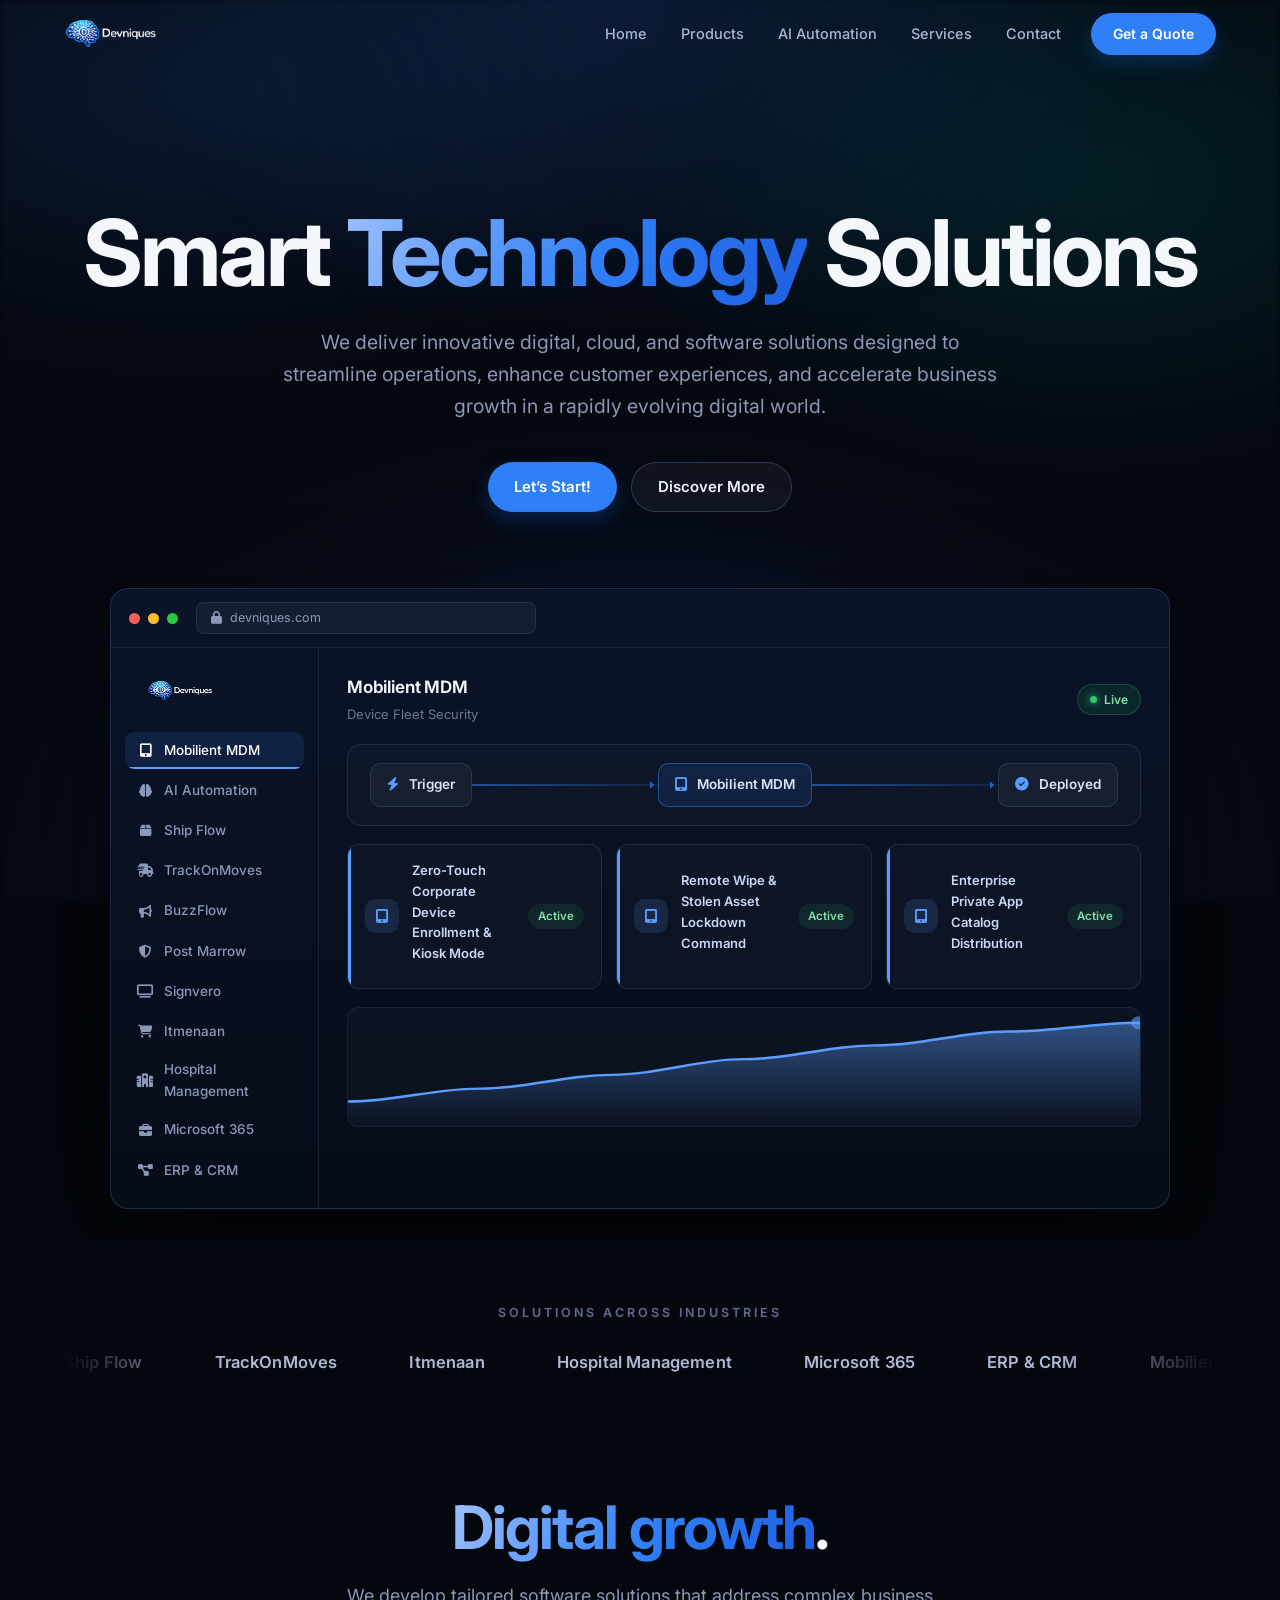
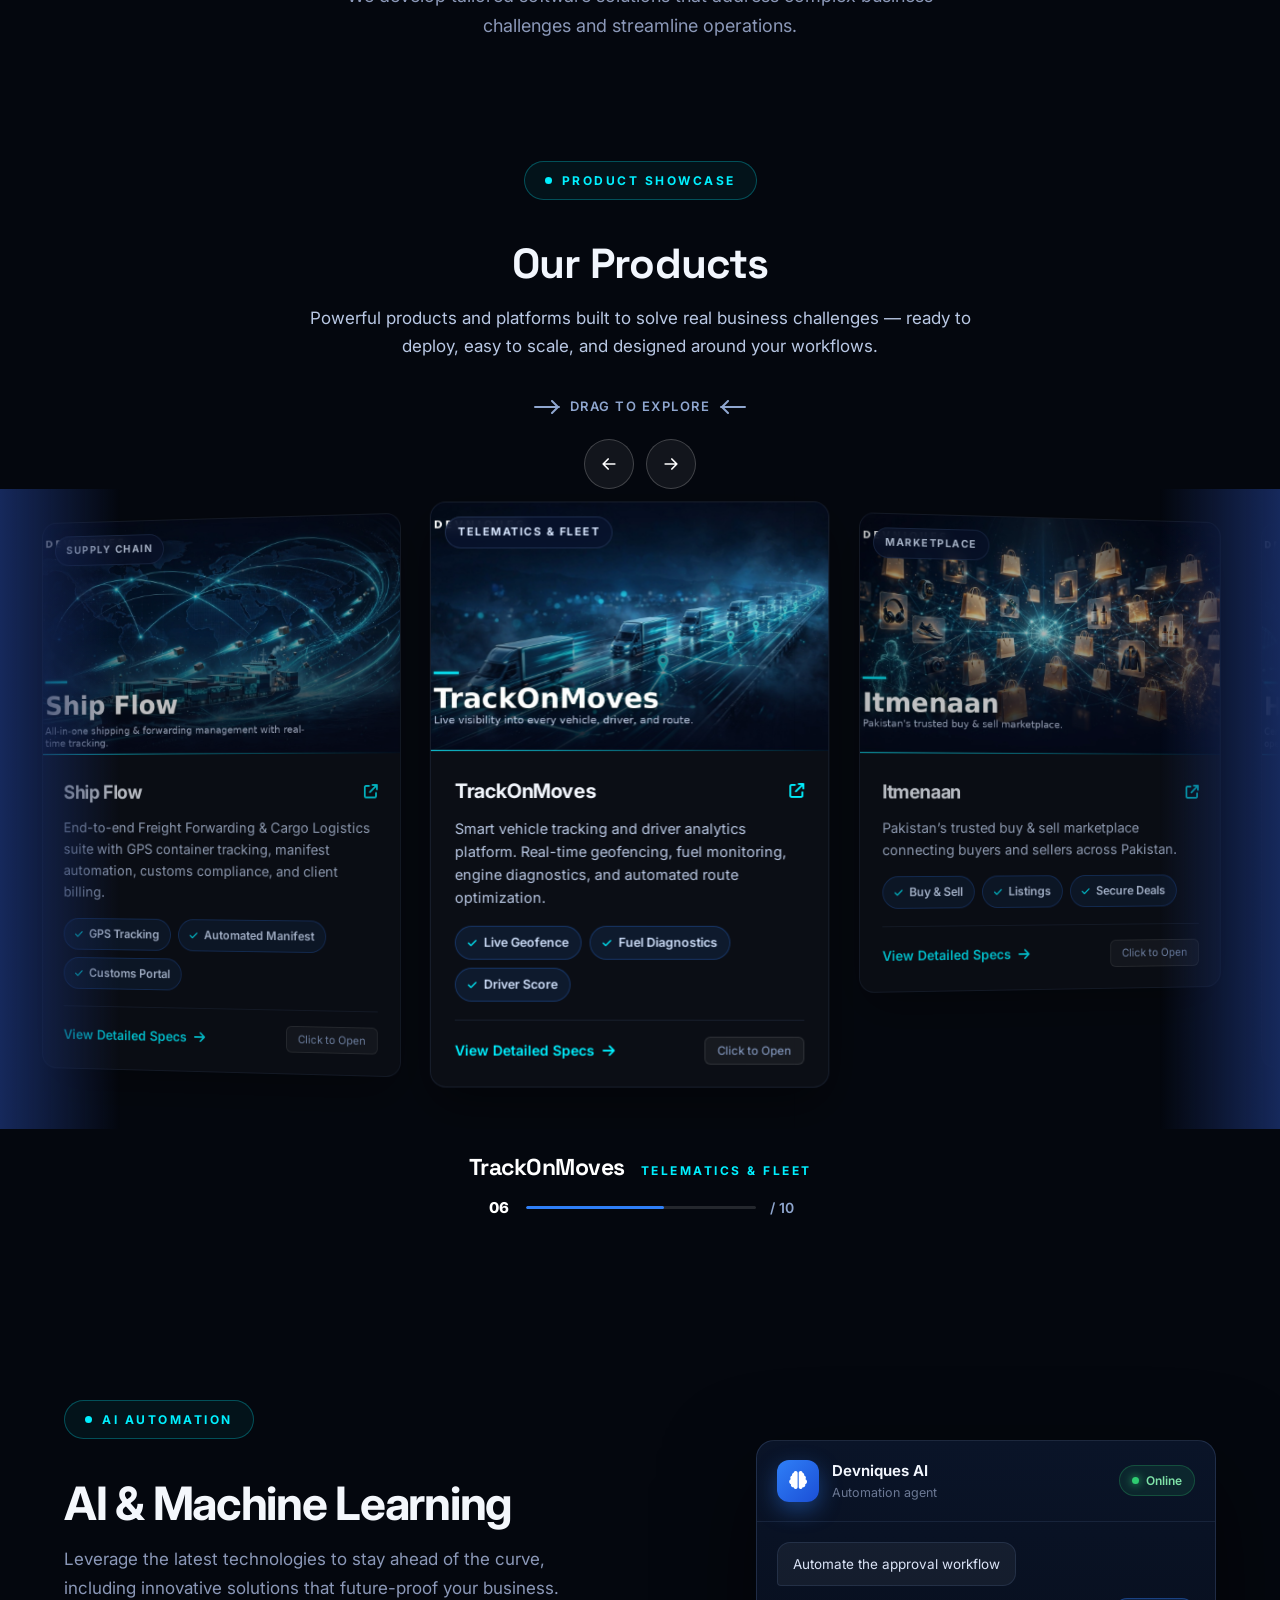
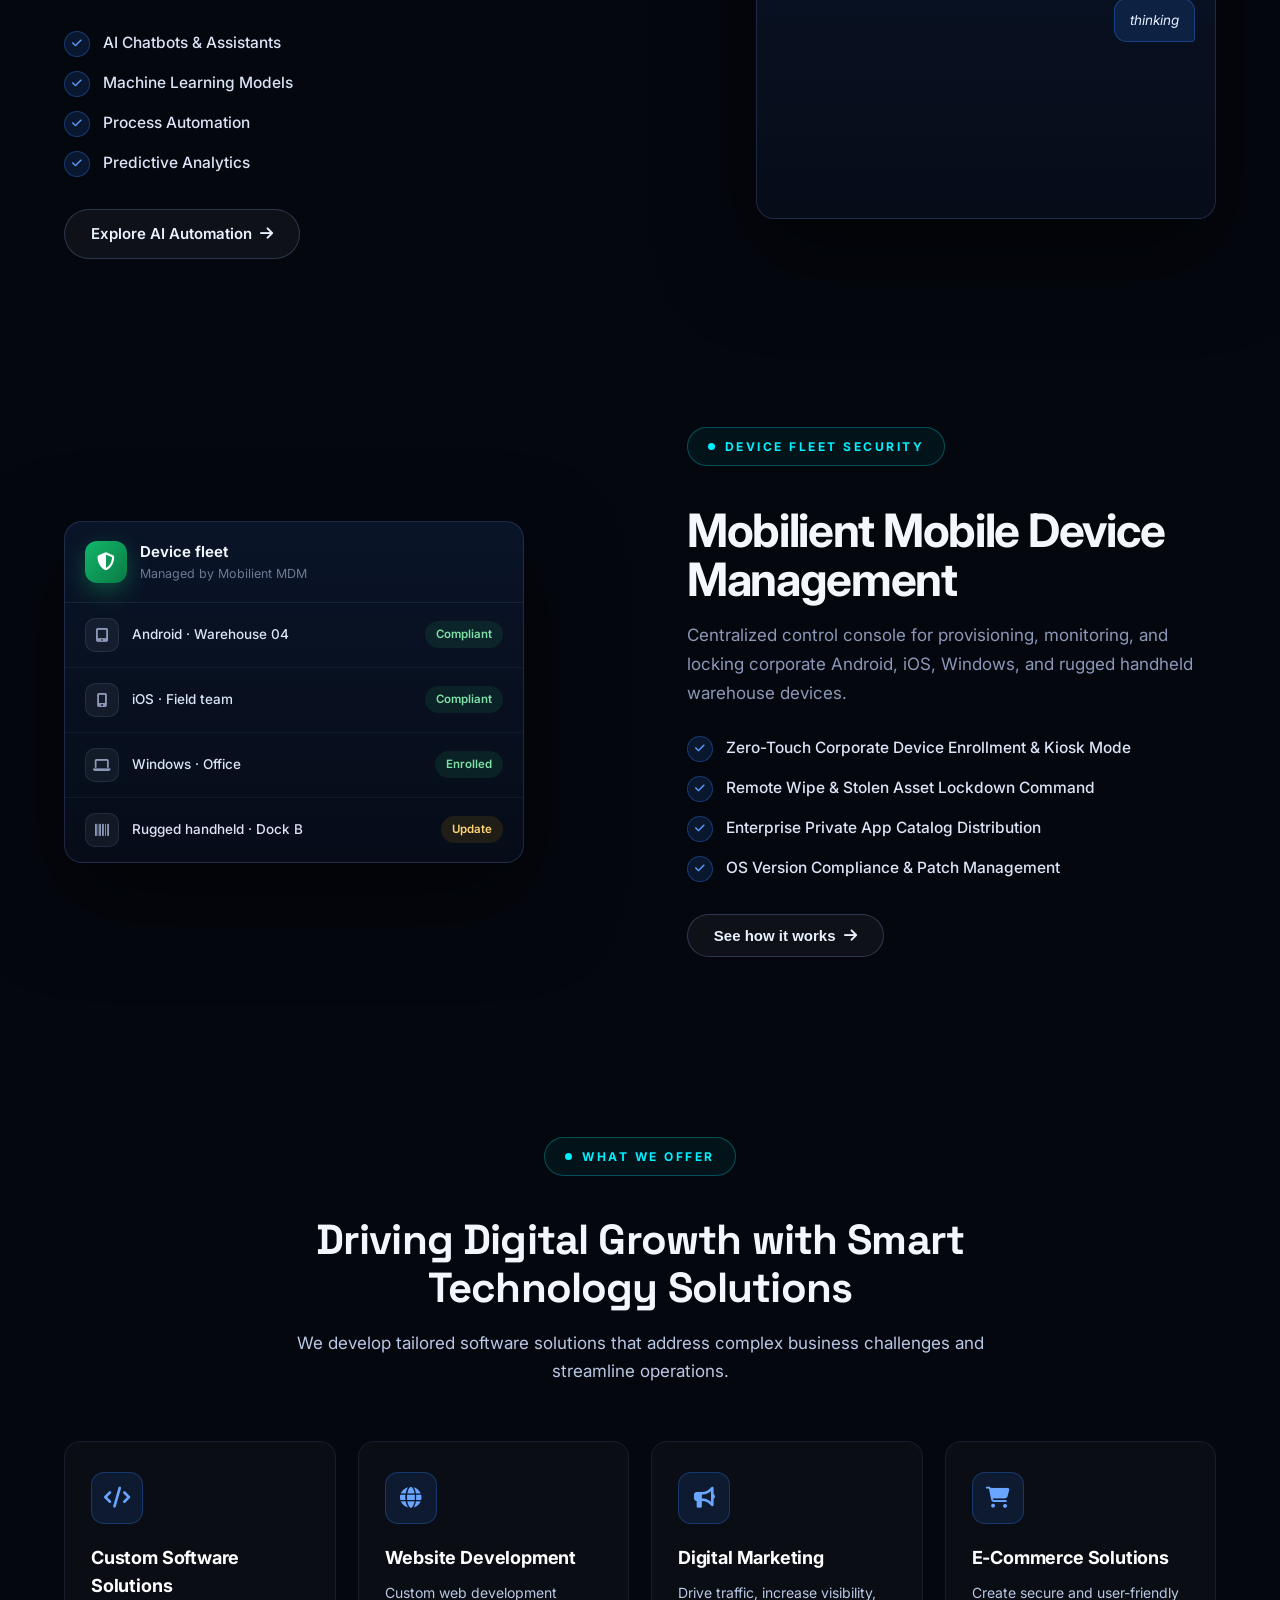
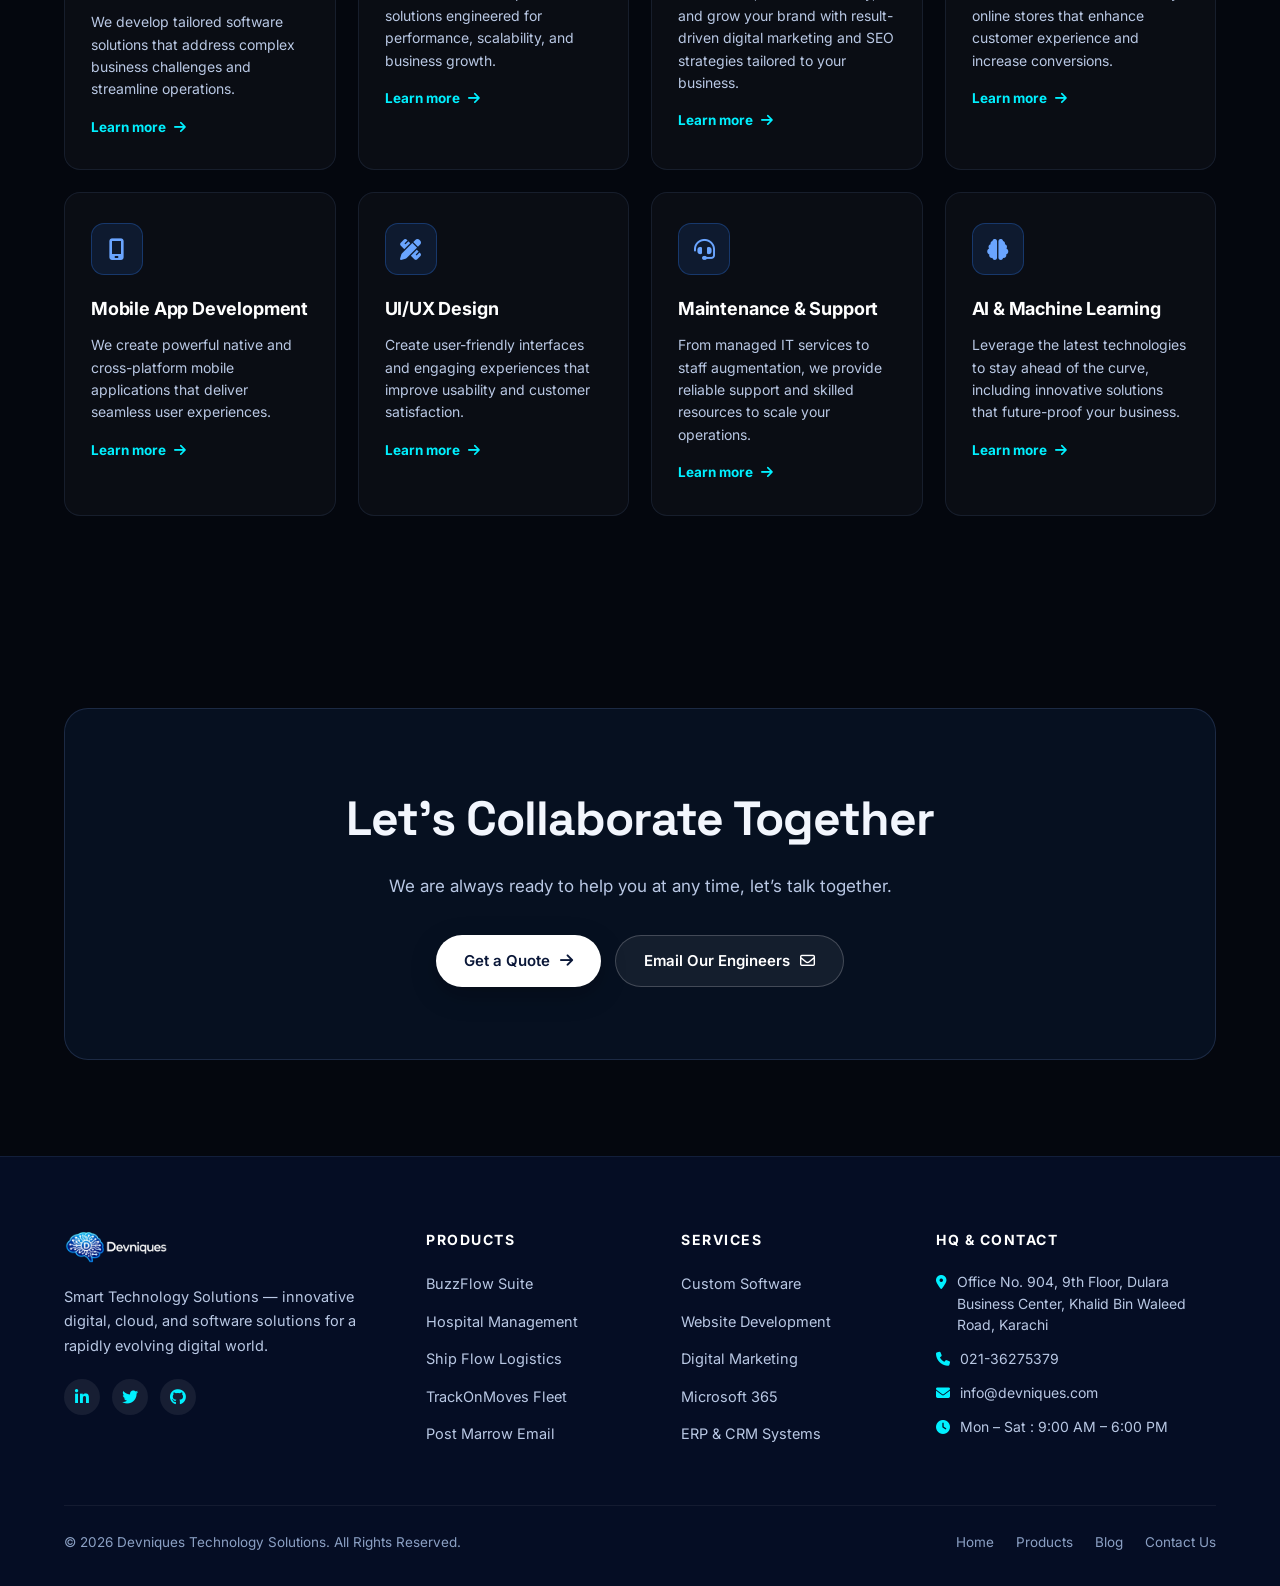
<file: robust_index.html>
<!DOCTYPE html>
<html lang="en">
<head>
<meta charset="UTF-8">
<meta name="viewport" content="width=device-width, initial-scale=1.0">
<title>Devniques – Smart Technology Solutions</title>
<meta name="description" content="We deliver innovative digital, cloud, and software solutions designed to streamline operations, enhance customer experiences, and accelerate business growth.">
<link rel="preconnect" href="https://fonts.googleapis.com">
<link rel="preconnect" href="https://fonts.gstatic.com" crossorigin>
<link href="https://fonts.googleapis.com/css2?family=Inter:wght@400;500;600;700;800&display=swap" rel="stylesheet">
<link href="https://fonts.googleapis.com/css2?family=Space+Grotesk:wght@500;600;700&display=swap" rel="stylesheet">
<link rel="icon" href="logo-dark.png">
<link rel="stylesheet" href="https://cdnjs.cloudflare.com/ajax/libs/font-awesome/6.4.0/css/all.min.css">
<style>
:root{
  --bg:#16295c; --bg-deep:#101f4a; --ink:#ffffff; --muted:#b9c8e4;
  --line:rgba(140,180,255,.16); --line-soft:rgba(140,180,255,.10);
  --blue:#2f7ff7; --blue-dark:#0d55c4; --cyan:#00f0ff;
  --card:rgba(255,255,255,.028);
  --radius:16px;
}
*{margin:0;padding:0;box-sizing:border-box}
html{scroll-behavior:smooth}
body{font-family:'Inter',system-ui,-apple-system,sans-serif;color:var(--ink);background:var(--bg);line-height:1.6;-webkit-font-smoothing:antialiased;overflow-x:hidden}
img{max-width:100%;display:block}
a{text-decoration:none;color:inherit}
.wrap{max-width:1200px;margin:0 auto;padding:0 24px}
/* ===== NAV ===== */
.nav{position:sticky;top:0;z-index:100;background:rgba(8,18,46,.82);backdrop-filter:blur(14px);-webkit-backdrop-filter:blur(14px);border-bottom:1px solid transparent;transition:border-color .25s,box-shadow .25s}
.nav.scrolled{border-bottom-color:var(--line);box-shadow:0 4px 24px rgba(0,0,0,.35)}
.nav-inner{display:flex;align-items:center;justify-content:space-between;height:66px;position:relative}
.nav-links{display:flex;align-items:center;gap:30px;list-style:none;position:absolute;left:50%;transform:translateX(-50%);margin:0;padding:0;white-space:nowrap}
.nav-cta{margin-left:auto;flex-shrink:0}
.nav-cta-li.mob{display:none}
.nav-links a{font-size:14.5px;font-weight:500;color:#c9d8f5;transition:color .2s;padding:6px 0;border-bottom:2px solid transparent}
.nav-links a:hover{color:#fff}
.nav-links a.active{color:#fff;border-bottom-color:var(--blue)}
.btn{display:inline-flex;align-items:center;gap:8px;background:var(--blue);color:#fff;font-weight:600;font-size:15px;padding:12px 26px;border-radius:999px;border:none;cursor:pointer;transition:transform .2s,background .2s,box-shadow .2s;box-shadow:0 8px 20px rgba(20,110,245,.25)}
.btn:hover{background:var(--blue-dark);transform:translateY(-2px)}
.btn-sm{padding:10px 22px;font-size:14px}
.btn-outline{background:transparent;color:#fff;border:1.5px solid rgba(255,255,255,.28);box-shadow:none}
.btn-outline:hover{border-color:var(--blue);background:rgba(47,127,247,.14);color:#fff}
/* ===== HERO ===== */
.hero{position:relative;text-align:center;padding:120px 24px 100px;background:radial-gradient(ellipse 70% 55% at 50% 0%,rgba(47,127,247,.14),transparent 70%)}
.hero-inner{position:relative;max-width:840px;margin:0 auto}
.eyebrow{display:inline-flex;align-items:center;gap:10px;font-size:12px;font-weight:700;letter-spacing:2.5px;color:var(--cyan);text-transform:uppercase;margin-bottom:24px;padding:9px 20px;border-radius:999px;background:rgba(0,240,255,.05);border:1px solid rgba(0,240,255,.28)}
.eyebrow::before{content:"";width:7px;height:7px;border-radius:50%;background:var(--cyan);flex-shrink:0}
.hero h1{font-family:'Inter',sans-serif;font-size:clamp(42px,6vw,72px);font-weight:800;letter-spacing:-.035em;line-height:1.05;margin-bottom:24px}
.hero h1 .accent{color:var(--blue)}
.hero p.sub{font-size:clamp(16px,2vw,18.5px);color:var(--muted);max-width:680px;margin:0 auto 38px;line-height:1.65}
.hero-cta{display:flex;gap:14px;justify-content:center;flex-wrap:wrap}
/* ===== SECTIONS ===== */
section{padding:96px 0}
.sec-head{text-align:center;max-width:720px;margin:0 auto 56px}
.sec-head h2{font-family:'Space Grotesk',sans-serif;font-size:clamp(30px,3.8vw,42px);font-weight:700;letter-spacing:-.02em;line-height:1.15;margin:16px 0}
.sec-head p{color:var(--muted);font-size:17px;line-height:1.65}
/* ===== REVEAL (scroll only) ===== */
.rv{opacity:1;transform:none}
.rv.in{opacity:1;transform:none}
/* ===== PRODUCT RIVER (sliding carousel) ===== */
.drag-hint{display:flex;align-items:center;justify-content:center;gap:10px;color:#8fa6cf;font-size:13px;font-weight:600;letter-spacing:1.5px;margin:-20px 0 22px;text-transform:uppercase}
.drag-hint svg{animation:nudge 2.2s ease-in-out infinite}
@keyframes nudge{0%,100%{transform:translateX(-4px)}50%{transform:translateX(4px)}}
.stage-3d{position:relative;height:640px;perspective:1500px;overflow:hidden;cursor:grab;touch-action:pan-y}
.stage-3d.dragging{cursor:grabbing}
.stage-3d::before,.stage-3d::after{content:"";position:absolute;top:0;bottom:0;width:120px;z-index:5;pointer-events:none}
.stage-3d::before{left:0;background:linear-gradient(90deg,var(--bg),transparent)}
.stage-3d::after{right:0;background:linear-gradient(-90deg,var(--bg),transparent)}
.river{position:absolute;inset:0;transform-style:preserve-3d;pointer-events:none}
.p-card{position:absolute;left:50%;top:46%;width:400px;background:var(--card);border:1px solid var(--line-soft);border-radius:var(--radius);overflow:hidden;cursor:pointer;box-shadow:0 18px 50px rgba(0,0,0,.45);user-select:none;-webkit-user-drag:none;will-change:transform,opacity}
.p-card:hover{border-color:rgba(140,180,255,.35);box-shadow:0 22px 60px rgba(0,0,0,.5)}
.prod-visual{position:relative;aspect-ratio:16/10;background:#0e1e42;overflow:hidden}
.prod-visual video{position:absolute;inset:0;width:100%;height:100%;object-fit:cover;opacity:0;transition:opacity .4s;pointer-events:none}
.prod-visual video.playing{opacity:1}
.pv-poster{position:absolute;inset:0;width:100%;height:100%;object-fit:cover;pointer-events:none;user-select:none;transition:opacity .35s}
.p-card:hover .pv-poster{opacity:0}
.prod-visual::after{content:"";position:absolute;right:14px;bottom:12px;width:38px;height:38px;border-radius:50%;z-index:2;background:rgba(10,22,51,.7) url("data:image/svg+xml,%3Csvg xmlns='http://www.w3.org/2000/svg' viewBox='0 0 24 24' fill='white'%3E%3Cpath d='M9 6.5v11l9-5.5z'/%3E%3C/svg%3E") 58% 50%/16px no-repeat;border:1.5px solid rgba(255,255,255,.5);transition:opacity .3s;pointer-events:none;opacity:0}
.p-card:hover .prod-visual::after{opacity:1}@media(hover:none){
.prod-visual::after{display:none}
}
.prod-tag{position:absolute;left:14px;top:14px;z-index:2;font-size:11px;font-weight:700;letter-spacing:1.5px;text-transform:uppercase;color:#d8e7ff;background:rgba(8,18,46,.78);border:1px solid var(--line);padding:6px 12px;border-radius:999px;backdrop-filter:blur(6px)}
.prod-body{padding:24px 24px 22px}
.prod-title{display:flex;align-items:center;justify-content:space-between;gap:10px;margin-bottom:10px}
.prod-title span{font-size:20px;font-weight:700;letter-spacing:-.02em}
.prod-title i{font-size:15px;color:var(--cyan);flex-shrink:0}
.prod-desc{color:var(--muted);font-size:14.5px;line-height:1.6;margin-bottom:16px}
.prod-specs{display:flex;flex-wrap:wrap;gap:8px;margin-bottom:18px}
.spec-chip{display:inline-flex;align-items:center;gap:7px;font-size:12.5px;font-weight:600;color:#cfe0fb;background:rgba(47,127,247,.1);border:1px solid rgba(47,127,247,.28);padding:6px 12px;border-radius:999px}
.spec-chip i{font-size:10px;color:var(--cyan)}
.card-bottom{display:flex;align-items:center;justify-content:space-between;border-top:1px solid var(--line-soft);padding-top:16px}
.view-details-btn{display:inline-flex;align-items:center;gap:8px;color:var(--cyan);font-weight:600;font-size:14px}
.live-demo-pill{font-size:11.5px;color:#8fa6cf;background:rgba(255,255,255,.05);padding:4px 12px;border-radius:6px;border:1px solid rgba(255,255,255,.1)}
.car-nav{display:flex;gap:12px;justify-content:center;margin-top:8px}
.car-btn{width:50px;height:50px;border-radius:50%;border:1.5px solid rgba(255,255,255,.2);background:rgba(255,255,255,.06);color:#fff;cursor:pointer;display:flex;align-items:center;justify-content:center;transition:border-color .2s,color .2s,transform .2s}
.car-btn:hover{border-color:var(--blue);color:#8fb6ff;transform:translateY(-2px)}
.car-cap{margin:20px auto 0;max-width:1200px;padding:0 24px;text-align:center}
.car-cap-top{display:flex;align-items:baseline;justify-content:center;gap:16px;min-height:32px;margin-bottom:10px;flex-wrap:wrap}
.car-cap-name{font-family:'Space Grotesk',sans-serif;font-size:23px;font-weight:700;letter-spacing:-.5px;color:#fff;transition:opacity .16s ease}
.car-cap-cat{font-size:12px;font-weight:700;letter-spacing:2.5px;color:var(--cyan);transition:opacity .16s ease}
.car-cap-fade{opacity:0}
.car-cap-count{display:flex;align-items:center;justify-content:center;gap:14px}
.car-cap-idx{font-size:15px;font-weight:800;color:#fff;min-width:26px}
.car-cap-bar{flex:1;max-width:230px;height:3px;border-radius:3px;background:rgba(255,255,255,.13);overflow:hidden}
.car-cap-bar i{display:block;height:100%;width:10%;border-radius:3px;background:var(--blue);transition:width .45s ease}
.car-cap-total{font-size:14px;font-weight:600;color:#8fa6cf}@media(max-width:768px){
.stage-3d{height:600px}
}
/* ===== AI AUTOMATION ===== */
.ai-panel{display:grid;color:inherit;grid-template-columns:1.05fr .95fr;border:1px solid var(--line);border-radius:20px;overflow:hidden;background:rgba(255,255,255,.02);cursor:pointer;transition:transform .25s ease,border-color .25s ease,box-shadow .25s ease}
.ai-panel:hover{transform:translateY(-4px);border-color:rgba(140,180,255,.4);box-shadow:0 20px 50px rgba(0,0,0,.4)}
.ai-left{padding:54px 50px}
.ai-left h2{font-family:'Space Grotesk',sans-serif;font-size:clamp(28px,3.4vw,38px);font-weight:700;letter-spacing:-.02em;line-height:1.15;margin:16px 0}
.ai-left p{color:var(--muted);font-size:16.5px;line-height:1.65;margin-bottom:26px}
.ai-link{display:inline-flex;align-items:center;gap:10px;color:var(--cyan);font-weight:700;font-size:15px}
.ai-link i{transition:transform .2s}
.ai-panel:hover .ai-link i{transform:translateX(5px)}
.ai-right{border-left:1px solid var(--line);background:rgba(3,8,24,.5);padding:54px 50px;display:flex;flex-direction:column;justify-content:center}
.ai-cap{display:flex;align-items:center;gap:16px;padding:18px 0;border-bottom:1px solid var(--line-soft)}
.ai-cap:last-child{border-bottom:none}
.ai-cap-icon{width:44px;height:44px;border-radius:12px;background:rgba(45,212,191,.1);border:1px solid rgba(45,212,191,.3);display:flex;align-items:center;justify-content:center;color:#2dd4bf;font-size:18px;flex-shrink:0}
.ai-cap span{font-size:16px;font-weight:600;color:#eaf2ff}
/* ===== SERVICES ===== */
.services-grid{display:grid;grid-template-columns:repeat(4,1fr);gap:22px}
.service-card{display:block;color:inherit;background:var(--card);border:1px solid var(--line-soft);border-radius:var(--radius);padding:30px 26px;cursor:pointer;transition:transform .25s ease,border-color .25s ease,box-shadow .25s ease}
.service-card:hover{transform:translateY(-5px);border-color:rgba(140,180,255,.35);box-shadow:0 16px 40px rgba(0,0,0,.35)}
.srv-icon{width:52px;height:52px;border-radius:13px;background:rgba(47,127,247,.12);border:1px solid rgba(47,127,247,.3);display:flex;align-items:center;justify-content:center;color:#6aa5ff;font-size:21px;margin-bottom:20px}
.srv-title{font-size:18px;font-weight:700;color:#fff;margin-bottom:10px;letter-spacing:-.01em}
.srv-desc{font-size:14px;color:var(--muted);line-height:1.6}
.srv-go{display:inline-flex;align-items:center;gap:8px;margin-top:16px;font-size:13.5px;font-weight:700;color:var(--cyan)}
/* ===== CTA ===== */
.cta-box{background:rgba(47,127,247,.08);border:1px solid var(--line);border-radius:24px;padding:72px 40px;text-align:center}
.cta-box h2{font-family:'Space Grotesk',sans-serif;font-size:clamp(30px,4.2vw,48px);font-weight:700;letter-spacing:-.02em;margin-bottom:16px}
.cta-box p{font-size:17px;color:var(--muted);max-width:600px;margin:0 auto 34px}
.cta-actions{display:flex;gap:14px;justify-content:center;flex-wrap:wrap}
.m-pri,.m-sec{display:inline-flex;align-items:center;gap:10px;padding:13px 28px;border-radius:999px;font-weight:600;font-size:15px;cursor:pointer;color:#fff;transition:transform .2s,background .2s,box-shadow .2s;border:none}
.m-pri{background:var(--blue);box-shadow:0 8px 22px rgba(20,110,245,.3)}
.m-pri:hover{background:var(--blue-dark);transform:translateY(-2px)}
.m-sec{background:rgba(255,255,255,.06);border:1px solid rgba(255,255,255,.2)}
.m-sec:hover{border-color:var(--cyan);color:var(--cyan);transform:translateY(-2px)}
.m-pri.cta-white{background:#fff;color:#0a1738;box-shadow:0 8px 26px rgba(0,0,0,.25)}
.m-pri.cta-white:hover{background:#eef4ff;transform:translateY(-2px)}
/* ===== FOOTER ===== */
footer{border-top:1px solid var(--line-soft);background:#050d24;padding:72px 0 32px}
/* ===== MODALS ===== */
.modal-overlay{position:fixed;inset:0;background:rgba(2,6,20,.88);backdrop-filter:blur(12px);-webkit-backdrop-filter:blur(12px);z-index:9999;display:flex;align-items:center;justify-content:center;padding:20px;opacity:0;pointer-events:none;transition:opacity .3s ease}
.modal-overlay.active{opacity:1;pointer-events:auto}
.modal-card{background:linear-gradient(145deg,#0a1738,#050d24);border:1px solid var(--line);box-shadow:0 24px 70px rgba(0,0,0,.55);border-radius:24px;max-width:800px;width:100%;max-height:90vh;overflow-y:auto;position:relative;transform:translateY(16px) scale(.98);transition:transform .3s ease;padding:36px;font-family:'Inter',system-ui,sans-serif}
.modal-overlay.active .modal-card{transform:none}
.modal-close-btn{position:absolute;top:22px;right:22px;width:40px;height:40px;border-radius:50%;background:rgba(255,255,255,.08);border:1px solid rgba(255,255,255,.18);color:#fff;font-size:17px;cursor:pointer;display:flex;align-items:center;justify-content:center;transition:background .2s,color .2s,border-color .2s}
.modal-close-btn:hover{background:rgba(255,50,80,.2);border-color:#ff4757;color:#ff4757}
.modal-header-badge{display:inline-block;font-size:12px;font-weight:700;padding:5px 14px;border-radius:999px;background:rgba(0,240,255,.12);color:var(--cyan);border:1px solid rgba(0,240,255,.3);margin-bottom:16px;text-transform:uppercase;letter-spacing:1.5px}
.modal-title{font-family:'Space Grotesk',sans-serif;font-size:30px;font-weight:700;color:#fff;margin-bottom:12px;letter-spacing:-.01em}
.modal-summary{font-size:15.5px;color:#c0d5f8;line-height:1.7;margin-bottom:26px}
.modal-features-grid{display:grid;grid-template-columns:repeat(2,1fr);gap:14px;margin-bottom:30px}
.m-feat{background:rgba(255,255,255,.035);border:1px solid rgba(255,255,255,.08);border-radius:12px;padding:15px 16px;display:flex;align-items:center;gap:12px}
.m-feat i{font-size:17px;color:var(--cyan);flex-shrink:0}
.m-feat span{font-size:14px;font-weight:600;color:#e4efff}
.modal-footer{display:flex;gap:14px;justify-content:flex-end;padding-top:20px;border-top:1px solid rgba(255,255,255,.1);flex-wrap:wrap}
.modal-svc-icon{width:60px;height:60px;border-radius:15px;background:linear-gradient(135deg,#00f0ff,#2b7fff);display:flex;align-items:center;justify-content:center;font-size:24px;color:#fff;margin-bottom:18px}
.modal-feat-head{font-size:12.5px;font-weight:700;letter-spacing:2px;text-transform:uppercase;color:#fff;margin-bottom:14px}
.svc-included{display:grid;grid-template-columns:1fr 1fr;gap:13px 18px;margin-bottom:28px}
.svc-inc{display:flex;align-items:center;gap:11px;font-size:14px;font-weight:600;color:#e4efff}
.svc-inc i{color:#2dd4bf;font-size:17px;flex-shrink:0}
/* ===== RESPONSIVE ===== */
@media(max-width:1024px){.services-grid{grid-template-columns:repeat(2,1fr)}}@media(max-width:860px){
.ai-panel{grid-template-columns:1fr}
.ai-right{border-left:none;border-top:1px solid var(--line)}
.ai-left,.ai-right{padding:40px 30px}
}@media(max-width:768px){

  .nav-links{display:none;position:absolute;top:66px;left:0;right:0;transform:none;background:rgba(8,18,46,.97);flex-direction:column;align-items:flex-start;padding:20px 24px 26px;gap:16px;border-bottom:1px solid var(--line)}

  .nav-links.open{display:flex}

  .nav-cta{display:none}

  .nav-cta-li.mob{display:list-item;width:100%}

  .nav-cta-li .btn{width:100%;justify-content:center}

  section{padding:72px 0}

  .hero{padding:88px 20px 72px}

  .services-grid{grid-template-columns:1fr}

  .modal-features-grid{grid-template-columns:1fr}

  .modal-card{padding:26px}

  .modal-title{font-size:25px}

  .svc-included{grid-template-columns:1fr}

  .cta-box{padding:54px 24px}
}@media(prefers-reduced-motion:reduce){

  html{scroll-behavior:auto}

  .rv{opacity:1;transform:none}

  *,*::before,*::after{transition-duration:.01ms!important}
}
</style>
<style>
/* ===== MOTION SYSTEM (Linear-style) ===== */
:root{
  --ease-out-expo:cubic-bezier(.16,1,.3,1);
  --ease-out-quart:cubic-bezier(.25,1,.5,1);
  --ease-spring:cubic-bezier(.34,1.56,.64,1);
}
/* --- premium loader (restored) --- */
#loader{position:fixed;inset:0;z-index:10000;background:#050c20;display:flex;flex-direction:column;align-items:center;justify-content:center;gap:22px;transition:clip-path .9s cubic-bezier(.76,0,.24,1)}
#loader.out{clip-path:inset(0 0 100% 0);pointer-events:none}
#loader.gone{display:none}
#loader img{height:54px;filter:drop-shadow(0 0 24px rgba(80,140,255,.5));animation:ldIn .7s cubic-bezier(.2,.7,.3,1.25) both,ldPulse 1.6s .7s ease-in-out infinite}
@keyframes ldIn{from{opacity:0;transform:scale(.8)}to{opacity:1;transform:scale(1)}}
@keyframes ldPulse{50%{transform:scale(1.07)}}
#loader small{animation:ldTxt 1.1s .25s ease both}
@keyframes ldTxt{from{opacity:0;letter-spacing:11px}to{opacity:1;letter-spacing:4px}}
.ld-bar{width:220px;height:3px;border-radius:3px;background:rgba(255,255,255,.12);overflow:hidden}
.ld-bar i{display:block;height:100%;width:0;background:linear-gradient(90deg,var(--blue),#9cc4ff);animation:ldFill 1.35s cubic-bezier(.6,0,.2,1) forwards}
@keyframes ldFill{to{width:100%}}
#loader small{color:#8fa6cf;font-size:12px;letter-spacing:4px;text-transform:uppercase}
body:not(.loaded){overflow:hidden!important}
#sprog{position:fixed;top:0;left:0;height:2px;width:0;background:var(--blue);z-index:9999}
/* --- hero entrance (gated on body.loaded) --- */
[data-hero]{opacity:1;transform:none}
body.loaded [data-hero]{opacity:1;transform:none;transition:opacity .75s var(--ease-out-expo),transform .75s var(--ease-out-expo);transition-delay:calc(var(--hd,0)*110ms)}
.hero h1 .w,.ai-hero h1 .w{display:inline-block;overflow:hidden;vertical-align:bottom;padding-bottom:.1em;margin-bottom:-.1em}
.hero h1 .wi,.ai-hero h1 .wi{display:inline-block;transform:translateY(115%);transition:transform .85s var(--ease-out-expo);transition-delay:calc(150ms + var(--wi,0)*50ms)}
body.loaded .hero h1 .wi,body.loaded .ai-hero h1 .wi{transform:none}
/* --- upgraded scroll reveals + stagger --- */
.rv{transition:opacity .7s var(--ease-out-expo),transform .7s var(--ease-out-expo);transition-delay:calc(var(--i,0)*70ms)}
/* --- nav: hide on scroll-down + link underline --- */
.nav{transition:border-color .25s,box-shadow .2s,transform .35s var(--ease-out-quart)}
.nav-hidden{transform:translateY(-100%)}
.nav-links a{position:relative}
.nav-links a::after{content:"";position:absolute;left:0;right:0;bottom:-2px;height:2px;background:var(--blue);transform:scaleX(0);transform-origin:left;transition:transform .25s var(--ease-out-quart)}
.nav-links a:hover::after{transform:scaleX(1)}
/* --- button physics + sheen --- */
.btn,.m-pri,.m-sec{transition:transform .18s var(--ease-spring),background .2s,box-shadow .25s,border-color .2s,color .2s}
.btn:active,.m-pri:active,.m-sec:active{transform:scale(.96)}
.btn{position:relative;overflow:hidden}
.btn:not(.btn-outline)::before{content:"";position:absolute;inset:0;background:linear-gradient(115deg,transparent 30%,rgba(255,255,255,.22) 50%,transparent 70%);transform:translateX(-130%);transition:transform .65s var(--ease-out-quart);pointer-events:none}
.btn:not(.btn-outline):hover::before{transform:translateX(130%)}
/* --- service card hover micro-interaction --- */
.srv-icon{transition:transform .35s var(--ease-spring)}
.service-card:hover .srv-icon{transform:scale(1.12) rotate(6deg)}
.srv-go i{transition:transform .25s var(--ease-out-quart)}
.service-card:hover .srv-go i{transform:translateX(5px)}
/* --- carousel arrow press --- */
.car-btn{transition:border-color .2s,color .2s,transform .18s var(--ease-spring)}
.car-btn:active{transform:scale(.88)}
/* --- modal open/close --- */
.modal-card{transition:transform .38s var(--ease-out-expo),opacity .3s ease}
.modal-overlay.is-closing{opacity:0;transition:opacity .18s ease}
.modal-overlay.is-closing .modal-card{transform:translateY(14px) scale(.95);opacity:0}
/* --- AI panel parallax bg --- */
.ai-panel{position:relative}
.ai-panel-bg{position:absolute;inset:-12% 0;background:radial-gradient(55% 60% at 50% 30%,rgba(47,127,247,.10),transparent 70%);pointer-events:none}
.ai-left,.ai-right{position:relative;z-index:1}
/* --- magnetic CTA --- */
.cta-box .m-pri{transition:transform .18s ease-out,background .2s,box-shadow .25s}
@media(prefers-reduced-motion:reduce){#loader{display:none!important}}
</style>
<style>
/* ================= LINEAR REBUILD (Devniques navy) ================= */
body{background:#04070e!important;color:#f2f6fd}
/* ---------- hero ---------- */
.ln-hero{position:relative;padding:176px 0 30px;overflow:hidden;text-align:center}
.ln-hero::before{content:"";position:absolute;inset:0;background:radial-gradient(58% 42% at 50% 0%,rgba(47,127,247,.16),transparent 70%);pointer-events:none}
.ln-hero-inner{position:relative;z-index:1}
.ln-pill{display:inline-flex;align-items:center;gap:9px;font-size:13.5px;font-weight:500;color:#c9d8f5;border:1px solid rgba(148,184,255,.22);background:rgba(47,127,247,.08);border-radius:999px;padding:8px 18px;transition:border-color .25s,background .25s}
.ln-pill:hover{border-color:rgba(148,184,255,.45);background:rgba(47,127,247,.14)}
.ln-pill-dot{width:7px;height:7px;border-radius:50%;background:#2f7ff7;box-shadow:0 0 10px #2f7ff7}
.ln-pill i{font-size:11px}
.ln-hero h1{font-size:clamp(46px,7.2vw,92px);line-height:1.02;letter-spacing:-.035em;font-weight:700;margin:30px 0 0;color:#f4f7fc}
.grad{background:linear-gradient(115deg,#9dc0ff 0%,#2f7ff7 55%,#1e5fe0 100%);-webkit-background-clip:text;background-clip:text;color:transparent}
.ln-sub{color:#8b98b8;font-size:clamp(16px,2vw,19.5px);line-height:1.65;max-width:730px;margin:26px auto 0}
.ln-cta{display:flex;gap:14px;justify-content:center;margin-top:40px;flex-wrap:wrap}
.btn-ghost{background:rgba(255,255,255,.045)!important;border:1px solid rgba(148,184,255,.24)!important;box-shadow:none!important;color:#eaf1ff!important}
.btn-ghost:hover{background:rgba(255,255,255,.09)!important;transform:translateY(-2px)}
/* ---------- hero shot (dashboard mockup) ---------- */
.ln-shot{position:relative;max-width:1060px;margin:76px auto 0}
.ln-shot-glow{position:absolute;inset:-70px -40px;background:radial-gradient(52% 55% at 50% 42%,rgba(47,127,247,.3),transparent 72%);pointer-events:none}
.ln-window{position:relative;border:1px solid rgba(148,184,255,.17);border-radius:18px;background:linear-gradient(180deg,#0a1428 0%,#060c18 100%);box-shadow:0 50px 140px rgba(0,0,0,.65),0 0 0 1px rgba(0,0,0,.4);overflow:hidden;text-align:left}
.ln-wbar{display:flex;align-items:center;gap:8px;padding:13px 18px;border-bottom:1px solid rgba(148,184,255,.1)}
.ln-dot{width:11px;height:11px;border-radius:50%;background:#26324d}
.ln-dot:nth-child(1){background:#ff5f57}.ln-dot:nth-child(2){background:#febc2e}.ln-dot:nth-child(3){background:#28c840}
.ln-url{margin-left:10px;flex:1;max-width:340px;background:rgba(255,255,255,.045);border:1px solid rgba(148,184,255,.12);border-radius:8px;font-size:12.5px;color:#8b98b8;padding:5px 14px;display:flex;align-items:center;gap:8px}
.ln-dash{display:grid;grid-template-columns:208px 1fr;min-height:380px}
.ln-side{border-right:1px solid rgba(148,184,255,.1);padding:20px 14px;display:flex;flex-direction:column;gap:4px;overflow-y:auto;max-height:560px}
.ln-side a{cursor:pointer}
.ln-cards{transition:opacity .25s ease}
.ln-card{position:relative;display:flex;align-items:center;gap:13px;overflow:hidden;animation:cardIn .55s var(--ease-out-expo) backwards;animation-delay:calc(var(--d,0)*95ms)}
.ln-card::before{content:'';position:absolute;left:0;top:0;bottom:0;width:3px;background:var(--ac,#5b9dff);border-radius:3px}
.ln-card>i{flex:0 0 34px;width:34px;height:34px;border-radius:10px;display:flex;align-items:center;justify-content:center;font-size:14px;color:var(--ac,#5b9dff);background:color-mix(in srgb,var(--ac,#5b9dff) 14%,transparent)}
.ln-card p{margin-bottom:0;flex:1}
.ln-card .ok{flex-shrink:0}
@keyframes cardIn{from{opacity:0;transform:translateY(16px)}to{opacity:1;transform:none}}
.ln-node.hot{border-color:color-mix(in srgb,var(--ac,#5b9dff) 55%,transparent)}
.ln-node.hot i{color:var(--ac,#5b9dff)}
.ln-side a{position:relative;overflow:hidden}
.ln-side a.on::after{content:'';position:absolute;left:0;bottom:0;height:2px;width:100%;background:var(--ac,#2f7ff7);transform-origin:left;animation:sideProg 4.5s linear forwards}
.ln-dash.paused .ln-side a.on::after{animation-play-state:paused}
@keyframes sideProg{from{transform:scaleX(0)}to{transform:scaleX(1)}}
#chartFill{transition:opacity .5s ease .35s}@media(prefers-reduced-motion:reduce){
#chartDot{display:none}
}@media(prefers-reduced-motion:reduce){
.ln-card{animation:none}
.ln-side a.on::after{animation:none}
}
.ln-cards.fade{opacity:0}
.ln-side-brand{padding:2px 10px 16px}.ln-side-brand img{height:24px}
.ln-side a{display:flex;align-items:center;gap:11px;font-size:13.5px;color:#8b98b8;padding:9px 12px;border-radius:9px;font-weight:500}
.ln-side a i{width:16px;text-align:center;font-size:13px}
.ln-side a.on{background:rgba(47,127,247,.14);color:#fff}
.ln-main{padding:26px 28px}
.ln-mhead{display:flex;align-items:center;justify-content:space-between;margin-bottom:20px}
.ln-mhead h4{font-size:17px;font-weight:650;letter-spacing:-.01em}
.ln-mhead p{font-size:13px;color:#6b7894;margin-top:2px}
.ln-live{display:inline-flex;align-items:center;gap:7px;font-size:12px;font-weight:600;color:#7ee2a8;background:rgba(46,204,113,.1);border:1px solid rgba(46,204,113,.25);padding:5px 12px;border-radius:999px}
.ln-live i{width:7px;height:7px;border-radius:50%;background:#2ecc71;box-shadow:0 0 8px #2ecc71;animation:lnPulse 2s infinite}
@keyframes lnPulse{50%{opacity:.35}}
.ln-flow{display:flex;align-items:center;gap:0;background:rgba(255,255,255,.025);border:1px solid rgba(148,184,255,.12);border-radius:14px;padding:18px 22px;margin-bottom:18px}
.ln-node{display:flex;align-items:center;gap:10px;font-size:13.5px;font-weight:600;color:#dbe4f7;background:rgba(255,255,255,.04);border:1px solid rgba(148,184,255,.14);border-radius:10px;padding:10px 16px;white-space:nowrap}
.ln-node i{color:#5b9dff}
.ln-node.hot{border-color:rgba(47,127,247,.5);background:rgba(47,127,247,.12)}
.ln-link{flex:1;height:2px;min-width:26px;background:linear-gradient(90deg,rgba(47,127,247,.55),rgba(47,127,247,.12));position:relative}
.ln-link::after{content:"";position:absolute;right:0;top:-3px;border:4px solid transparent;border-left-color:rgba(47,127,247,.7)}
.ln-cards{display:grid;grid-template-columns:repeat(3,1fr);gap:14px;margin-bottom:18px}
.ln-card{background:rgba(255,255,255,.025);border:1px solid rgba(148,184,255,.12);border-radius:12px;padding:15px 17px}
.ln-card p{font-size:13px;font-weight:600;color:#c9d8f5;margin-bottom:9px}
.ln-card .ok{font-size:11.5px;font-weight:600;color:#7ee2a8;background:rgba(46,204,113,.1);padding:3px 10px;border-radius:999px}
.ln-chart{width:100%;height:120px;display:block;background:rgba(255,255,255,.018);border:1px solid rgba(148,184,255,.1);border-radius:12px}
/* ---------- logo strip ---------- */
.ln-strip{padding:64px 0 10px;text-align:center}
.ln-strip-label{color:#5f6c8c;font-size:12.5px;letter-spacing:.24em;text-transform:uppercase;font-weight:600;margin-bottom:26px}
.ln-marquee{overflow:hidden;-webkit-mask-image:linear-gradient(90deg,transparent,#000 14%,#000 86%,transparent);mask-image:linear-gradient(90deg,transparent,#000 14%,#000 86%,transparent)}
.ln-track{display:flex;gap:72px;width:max-content;animation:lnScroll 30s linear infinite;padding-right:72px}
.ln-track span{color:#aeb9d4;font-weight:600;font-size:16.5px;white-space:nowrap;letter-spacing:.01em}
@keyframes lnScroll{to{transform:translateX(-50%)}}
/* ---------- statement ---------- */
.ln-state{padding:110px 0 24px;text-align:center}
.ln-state h2{font-size:clamp(34px,5.2vw,60px);letter-spacing:-.032em;line-height:1.06;font-weight:700;color:#f4f7fc}
.ln-state p{color:#8b98b8;max-width:660px;margin:22px auto 0;font-size:18px;line-height:1.65}
/* ---------- feature blocks ---------- */
.ln-feat{padding:84px 0;position:relative}
.ln-feat-grid{display:grid;grid-template-columns:1.02fr .98fr;gap:72px;align-items:center}
.ln-feat.flip .ln-feat-copy{order:2}
.ln-feat-copy h2{font-size:clamp(30px,3.6vw,46px);letter-spacing:-.028em;line-height:1.08;font-weight:700;margin:16px 0;color:#f4f7fc}
.ln-feat-copy>p{color:#8b98b8;font-size:17px;line-height:1.7}
.ln-checks{list-style:none;margin:28px 0 32px;padding:0;display:grid;gap:14px}
.ln-checks li{display:flex;gap:13px;align-items:center;color:#dbe4f7;font-size:15.5px;font-weight:500}
.ln-checks i{flex-shrink:0;width:26px;height:26px;border-radius:50%;background:rgba(47,127,247,.14);border:1px solid rgba(47,127,247,.35);color:#5b9dff;font-size:11px;display:inline-flex;align-items:center;justify-content:center}
/* agent visual */
.ln-agent{border:1px solid rgba(148,184,255,.16);border-radius:18px;background:linear-gradient(180deg,#0a1428,#060c18);box-shadow:0 34px 90px rgba(0,0,0,.55);overflow:hidden;max-width:460px;margin-left:auto}
.ln-agent-head{display:flex;align-items:center;gap:13px;padding:18px 20px;border-bottom:1px solid rgba(148,184,255,.1)}
.ln-agent-head>i{width:42px;height:42px;border-radius:12px;background:linear-gradient(135deg,#2f7ff7,#1b4fd6);display:flex;align-items:center;justify-content:center;color:#fff;font-size:18px;box-shadow:0 8px 22px rgba(47,127,247,.4)}
.ln-agent-head h4{font-size:15px;font-weight:650}
.ln-agent-head p{font-size:12.5px;color:#6b7894}
.ln-agent-head .ln-live{margin-left:auto}
.ln-msgs{padding:20px;display:flex;flex-direction:column;gap:12px;min-height:296px}
.ln-msg{animation:msgIn .45s cubic-bezier(.2,.7,.3,1) both}
@keyframes msgIn{from{opacity:0;transform:translateY(10px)}to{opacity:1;transform:none}}
.ln-msg.think{color:#8fa6cf;font-style:italic}
.ln-msg.think::after{content:'';animation:thinkDots 1.2s steps(1) infinite}
@keyframes thinkDots{0%{content:''}25%{content:'.'}50%{content:'..'}75%{content:'...'}}@media (prefers-reduced-motion:reduce){
.ln-msg{animation:none}
}
.ln-msg{font-size:13.5px;padding:11px 15px;border-radius:13px;max-width:82%;line-height:1.5}
.ln-msg.in{background:rgba(255,255,255,.05);border:1px solid rgba(148,184,255,.12);color:#dbe4f7;align-self:flex-start;border-bottom-left-radius:4px}
.ln-msg.out{background:rgba(47,127,247,.16);border:1px solid rgba(47,127,247,.35);color:#eaf1ff;align-self:flex-end;border-bottom-right-radius:4px}
.ln-typing{display:flex;gap:6px;padding:0 20px 20px}
.ln-typing i{width:7px;height:7px;border-radius:50%;background:#5b9dff;animation:lnPulse 1.4s infinite}
.ln-typing i:nth-child(2){animation-delay:.2s}.ln-typing i:nth-child(3){animation-delay:.4s}
/* fleet visual */
.ln-fleet{border:1px solid rgba(148,184,255,.16);border-radius:18px;background:linear-gradient(180deg,#0a1428,#060c18);box-shadow:0 34px 90px rgba(0,0,0,.55);overflow:hidden;max-width:460px}
.ln-fleet-head{display:flex;align-items:center;gap:13px;padding:18px 20px;border-bottom:1px solid rgba(148,184,255,.1)}
.ln-fleet-head>i{width:42px;height:42px;border-radius:12px;background:linear-gradient(135deg,#12b76a,#0a7a46);display:flex;align-items:center;justify-content:center;color:#fff;font-size:18px;box-shadow:0 8px 22px rgba(18,183,106,.35)}
.ln-fleet-head h4{font-size:15px;font-weight:650}
.ln-fleet-head p{font-size:12.5px;color:#6b7894}
.ln-dev{display:flex;align-items:center;gap:13px;padding:15px 20px;border-bottom:1px solid rgba(148,184,255,.07);font-size:13.5px}
.ln-dev:last-child{border-bottom:none}
.ln-dev>i{width:34px;height:34px;border-radius:10px;background:rgba(255,255,255,.05);border:1px solid rgba(148,184,255,.12);display:flex;align-items:center;justify-content:center;color:#8b98b8;font-size:14px}
.ln-dev span{color:#dbe4f7;font-weight:500;flex:1}
.ln-dev em{font-style:normal;font-size:11.5px;font-weight:600;padding:4px 11px;border-radius:999px}
.ln-dev em.ok{color:#7ee2a8;background:rgba(46,204,113,.1)}
.ln-dev em.warn{color:#ffd479;background:rgba(255,180,0,.1)}
/* ---------- responsive ---------- */
@media(max-width:1020px){.ln-dash{grid-template-columns:1fr}.ln-side{display:none}.ln-feat-grid{gap:48px}}@media(max-width:900px){

.ln-feat-grid{grid-template-columns:1fr}

.ln-feat.flip .ln-feat-copy{order:0}

.ln-agent,.ln-fleet{margin:0 auto}

.ln-hero{padding-top:140px}

.ln-flow{flex-wrap:wrap;gap:10px}
.ln-link{display:none}

.ln-cards{grid-template-columns:1fr 1fr}
}@media(max-width:560px){
.ln-cards{grid-template-columns:1fr}
.ln-track{gap:44px;padding-right:44px}
}@media(prefers-reduced-motion:reduce){
.ln-track{animation:none}
.ln-live i,.ln-typing i{animation:none}
}

</style>
<!-- theme moved to assets/shared.css -->
<style>
/* ============================================
   Devniques Shared CSS — Navbar + Footer + Theme
   SINGLE SOURCE for navbar/footer styles and unified theme.
   Loaded by both index.html and ai-automation.html.
   Edit here once — applies to both pages.
   ============================================ */

/* --- Unified theme (logo colors) --- */
/* === Devniques unified theme (logo-based) + shared navbar/footer === */
:root{
  --dv-navy:#04070e; --dv-navy2:#16295c;
  --dv-blue:#2f7ff7; --dv-cyan:#00f0ff;
  --dv-text:#ffffff; --dv-text2:#f2f6fd;
  --dv-muted:#b9c8e4; --dv-muted2:#8b98b8;
}
/* Blurry background effect */
body::before{
  content:""; position:fixed; inset:0; z-index:-1;
  background:
    radial-gradient(900px 500px at 15% 10%, rgba(47,127,247,.14), transparent 60%),
    radial-gradient(800px 500px at 85% 20%, rgba(0,240,255,.10), transparent 60%),
    radial-gradient(1000px 700px at 50% 100%, rgba(22,41,92,.55), transparent 70%),
    var(--dv-navy);
  filter:blur(2px);
}
/* Navbar links/buttons slightly right */
.ln-nav-inner .ln-links{position:static;transform:none;margin-left:auto;margin-right:30px;}
.ln-nav-inner .ln-nav-cta{margin-left:0;}
/* Content visible by default (no JS dependency) */
.rv{opacity:1 !important; transform:none !important;}
[data-hero]{opacity:1 !important; transform:none !important;}

/* --- Navbar + Footer styles --- */


.ln-nav.nav-hidden{transform:none!important}


.brand img{height:36px;width:auto}


.burger{display:none;background:none;border:none;cursor:pointer;padding:8px}


.footer-grid{display:grid;grid-template-columns:1.5fr 1fr 1fr 1.3fr;gap:40px;margin-bottom:56px}


.f-brand img{height:38px;width:auto;margin-bottom:18px}


.f-brand p{color:var(--muted);font-size:14.5px;line-height:1.7;margin-bottom:20px}


.f-social{display:flex;gap:12px}


.f-social a{width:36px;height:36px;border-radius:50%;background:rgba(255,255,255,.07);display:flex;align-items:center;justify-content:center;color:var(--cyan);transition:background .2s,color .2s,transform .2s}


.f-social a:hover{background:var(--cyan);color:#050d24;transform:translateY(-3px)}


.footer-col h4{color:#fff;font-size:14px;font-weight:700;margin-bottom:20px;letter-spacing:1.5px;text-transform:uppercase}


.footer-col ul{list-style:none;display:flex;flex-direction:column;gap:12px}


.footer-col ul a{color:var(--muted);font-size:14.5px;transition:color .2s;cursor:pointer}


.footer-col ul a:hover{color:var(--cyan)}


.f-contact p{color:var(--muted);font-size:14px;margin-bottom:12px;display:flex;align-items:flex-start;gap:10px;line-height:1.55}


.f-contact p i{color:var(--cyan);margin-top:4px;flex-shrink:0}


.footer-bottom{border-top:1px solid rgba(255,255,255,.06);padding-top:26px;display:flex;justify-content:space-between;align-items:center;color:#8ba0c4;font-size:13.5px;flex-wrap:wrap;gap:14px}


.fb-links{display:flex;gap:22px;flex-wrap:wrap}


.fb-links a{color:#8ba0c4;transition:color .2s}


.fb-links a:hover{color:var(--cyan)}

@media(max-width:768px){

  .burger{display:block}

  .footer-grid{grid-template-columns:1fr 1fr}
}

@media(max-width:560px){
.footer-grid{grid-template-columns:1fr}
.footer-bottom{flex-direction:column;align-items:flex-start}
}


.ln-nav{position:fixed;top:0;left:0;right:0;z-index:200;border-bottom:1px solid transparent;transition:background .3s,border-color .3s}


.ln-nav.scrolled{background:rgba(4,7,14,.8);backdrop-filter:blur(16px);-webkit-backdrop-filter:blur(16px);border-bottom-color:rgba(148,184,255,.1)}


.ln-nav-inner{display:flex;align-items:center;height:68px;position:relative}


.ln-nav .brand img{height:34px;width:auto;display:block}


.ln-links{position:absolute;left:50%;transform:translateX(-50%);display:flex;gap:34px;list-style:none;margin:0;padding:0;white-space:nowrap}


.ln-links a{color:#a9b6d3;font-size:14.5px;font-weight:500;transition:color .2s}


.ln-links a:hover{color:#fff}


.ln-links a.on{color:#fff}


.ln-nav-cta{margin-left:auto;flex-shrink:0}


.ln-nav .burger{display:none;background:none;border:none;cursor:pointer;padding:8px;margin-left:auto}

@media(max-width:900px){

.ln-nav .burger{display:block}

.ln-links{position:fixed;top:68px;left:12px;right:12px;transform:none;flex-direction:column;gap:0;background:#0a1428;border:1px solid rgba(148,184,255,.16);border-radius:14px;padding:10px;display:none;box-shadow:0 30px 60px rgba(0,0,0,.5);z-index:300}

.ln-links.open{display:flex}

.ln-links li a{display:block;padding:13px 16px;font-size:15.5px}

.ln-nav-cta{display:none}
}


/* Navbar links/buttons slightly right */
.ln-nav-inner .ln-links{position:static;transform:none;margin-left:auto;margin-right:30px;}


.ln-nav-inner .ln-nav-cta{margin-left:0;}
</style>
</head>
<body id="top" class="loaded">
<div id="loader"><img src="logo-white.png" alt="Devniques"><div class="ld-bar"><i></i></div><small>Smart Technology Solutions</small></div>
<div id="sprog"></div>
<noscript><style>#loader,#sprog{display:none!important}body{overflow:auto!important}</style></noscript>


<header class="ln-nav" id="nav">
  <div class="wrap ln-nav-inner">
    <a class="brand" href="index.html" aria-label="Devniques home"><img src="logo-white.png" alt="Devniques"></a>
    <button class="burger" id="burger" aria-label="Menu">
      <svg width="26" height="26" viewBox="0 0 24 24" fill="none" stroke="#ffffff" stroke-width="2" stroke-linecap="round"><path d="M4 7h16M4 12h16M4 17h16"/></svg>
    </button>
    <ul class="ln-links" id="navLinks">
      <li><a href="#top">Home</a></li>
      <li><a href="#products">Products</a></li>
      <li><a href="#ai-feature">AI Automation</a></li>
      <li><a href="#offer">Services</a></li>
      <li><a href="#contact">Contact</a></li>
    </ul>
    <a class="btn btn-sm ln-nav-cta" href="#cta">Get a Quote</a>
  </div>
</header>

<section class="ln-hero" id="top">
  <div class="wrap ln-hero-inner">
    <h1 data-hero style="--hd:1">Smart <span class="grad">Technology</span> Solutions</h1>
    <p class="ln-sub" data-hero style="--hd:2">We deliver innovative digital, cloud, and software solutions designed to streamline operations, enhance customer experiences, and accelerate business growth in a rapidly evolving digital world.</p>
    <div class="ln-cta" data-hero style="--hd:3">
      <a class="btn" href="#cta">Let&rsquo;s Start!</a>
      <a class="btn btn-ghost" href="#products">Discover More</a>
    </div>
    <div class="ln-shot" data-hero style="--hd:4">
      <div class="ln-shot-glow" aria-hidden="true"></div>
      <div class="ln-window">
        <div class="ln-wbar"><span class="ln-dot"></span><span class="ln-dot"></span><span class="ln-dot"></span><span class="ln-url"><i class="fa-solid fa-lock"></i>devniques.com</span></div>
        <div class="ln-dash">
          <aside class="ln-side">
            <div class="ln-side-brand"><a href="index.html" aria-label="Devniques home"><img src="logo-white.png" alt="Devniques"></a></div>
            <a class="on" data-p="mdm"><i class="fa-solid fa-tablet-screen-button"></i>Mobilient MDM</a>
            <a data-p="ai"><i class="fa-solid fa-brain"></i>AI Automation</a>
            <a data-p="ship"><i class="fa-solid fa-box"></i>Ship Flow</a>
            <a data-p="track"><i class="fa-solid fa-truck-fast"></i>TrackOnMoves</a>
            <a data-p="buzz"><i class="fa-solid fa-bullhorn"></i>BuzzFlow</a>
            <a data-p="post"><i class="fa-solid fa-shield-halved"></i>Post Marrow</a>
            <a data-p="sign"><i class="fa-solid fa-tv"></i>Signvero</a>
            <a data-p="itm"><i class="fa-solid fa-cart-shopping"></i>Itmenaan</a>
            <a data-p="hosp"><i class="fa-solid fa-hospital"></i>Hospital Management</a>
            <a data-p="ms"><i class="fa-solid fa-briefcase"></i>Microsoft 365</a>
            <a data-p="erp"><i class="fa-solid fa-diagram-project"></i>ERP &amp; CRM</a>
          </aside>
          <div class="ln-main">
            <div class="ln-mhead"><div><h4 id="panelTitle">Mobilient MDM</h4><p id="panelSub">Device Fleet Security</p></div><span class="ln-live"><i></i>Live</span></div>
            <div class="ln-flow">
              <div class="ln-node"><i class="fa-solid fa-bolt"></i><span>Trigger</span></div>
              <div class="ln-link"></div>
              <div class="ln-node hot" style="--ac:#5b9dff"><i class="fa-solid fa-tablet-screen-button" id="flowIcon"></i><span id="flowName">Mobilient MDM</span></div>
              <div class="ln-link"></div>
              <div class="ln-node"><i class="fa-solid fa-circle-check"></i><span>Deployed</span></div>
            </div>
            <div class="ln-cards" id="panelCards">
              <div class="ln-card" style="--ac:#5b9dff;--d:0"><i class="fa-solid fa-tablet-screen-button"></i><p>Zero-Touch Corporate Device Enrollment &amp; Kiosk Mode</p><span class="ok">Active</span></div>
              <div class="ln-card" style="--ac:#5b9dff;--d:1"><i class="fa-solid fa-tablet-screen-button"></i><p>Remote Wipe &amp; Stolen Asset Lockdown Command</p><span class="ok">Active</span></div>
              <div class="ln-card" style="--ac:#5b9dff;--d:2"><i class="fa-solid fa-tablet-screen-button"></i><p>Enterprise Private App Catalog Distribution</p><span class="ok">Active</span></div>
            </div>
            <svg class="ln-chart" id="panelChart" viewBox="0 0 600 120" preserveAspectRatio="none" aria-hidden="true" style="--ac:#5b9dff">
              <defs><linearGradient id="lnag" x1="0" y1="0" x2="0" y2="1"><stop offset="0" style="stop-color:var(--ac)" stop-opacity=".45"/><stop offset="1" style="stop-color:var(--ac)" stop-opacity="0"/></linearGradient></defs>
              <path id="chartFill" d="" fill="url(#lnag)"/>
              <path id="chartLine" d="" fill="none" style="stroke:var(--ac)" stroke-width="2.5"/>
              <circle id="chartDot" r="5" style="fill:var(--ac)"><animate attributeName="r" values="5;7;5" dur="1.6s" repeatCount="indefinite"/><animate attributeName="opacity" values="1;.55;1" dur="1.6s" repeatCount="indefinite"/></circle>
            </svg>
          </div>
        </div>
      </div>
    </div>
  </div>
</section>

<section class="ln-strip">
  <div class="wrap">
    <p class="ln-strip-label rv">Solutions across industries</p>
    <div class="ln-marquee rv"><div class="ln-track">
      <span>Ship Flow</span><span>TrackOnMoves</span><span>Itmenaan</span><span>Hospital Management</span><span>Microsoft 365</span><span>ERP &amp; CRM</span><span>Mobilient MDM</span><span>Signvero</span><span>Post Marrow</span><span>BuzzFlow</span>
      <span>Ship Flow</span><span>TrackOnMoves</span><span>Itmenaan</span><span>Hospital Management</span><span>Microsoft 365</span><span>ERP &amp; CRM</span><span>Mobilient MDM</span><span>Signvero</span><span>Post Marrow</span><span>BuzzFlow</span>
    </div></div>
  </div>
</section>

<section class="ln-state">
  <div class="wrap">
    <h2 class="rv"><span class="grad">Digital growth</span>.</h2>
    <p class="rv">We develop tailored software solutions that address complex business challenges and streamline operations.</p>
  </div>
</section>
<section id="products">
  <div class="wrap sec-head">
    <span class="eyebrow rv">Product Showcase</span>
    <h2 class="rv">Our Products</h2>
    <p class="rv">Powerful products and platforms built to solve real business challenges &mdash; ready to deploy, easy to scale, and designed around your workflows.</p>
  </div>
  <div class="drag-hint rv">
    <svg width="26" height="14" viewBox="0 0 26 14" fill="none" stroke="#8fa6cf" stroke-width="2" stroke-linecap="round" stroke-linejoin="round"><path d="M1 7h24M18 1l6 6-6 6"/></svg>
    Drag to explore
    <svg width="26" height="14" viewBox="0 0 26 14" fill="none" stroke="#8fa6cf" stroke-width="2" stroke-linecap="round" stroke-linejoin="round" style="transform:scaleX(-1)"><path d="M1 7h24M18 1l6 6-6 6"/></svg>
  </div>
  <div class="wrap car-nav rv">
    <button class="car-btn" id="carPrev" aria-label="Previous products"><svg width="20" height="20" viewBox="0 0 24 24" fill="none" stroke="currentColor" stroke-width="2" stroke-linecap="round" stroke-linejoin="round"><path d="M19 12H5M11 6l-6 6 6 6"/></svg></button>
    <button class="car-btn" id="carNext" aria-label="Next products"><svg width="20" height="20" viewBox="0 0 24 24" fill="none" stroke="currentColor" stroke-width="2" stroke-linecap="round" stroke-linejoin="round"><path d="M5 12h14M13 6l6 6-6 6"/></svg></button>
  </div>
  <div class="stage-3d rv" id="stage3d">
    <div class="river" id="river">
      <article class="p-card" data-key="BuzzFlow">
        <div class="prod-visual"><video muted loop playsinline preload="metadata" poster="videos/buzzflow-poster.jpg" src="videos/buzzflo.mp4"></video>
          <img class="pv-poster" src="videos/buzzflow-poster.jpg" alt="" loading="lazy" draggable="false">
          <span class="prod-tag">Enterprise SaaS</span>
        </div>
        <div class="prod-body">
          <div class="prod-title"><span>BuzzFlow</span><i class="fa-solid fa-arrow-up-right-from-square"></i></div>
          <p class="prod-desc">Unified workspace platform integrating real-time team chat, tasks, multi-stage projects, pipeline CRM, and automated finance tracking.</p>
          <div class="prod-specs">
            <div class="spec-chip"><i class="fa-solid fa-check"></i>CRM &amp; Tasks</div>
            <div class="spec-chip"><i class="fa-solid fa-check"></i>Real-time Chat</div>
            <div class="spec-chip"><i class="fa-solid fa-check"></i>Finance</div>
          </div>
          <div class="card-bottom">
            <span class="view-details-btn">View Detailed Specs <i class="fa-solid fa-arrow-right"></i></span>
            <span class="live-demo-pill">Click to Open</span>
          </div>
        </div>
      </article>
      <article class="p-card" data-key="PostMarrow">
        <div class="prod-visual"><video muted loop playsinline preload="metadata" poster="videos/postmarrow-poster.jpg" src="videos/postmarrow.mp4"></video>
          <img class="pv-poster" src="videos/postmarrow-poster.jpg" alt="" loading="lazy" draggable="false">
          <span class="prod-tag">Cybersecurity</span>
        </div>
        <div class="prod-body">
          <div class="prod-title"><span>Post Marrow</span><i class="fa-solid fa-arrow-up-right-from-square"></i></div>
          <p class="prod-desc">Military-grade business email defense infrastructure featuring zero-day phishing protection, AI spam filtering, and automated encryption vaults.</p>
          <div class="prod-specs">
            <div class="spec-chip"><i class="fa-solid fa-check"></i>Zero-Day Shield</div>
            <div class="spec-chip"><i class="fa-solid fa-check"></i>End-to-End Vault</div>
            <div class="spec-chip"><i class="fa-solid fa-check"></i>99.99% Filter</div>
          </div>
          <div class="card-bottom">
            <span class="view-details-btn">View Detailed Specs <i class="fa-solid fa-arrow-right"></i></span>
            <span class="live-demo-pill">Click to Open</span>
          </div>
        </div>
      </article>
      <article class="p-card" data-key="Signvero">
        <div class="prod-visual"><video muted loop playsinline preload="metadata" poster="videos/signvero-poster.jpg" src="videos/signvero.mp4"></video>
          <img class="pv-poster" src="videos/signvero-poster.jpg" alt="" loading="lazy" draggable="false">
          <span class="prod-tag">Digital Media</span>
        </div>
        <div class="prod-body">
          <div class="prod-title"><span>Signvero</span><i class="fa-solid fa-arrow-up-right-from-square"></i></div>
          <p class="prod-desc">Cloud-based digital signage network and emergency broadcasting system. Schedule targeted video content across thousands of global screens.</p>
          <div class="prod-specs">
            <div class="spec-chip"><i class="fa-solid fa-check"></i>Multi-screen Sync</div>
            <div class="spec-chip"><i class="fa-solid fa-check"></i>Instant Broadcast</div>
            <div class="spec-chip"><i class="fa-solid fa-check"></i>Cloud Playlists</div>
          </div>
          <div class="card-bottom">
            <span class="view-details-btn">View Detailed Specs <i class="fa-solid fa-arrow-right"></i></span>
            <span class="live-demo-pill">Click to Open</span>
          </div>
        </div>
      </article>
      <article class="p-card" data-key="Mobilient">
        <div class="prod-visual"><video muted loop playsinline preload="metadata" poster="videos/mobilient-poster.jpg" src="videos/mobilient.mp4"></video>
          <img class="pv-poster" src="videos/mobilient-poster.jpg" alt="" loading="lazy" draggable="false">
          <span class="prod-tag">Device Control</span>
        </div>
        <div class="prod-body">
          <div class="prod-title"><span>Mobilient MDM</span><i class="fa-solid fa-arrow-up-right-from-square"></i></div>
          <p class="prod-desc">Enterprise Mobility Management to remotely monitor, lock, update, and secure your company's smartphones, tablets, POS terminals, and laptops.</p>
          <div class="prod-specs">
            <div class="spec-chip"><i class="fa-solid fa-check"></i>Remote Lock/Wipe</div>
            <div class="spec-chip"><i class="fa-solid fa-check"></i>Kiosk Policy</div>
            <div class="spec-chip"><i class="fa-solid fa-check"></i>App Distribution</div>
          </div>
          <div class="card-bottom">
            <span class="view-details-btn">View Detailed Specs <i class="fa-solid fa-arrow-right"></i></span>
            <span class="live-demo-pill">Click to Open</span>
          </div>
        </div>
      </article>
      <article class="p-card" data-key="ShipFlow">
        <div class="prod-visual"><video muted loop playsinline preload="metadata" poster="videos/shipflow-poster.jpg" src="videos/shipflow.mp4"></video>
          <img class="pv-poster" src="videos/shipflow-poster.jpg" alt="" loading="lazy" draggable="false">
          <span class="prod-tag">Supply Chain</span>
        </div>
        <div class="prod-body">
          <div class="prod-title"><span>Ship Flow</span><i class="fa-solid fa-arrow-up-right-from-square"></i></div>
          <p class="prod-desc">End-to-end Freight Forwarding &amp; Cargo Logistics suite with GPS container tracking, manifest automation, customs compliance, and client billing.</p>
          <div class="prod-specs">
            <div class="spec-chip"><i class="fa-solid fa-check"></i>GPS Tracking</div>
            <div class="spec-chip"><i class="fa-solid fa-check"></i>Automated Manifest</div>
            <div class="spec-chip"><i class="fa-solid fa-check"></i>Customs Portal</div>
          </div>
          <div class="card-bottom">
            <span class="view-details-btn">View Detailed Specs <i class="fa-solid fa-arrow-right"></i></span>
            <span class="live-demo-pill">Click to Open</span>
          </div>
        </div>
      </article>
      <article class="p-card" data-key="TrackOnMoves">
        <div class="prod-visual"><video muted loop playsinline preload="metadata" poster="videos/trackonmoves-poster.jpg" src="videos/trackonmoves.mp4"></video>
          <img class="pv-poster" src="videos/trackonmoves-poster.jpg" alt="" loading="lazy" draggable="false">
          <span class="prod-tag">Telematics &amp; Fleet</span>
        </div>
        <div class="prod-body">
          <div class="prod-title"><span>TrackOnMoves</span><i class="fa-solid fa-arrow-up-right-from-square"></i></div>
          <p class="prod-desc">Smart vehicle tracking and driver analytics platform. Real-time geofencing, fuel monitoring, engine diagnostics, and automated route optimization.</p>
          <div class="prod-specs">
            <div class="spec-chip"><i class="fa-solid fa-check"></i>Live Geofence</div>
            <div class="spec-chip"><i class="fa-solid fa-check"></i>Fuel Diagnostics</div>
            <div class="spec-chip"><i class="fa-solid fa-check"></i>Driver Score</div>
          </div>
          <div class="card-bottom">
            <span class="view-details-btn">View Detailed Specs <i class="fa-solid fa-arrow-right"></i></span>
            <span class="live-demo-pill">Click to Open</span>
          </div>
        </div>
      </article>
      <article class="p-card" data-key="Itmenaan">
        <div class="prod-visual"><video muted loop playsinline preload="metadata" poster="videos/itmenaan-poster.jpg" src="videos/itmenaan.mp4"></video>
          <img class="pv-poster" src="videos/itmenaan-poster.jpg" alt="" loading="lazy" draggable="false">
          <span class="prod-tag">Marketplace</span>
        </div>
        <div class="prod-body">
          <div class="prod-title"><span>Itmenaan</span><i class="fa-solid fa-arrow-up-right-from-square"></i></div>
          <p class="prod-desc">Pakistan&rsquo;s trusted buy &amp; sell marketplace connecting buyers and sellers across Pakistan.</p>
          <div class="prod-specs">
            <div class="spec-chip"><i class="fa-solid fa-check"></i>Buy &amp; Sell</div>
            <div class="spec-chip"><i class="fa-solid fa-check"></i>Listings</div>
            <div class="spec-chip"><i class="fa-solid fa-check"></i>Secure Deals</div>
          </div>
          <div class="card-bottom">
            <span class="view-details-btn">View Detailed Specs <i class="fa-solid fa-arrow-right"></i></span>
            <span class="live-demo-pill">Click to Open</span>
          </div>
        </div>
      </article>
      <article class="p-card" data-key="Hospital">
        <div class="prod-visual"><video muted loop playsinline preload="metadata" poster="videos/hospital-poster.jpg" src="videos/hospital.mp4"></video>
          <img class="pv-poster" src="videos/hospital-poster.jpg" alt="" loading="lazy" draggable="false">
          <span class="prod-tag">Healthcare OS</span>
        </div>
        <div class="prod-body">
          <div class="prod-title"><span>Hospital Management</span><i class="fa-solid fa-arrow-up-right-from-square"></i></div>
          <p class="prod-desc">Centralized health operations engine supporting 8+ distinct user roles (Doctors, Nurses, Pharmacy, Lab, Billing) across 60+ modular hospital workflows.</p>
          <div class="prod-specs">
            <div class="spec-chip"><i class="fa-solid fa-check"></i>8+ User Portals</div>
            <div class="spec-chip"><i class="fa-solid fa-check"></i>60+ Modules</div>
            <div class="spec-chip"><i class="fa-solid fa-check"></i>OPD/IPD</div>
          </div>
          <div class="card-bottom">
            <span class="view-details-btn">View Detailed Specs <i class="fa-solid fa-arrow-right"></i></span>
            <span class="live-demo-pill">Click to Open</span>
          </div>
        </div>
      </article>
      <article class="p-card" data-key="Microsoft365">
        <div class="prod-visual"><video muted loop playsinline preload="metadata" poster="videos/m365-poster.jpg" src="videos/m365.mp4"></video>
          <img class="pv-poster" src="videos/m365-poster.jpg" alt="" loading="lazy" draggable="false">
          <span class="prod-tag">Productivity Cloud</span>
        </div>
        <div class="prod-body">
          <div class="prod-title"><span>Microsoft 365</span><i class="fa-solid fa-arrow-up-right-from-square"></i></div>
          <p class="prod-desc">Powerful apps, AI-powered Copilot assistance, and trusted cloud storage to boost productivity.</p>
          <div class="prod-specs">
            <div class="spec-chip"><i class="fa-solid fa-check"></i>Office Apps</div>
            <div class="spec-chip"><i class="fa-solid fa-check"></i>Copilot AI</div>
            <div class="spec-chip"><i class="fa-solid fa-check"></i>Cloud Storage</div>
          </div>
          <div class="card-bottom">
            <span class="view-details-btn">View Detailed Specs <i class="fa-solid fa-arrow-right"></i></span>
            <span class="live-demo-pill">Click to Open</span>
          </div>
        </div>
      </article>
      <article class="p-card" data-key="ERPCRM">
        <div class="prod-visual"><video muted loop playsinline preload="metadata" poster="videos/erpcrm-poster.jpg" src="videos/erpcrm.mp4"></video>
          <img class="pv-poster" src="videos/erpcrm-poster.jpg" alt="" loading="lazy" draggable="false">
          <span class="prod-tag">Core Enterprise</span>
        </div>
        <div class="prod-body">
          <div class="prod-title"><span>ERP &amp; CRM Architecture</span><i class="fa-solid fa-arrow-up-right-from-square"></i></div>
          <p class="prod-desc">Custom enterprise resource planning solution connecting multi-warehouse inventory, procurement, human capital, automated taxation, and client relations.</p>
          <div class="prod-specs">
            <div class="spec-chip"><i class="fa-solid fa-check"></i>Inventory Sync</div>
            <div class="spec-chip"><i class="fa-solid fa-check"></i>Automated Payroll</div>
            <div class="spec-chip"><i class="fa-solid fa-check"></i>Sales Forecasts</div>
          </div>
          <div class="card-bottom">
            <span class="view-details-btn">View Detailed Specs <i class="fa-solid fa-arrow-right"></i></span>
            <span class="live-demo-pill">Click to Open</span>
          </div>
        </div>
      </article>
    </div>
  </div>
  <div class="car-cap rv">
    <div class="car-cap-top"><span class="car-cap-name" id="carCapName"></span><span class="car-cap-cat" id="carCapCat"></span></div>
    <div class="car-cap-count"><span class="car-cap-idx" id="carCapIdx">01</span><span class="car-cap-bar"><i id="carCapFill"></i></span><span class="car-cap-total" id="carCapTotal">/ 10</span></div>
  </div>
</section>

<section class="ln-feat" id="ai-feature">
  <div class="wrap ln-feat-grid">
    <div class="ln-feat-copy">
      <span class="eyebrow rv">AI Automation</span>
      <h2 class="rv">AI &amp; Machine Learning</h2>
      <p class="rv">Leverage the latest technologies to stay ahead of the curve, including innovative solutions that future-proof your business.</p>
      <ul class="ln-checks rv">
        <li><i class="fa-solid fa-check"></i>AI Chatbots &amp; Assistants</li>
        <li><i class="fa-solid fa-check"></i>Machine Learning Models</li>
        <li><i class="fa-solid fa-check"></i>Process Automation</li>
        <li><i class="fa-solid fa-check"></i>Predictive Analytics</li>
      </ul>
      <a class="btn btn-ghost rv" href="ai-automation.html">Explore AI Automation <i class="fa-solid fa-arrow-right"></i></a>
    </div>
    <div class="ln-feat-visual rv">
      <div class="ln-agent">
        <div class="ln-agent-head"><i class="fa-solid fa-brain"></i><div><h4>Devniques AI</h4><p>Automation agent</p></div><span class="ln-live"><i></i>Online</span></div>
        <div class="ln-msgs" id="aiChatLoop"></div>
      </div>
    </div>
  </div>
</section>

<section class="ln-feat flip" id="mdm-feature">
  <div class="wrap ln-feat-grid">
    <div class="ln-feat-copy">
      <span class="eyebrow rv">Device Fleet Security</span>
      <h2 class="rv">Mobilient Mobile Device Management</h2>
      <p class="rv">Centralized control console for provisioning, monitoring, and locking corporate Android, iOS, Windows, and rugged handheld warehouse devices.</p>
      <ul class="ln-checks rv">
        <li><i class="fa-solid fa-check"></i>Zero-Touch Corporate Device Enrollment &amp; Kiosk Mode</li>
        <li><i class="fa-solid fa-check"></i>Remote Wipe &amp; Stolen Asset Lockdown Command</li>
        <li><i class="fa-solid fa-check"></i>Enterprise Private App Catalog Distribution</li>
        <li><i class="fa-solid fa-check"></i>OS Version Compliance &amp; Patch Management</li>
      </ul>
      <button class="btn btn-ghost rv" onclick="openProductModal('Mobilient')">See how it works <i class="fa-solid fa-arrow-right"></i></button>
    </div>
    <div class="ln-feat-visual rv">
      <div class="ln-fleet">
        <div class="ln-fleet-head"><i class="fa-solid fa-shield-halved"></i><div><h4>Device fleet</h4><p>Managed by Mobilient MDM</p></div></div>
        <div class="ln-dev"><i class="fa-solid fa-tablet-screen-button"></i><span>Android &middot; Warehouse 04</span><em class="ok">Compliant</em></div>
        <div class="ln-dev"><i class="fa-solid fa-mobile-screen"></i><span>iOS &middot; Field team</span><em class="ok">Compliant</em></div>
        <div class="ln-dev"><i class="fa-solid fa-laptop"></i><span>Windows &middot; Office</span><em class="ok">Enrolled</em></div>
        <div class="ln-dev"><i class="fa-solid fa-barcode"></i><span>Rugged handheld &middot; Dock B</span><em class="warn">Update</em></div>
      </div>
    </div>
  </div>
</section>
<section id="offer">
  <div class="wrap">
    <div class="sec-head"><span class="eyebrow rv">What We Offer</span><h2 class="rv">Driving Digital Growth with Smart Technology Solutions</h2><p class="rv">We develop tailored software solutions that address complex business challenges and streamline operations.</p></div>
    <div class="services-grid">
      <div class="service-card rv" data-svc="software" role="button" tabindex="0"><div class="srv-icon"><i class="fa-solid fa-code"></i></div><h3 class="srv-title">Custom Software Solutions</h3><p class="srv-desc">We develop tailored software solutions that address complex business challenges and streamline operations.</p><span class="srv-go">Learn more <i class="fa-solid fa-arrow-right"></i></span></div>
      <div class="service-card rv" data-svc="webdev" role="button" tabindex="0"><div class="srv-icon"><i class="fa-solid fa-globe"></i></div><h3 class="srv-title">Website Development</h3><p class="srv-desc">Custom web development solutions engineered for performance, scalability, and business growth.</p><span class="srv-go">Learn more <i class="fa-solid fa-arrow-right"></i></span></div>
      <div class="service-card rv" data-svc="marketing" role="button" tabindex="0"><div class="srv-icon"><i class="fa-solid fa-bullhorn"></i></div><h3 class="srv-title">Digital Marketing</h3><p class="srv-desc">Drive traffic, increase visibility, and grow your brand with result-driven digital marketing and SEO strategies tailored to your business.</p><span class="srv-go">Learn more <i class="fa-solid fa-arrow-right"></i></span></div>
      <div class="service-card rv" data-svc="ecommerce" role="button" tabindex="0"><div class="srv-icon"><i class="fa-solid fa-cart-shopping"></i></div><h3 class="srv-title">E-Commerce Solutions</h3><p class="srv-desc">Create secure and user-friendly online stores that enhance customer experience and increase conversions.</p><span class="srv-go">Learn more <i class="fa-solid fa-arrow-right"></i></span></div>
      <div class="service-card rv" data-svc="mobileapp" role="button" tabindex="0"><div class="srv-icon"><i class="fa-solid fa-mobile-screen"></i></div><h3 class="srv-title">Mobile App Development</h3><p class="srv-desc">We create powerful native and cross-platform mobile applications that deliver seamless user experiences.</p><span class="srv-go">Learn more <i class="fa-solid fa-arrow-right"></i></span></div>
      <div class="service-card rv" data-svc="uiux" role="button" tabindex="0"><div class="srv-icon"><i class="fa-solid fa-pen-ruler"></i></div><h3 class="srv-title">UI/UX Design</h3><p class="srv-desc">Create user-friendly interfaces and engaging experiences that improve usability and customer satisfaction.</p><span class="srv-go">Learn more <i class="fa-solid fa-arrow-right"></i></span></div>
      <div class="service-card rv" data-svc="support" role="button" tabindex="0"><div class="srv-icon"><i class="fa-solid fa-headset"></i></div><h3 class="srv-title">Maintenance &amp; Support</h3><p class="srv-desc">From managed IT services to staff augmentation, we provide reliable support and skilled resources to scale your operations.</p><span class="srv-go">Learn more <i class="fa-solid fa-arrow-right"></i></span></div>
      <a class="service-card rv" href="ai-automation.html"><div class="srv-icon"><i class="fa-solid fa-brain"></i></div><h3 class="srv-title">AI &amp; Machine Learning</h3><p class="srv-desc">Leverage the latest technologies to stay ahead of the curve, including innovative solutions that future-proof your business.</p><span class="srv-go">Learn more <i class="fa-solid fa-arrow-right"></i></span></a>
    </div>
  </div>
</section>

<section id="cta">
  <div class="wrap">
    <div class="cta-box rv">
      <h2>Let&rsquo;s Collaborate Together</h2>
      <p>We are always ready to help you at any time, let&rsquo;s talk together.</p>
      <div class="cta-actions">
        <a class="m-pri cta-white" href="https://devniques.com/contact-us/"><span>Get a Quote</span><i class="fa-solid fa-arrow-right"></i></a>
        <a class="m-sec" href="mailto:info@devniques.com"><span>Email Our Engineers</span><i class="fa-regular fa-envelope"></i></a>
      </div>
    </div>
  </div>
</section>

<footer id="contact">
  <div class="wrap">
    <div class="footer-grid">
      <div class="f-brand">
        <a href="index.html" aria-label="Devniques home"><img src="logo-white.png" alt="Devniques"></a>
        <p>Smart Technology Solutions &mdash; innovative digital, cloud, and software solutions for a rapidly evolving digital world.</p>
        <div class="f-social">
          <a href="#" aria-label="LinkedIn"><i class="fa-brands fa-linkedin-in"></i></a>
          <a href="#" aria-label="Twitter"><i class="fa-brands fa-twitter"></i></a>
          <a href="#" aria-label="GitHub"><i class="fa-brands fa-github"></i></a>
        </div>
      </div>
      <div class="footer-col">
        <h4>Products</h4>
        <ul>
          <li><a href="javascript:void(0)" onclick="openProductModal('BuzzFlow')">BuzzFlow Suite</a></li>
          <li><a href="javascript:void(0)" onclick="openProductModal('Hospital')">Hospital Management</a></li>
          <li><a href="javascript:void(0)" onclick="openProductModal('ShipFlow')">Ship Flow Logistics</a></li>
          <li><a href="javascript:void(0)" onclick="openProductModal('TrackOnMoves')">TrackOnMoves Fleet</a></li>
          <li><a href="javascript:void(0)" onclick="openProductModal('PostMarrow')">Post Marrow Email</a></li>
        </ul>
      </div>
      <div class="footer-col">
        <h4>Services</h4>
        <ul>
          <li><a href="https://devniques.com/software-solutions/">Custom Software</a></li>
          <li><a href="https://devniques.com/web-development/">Website Development</a></li>
          <li><a href="https://devniques.com/digital-marketing-and-seo-services/">Digital Marketing</a></li>
          <li><a href="https://devniques.com/microsoft-365/">Microsoft 365</a></li>
          <li><a href="https://devniques.com/erp-crm/">ERP &amp; CRM Systems</a></li>
        </ul>
      </div>
      <div class="footer-col f-contact">
        <h4>HQ &amp; Contact</h4>
        <p><i class="fa-solid fa-location-dot"></i> Office No. 904, 9th Floor, Dulara Business Center, Khalid Bin Waleed Road, Karachi</p>
        <p><i class="fa-solid fa-phone"></i> 021-36275379</p>
        <p><i class="fa-solid fa-envelope"></i> info@devniques.com</p>
        <p><i class="fa-solid fa-clock"></i> Mon &ndash; Sat : 9:00 AM &ndash; 6:00 PM</p>
      </div>
    </div>
    <div class="footer-bottom">
      <div>&copy; 2026 Devniques Technology Solutions. All Rights Reserved.</div>
      <div class="fb-links">
        <a href="#top">Home</a>
        <a href="#products">Products</a>
        <a href="https://devniques.com/blog/">Blog</a>
        <a href="https://devniques.com/contact-us/">Contact Us</a>
      </div>
    </div>
  </div>
</footer>

<!-- Interactive Product Detail Modal (Opens when ANY product is clicked!) -->
<div class="modal-overlay" id="productModal" onclick="closeModalOnOuterClick(event)">
  <div class="modal-card">
    <button class="modal-close-btn" onclick="closeProductModal()"><i class="fa-solid fa-xmark"></i></button>
    <span class="modal-header-badge" id="modalBadge">SaaS Solution</span>
    <h3 class="modal-title" id="modalTitle">Product Name</h3>
    <p class="modal-summary" id="modalSummary">Full architectural and functional details of the product.</p>
    <h4 style="color:#fff;font-size:16px;margin-bottom:14px;letter-spacing:1px;text-transform:uppercase;">Included Capabilities &amp; Modules</h4>
    <div class="modal-features-grid" id="modalFeatures">
      <!-- Populated via JS -->
    </div>
    <div class="modal-footer">
      <button class="m-sec" onclick="closeProductModal()">Close Preview</button>
      <button class="m-pri" onclick="requestProductQuote()">
        <span>Deploy This Product</span>
        <i class="fa-solid fa-arrow-right"></i>
      </button>
    </div>
  </div>
</div>

<!-- Interactive Service Detail Modal (opens when a What We Offer service is clicked) -->
<div class="modal-overlay" id="serviceModal" onclick="closeServiceModalOnOuterClick(event)">
  <div class="modal-card">
    <button class="modal-close-btn" onclick="closeServiceModal()"><i class="fa-solid fa-xmark"></i></button>
    <span class="modal-header-badge">Our Service</span>
    <div class="modal-svc-icon" id="svcIcon"><i class="fa-solid fa-code"></i></div>
    <h3 class="modal-title" id="svcTitle">Service Name</h3>
    <p class="modal-summary" id="svcDesc">Service description.</p>
    <div class="modal-feat-head">What&rsquo;s Included</div>
    <div class="svc-included" id="svcIncluded"></div>
    <div class="modal-footer">
      <button class="m-sec" onclick="closeServiceModal()">Close</button>
      <button class="m-pri" onclick="requestServiceQuote()">
        <span>Request This Service</span>
        <i class="fa-solid fa-arrow-right"></i>
      </button>
    </div>
  </div>
</div>

<script>
// Sticky nav border on scroll
const nav = document.getElementById('nav');
addEventListener('scroll', () => { if(nav) nav.classList.toggle('scrolled', scrollY > 8); }, {passive:true});
// Mobile menu
const burger = document.getElementById('burger'), navLinks = document.getElementById('navLinks');
if(burger && navLinks){ burger.addEventListener('click', () => navLinks.classList.toggle('open')); }
if(navLinks){ navLinks.querySelectorAll('a').forEach(a => a.addEventListener('click', () => navLinks.classList.remove('open'))); }
// Minimal scrollspy (active nav link)
const spyLinks = [...document.querySelectorAll('.nav-links a[href^="#"]')];
const spy = new IntersectionObserver(es => es.forEach(e => {
  if (e.isIntersecting) spyLinks.forEach(a => a.classList.toggle('active', a.getAttribute('href') === '#' + e.target.id));
}), {rootMargin:'-40% 0px -55% 0px'});
document.querySelectorAll('section[id]').forEach(x => spy.observe(x));
// Scroll reveals (fade-up only)
const io = new IntersectionObserver(es => es.forEach(e => { if (e.isIntersecting) { e.target.classList.add('in'); io.unobserve(e.target); } }), {threshold:.12});
document.querySelectorAll('.services-grid,.footer-grid,.cap-grid').forEach(g=>{
  [...g.children].forEach((c,i)=>{c.classList.add('rv');c.style.setProperty('--i',i%4);});
});
document.querySelectorAll('.rv').forEach(el => io.observe(el));

// Product Details Data Store for Dynamic Modal Click
const productData = {
  BuzzFlow: {
    badge: "All-In-One Enterprise Platform",
    title: "BuzzFlow Business OS",
    summary: "BuzzFlow is Devniques' flagship digital workplace architecture. It merges instant departmental messaging, Kanban and Gantt project management, client pipeline CRM, and automated bookkeeping into a singular dashboard.",
    features: [
      { icon: "fa-comments", text: "Encrypted Departmental Team Chat & Channels" },
      { icon: "fa-list-check", text: "Milestone Tracking & Sprint Task Boards" },
      { icon: "fa-address-book", text: "Full Lifecycle Customer Relationship Management (CRM)" },
      { icon: "fa-file-invoice-dollar", text: "Automated Invoicing, Expenses & Financial Ledgers" },
      { icon: "fa-bell", text: "Real-time Webhook & Mobile Push Notifications" },
      { icon: "fa-lock", text: "Role-Based Permissions & Enterprise Audit Logs" }
    ]
  },
  Hospital: {
    badge: "Comprehensive Healthcare Ecosystem",
    title: "Hospital Management System (HMS)",
    summary: "An enterprise-grade hospital automation system trusted by healthcare providers. Built to coordinate over 8 distinct medical user groups and 60+ specialty modules with zero downtime.",
    features: [
      { icon: "fa-user-doctor", text: "Doctors OPD Queue & Digital Prescription Portal" },
      { icon: "fa-bed-pulse", text: "IPD Bed Allocation, Vitals & Nurse Station Monitoring" },
      { icon: "fa-pills", text: "Automated Pharmacy Inventory & Batch Expiry Warnings" },
      { icon: "fa-flask-vial", text: "Pathology Lab Testing & Barcode Sample Reports" },
      { icon: "fa-receipt", text: "Insurance TPA Claim Handling & Multi-counter Billing" },
      { icon: "fa-shield-halved", text: "HIPAA Compliant Electronic Medical Records (EMR)" }
    ]
  },
  ShipFlow: {
    badge: "Maritime & Freight Management",
    title: "Ship Flow Logistics OS",
    summary: "A cloud shipping and freight forwarding software engineered for international container lines, clearing agents, and air/sea transport consolidators.",
    features: [
      { icon: "fa-earth-americas", text: "Real-time Live Vessel & Container GPS Telematics" },
      { icon: "fa-file-lines", text: "Automated Bill of Lading (BL) & Manifest Generator" },
      { icon: "fa-scale-balanced", text: "Customs Duty Calculator & Clearance Workflow" },
      { icon: "fa-warehouse", text: "Bonded CFS Warehouse Cargo Inventory Management" },
      { icon: "fa-dollar-sign", text: "Multi-currency Demurrage & Freight Rate Sheets" },
      { icon: "fa-mobile-retro", text: "Consignee Self-Service Tracking Portal" }
    ]
  },
  TrackOnMoves: {
    badge: "Fleet Telematics Platform",
    title: "TrackOnMoves GPS & Fleet Management",
    summary: "Precision fleet telematics engine offering complete visibility over heavy vehicle fleets, commercial delivery vans, route optimizations, and driver safety standards.",
    features: [
      { icon: "fa-satellite", text: "High-Frequency Sub-Second Live GPS Vehicle Tracking" },
      { icon: "fa-gas-pump", text: "Ultrasonic Fuel Sensor & Theft Siphon Alerts" },
      { icon: "fa-route", text: "Smart Multi-Stop Route Optimization & Geofencing" },
      { icon: "fa-id-card", text: "Driver Behavior Scoring (Harsh Braking / Speeding)" },
      { icon: "fa-wrench", text: "Automated Preventive Maintenance & Tire Log" },
      { icon: "fa-power-off", text: "Remote Engine Immobilization Via Mobile App" }
    ]
  },
  PostMarrow: {
    badge: "Cybersecurity & Email Protection",
    title: "Post Marrow Business Security Suite",
    summary: "Hardened email infrastructure engineered to block spear-phishing, business email compromise (BEC), and malware payloads before they ever reach company mailboxes.",
    features: [
      { icon: "fa-shield-virus", text: "AI-Powered Zero-Day Phishing & Malware Scanners" },
      { icon: "fa-key", text: "Automated PGP / S-MIME Email Vault Encryption" },
      { icon: "fa-envelope-open-text", text: "DMARC, DKIM & SPF Automated Alignment Engine" },
      { icon: "fa-server", text: "High-Availability 99.999% Redundant MX Mail Gateways" },
      { icon: "fa-database", text: "Compliant 7-Year Immutable Email Archiving" },
      { icon: "fa-user-lock", text: "Adaptive 2FA & Suspicious Login Geolocation Lockout" }
    ]
  },
  Mobilient: {
    badge: "Device Fleet Security",
    title: "Mobilient Mobile Device Management (MDM)",
    summary: "Centralized control console for provisioning, monitoring, and locking corporate Android, iOS, Windows, and rugged handheld warehouse devices.",
    features: [
      { icon: "fa-tablet-screen-button", text: "Zero-Touch Corporate Device Enrollment & Kiosk Mode" },
      { icon: "fa-ban", text: "Remote Wipe & Stolen Asset Lockdown Command" },
      { icon: "fa-cloud-arrow-down", text: "Enterprise Private App Catalog Distribution" },
      { icon: "fa-network-wired", text: "Automated Corporate VPN & Wi-Fi Certificate Push" },
      { icon: "fa-camera-retro", text: "Hardware Policy Enforcement (Camera/USB Disabling)" },
      { icon: "fa-chart-line", text: "OS Version Compliance & Patch Management" }
    ]
  },
  Signvero: {
    badge: "Digital Display Network",
    title: "Signvero Cloud Signage",
    summary: "Manage commercial display screens, interactive touch kiosks, digital menu boards, and factory alert displays from any web browser.",
    features: [
      { icon: "fa-display", text: "Central Cloud Media Scheduler for 4K Video/Graphics" },
      { icon: "fa-triangle-exclamation", text: "Instant Emergency Alert Override Broadcasting" },
      { icon: "fa-layer-group", text: "Multi-Zone Layouts (Weather, News, Live Tickers)" },
      { icon: "fa-wifi", text: "Offline Caching & Automatic Sync Recovery" },
      { icon: "fa-rotate", text: "Supports Android TV, Raspberry Pi, Windows & LG WebOS" },
      { icon: "fa-chart-pie", text: "Screen Uptime & Proof-of-Play Audit Analytics" }
    ]
  },
  ERPCRM: {
    badge: "Core Enterprise Engine",
    title: "Unified ERP & CRM Architecture",
    summary: "Tailor-made Enterprise Resource Planning that connects supply chain, human capital, point-of-sale, and multi-tier finance into a cohesive real-time ledger.",
    features: [
      { icon: "fa-boxes-stacked", text: "Multi-Warehouse Automated Inventory Reordering" },
      { icon: "fa-users-gear", text: "Human Resources, Biometric Attendance & Payroll" },
      { icon: "fa-handshake", text: "Sales Pipeline Forecasting & Quotation Engine" },
      { icon: "fa-calculator", text: "Multi-currency Tax, Audit & General Ledger Accounting" },
      { icon: "fa-link", text: "RESTful API Integration with Banks & Custom Portals" },
      { icon: "fa-shield", text: "Granular Departmental Access Control & History Auditing" }
    ]
  },
  Itmenaan: {
    badge: "Online Marketplace",
    title: "Itmenaan Buy & Sell Marketplace",
    summary: "Pakistan's trusted buy & sell marketplace — a modern online platform that connects buyers and sellers across Pakistan with simple listings and safe deals.",
    features: [
      { icon: "fa-tags", text: "Quick Ad Posting with Photos & Categories" },
      { icon: "fa-magnifying-glass", text: "Smart Search & Filters by City and Price" },
      { icon: "fa-comments", text: "Direct Buyer–Seller Messaging" },
      { icon: "fa-shield-halved", text: "Verified Profiles & Safer Transactions" },
      { icon: "fa-mobile-screen", text: "Fast, Mobile-friendly Browsing Experience" },
      { icon: "fa-chart-line", text: "Seller Dashboard with Listing Insights" }
    ]
  },
  Microsoft365: {
    badge: "Productivity & Cloud",
    title: "Microsoft 365 for Business",
    summary: "Boost productivity with Microsoft 365 — powerful apps, AI-powered Copilot assistance, and trusted cloud storage, set up and supported by Devniques.",
    features: [
      { icon: "fa-file-word", text: "Word, Excel, PowerPoint & Outlook Apps" },
      { icon: "fa-wand-magic-sparkles", text: "AI-powered Copilot Assistance" },
      { icon: "fa-cloud", text: "Secure Cloud Storage with OneDrive" },
      { icon: "fa-video", text: "Teams Meetings, Chat & Collaboration" },
      { icon: "fa-envelope", text: "Professional Business Email" },
      { icon: "fa-lock", text: "Enterprise-grade Security & Compliance" }
    ]
  }
};

// Modal Open Function
function openProductModal(key) {
  const data = productData[key] || productData.BuzzFlow;
  document.getElementById('modalBadge').innerText = data.badge;
  document.getElementById('modalTitle').innerText = data.title;
  document.getElementById('modalSummary').innerText = data.summary;
  const featContainer = document.getElementById('modalFeatures');
  featContainer.innerHTML = '';
  data.features.forEach(f => {
    const div = document.createElement('div');
    div.className = 'm-feat';
    div.innerHTML = `<i class="fa-solid ${f.icon}"></i><span>${f.text}</span>`;
    featContainer.appendChild(div);
  });

  const modal = document.getElementById('productModal');
  modal.classList.add('active');
  document.body.style.overflow = 'hidden';
}

function closeProductModal() {
  const modal = document.getElementById('productModal');
  if (!modal.classList.contains('active')) return;
  modal.classList.add('is-closing');
  setTimeout(() => {
    modal.classList.remove('active');
    modal.classList.remove('is-closing');
    document.body.style.overflow = 'auto';
  }, 190);
}

function closeModalOnOuterClick(e) {
  if (e.target.id === 'productModal') {
    closeProductModal();
  }
}

function requestProductQuote() {
  const title = document.getElementById('modalTitle').innerText;
  closeProductModal();
  const cta = document.getElementById('cta');
  cta.scrollIntoView({ behavior: 'smooth' });
}

function openContactModal() {
  openProductModal('BuzzFlow');
}
document.addEventListener('keydown',e=>{if(e.key==='Escape')closeProductModal()});

// ===== Service modal (What We Offer cards) =====
const serviceData = {
  software: {icon:"fa-code", title:"Custom Software Solutions", desc:"We develop tailored software solutions that address complex business challenges and streamline operations.", included:["Discovery & Solution Architecture", "Agile Development Sprints", "QA, Testing & Hardening", "Deployment & DevOps Pipelines"]},
  webdev: {icon:"fa-globe", title:"Website Development", desc:"Custom web development solutions engineered for performance, scalability, and business growth.", included:["Custom Design & Development", "Performance Optimization", "Scalable Architecture", "SEO-Ready Build"]},
  marketing: {icon:"fa-bullhorn", title:"Digital Marketing", desc:"Drive traffic, increase visibility, and grow your brand with result-driven digital marketing and SEO strategies tailored to your business.", included:["SEO & Content Strategy", "Social Media Marketing", "Paid Ad Campaigns (PPC)", "Analytics & Reporting"]},
  ecommerce: {icon:"fa-cart-shopping", title:"E-Commerce Solutions", desc:"Create secure and user-friendly online stores that enhance customer experience and increase conversions.", included:["Online Store Setup", "Secure Payment Gateways", "Product & Inventory Management", "Conversion Optimization"]},
  mobileapp: {icon:"fa-mobile-screen", title:"Mobile App Development", desc:"We create powerful native and cross-platform mobile applications that deliver seamless user experiences.", included:["Native iOS & Android Apps", "Cross-Platform Development", "App Store Deployment", "Updates & Maintenance"]},
  uiux: {icon:"fa-pen-ruler", title:"UI/UX Design", desc:"Create user-friendly interfaces and engaging experiences that improve usability and customer satisfaction.", included:["User Research & Wireframes", "UI Design Systems", "Interactive Prototypes", "Usability Testing"]},
  support: {icon:"fa-headset", title:"Maintenance & Support", desc:"From managed IT services to staff augmentation, we provide reliable support and skilled resources to scale your operations.", included:["24/7 Monitoring & Support", "Managed IT Services", "Staff Augmentation", "Updates & Backups"]},
  ai: {icon:"fa-brain", title:"AI & Machine Learning", desc:"Leverage the latest technologies to stay ahead of the curve, including innovative solutions that future-proof your business.", included:["AI Chatbots & Assistants", "Machine Learning Models", "Process Automation", "Predictive Analytics"]}
};
function openServiceModal(key) {
  const d = serviceData[key];
  if (!d) return;
  document.getElementById('svcIcon').innerHTML = '<i class="fa-solid ' + d.icon + '"></i>';
  document.getElementById('svcTitle').innerText = d.title;
  document.getElementById('svcDesc').innerText = d.desc;
  const incBox = document.getElementById('svcIncluded');
  incBox.innerHTML = '';
  (d.included || []).forEach(t => {
    const el = document.createElement('div');
    el.className = 'svc-inc';
    el.innerHTML = '<i class="fa-solid fa-circle-check"></i><span></span>';
    el.querySelector('span').textContent = t;
    incBox.appendChild(el);
  });
  document.getElementById('serviceModal').classList.add('active');
  document.body.style.overflow = 'hidden';
}
function closeServiceModal() {
  const modal = document.getElementById('serviceModal');
  if (!modal.classList.contains('active')) return;
  modal.classList.add('is-closing');
  setTimeout(() => {
    modal.classList.remove('active');
    modal.classList.remove('is-closing');
    document.body.style.overflow = 'auto';
  }, 190);
}
function closeServiceModalOnOuterClick(e) {
  if (e.target.id === 'serviceModal') closeServiceModal();
}
function requestServiceQuote() {
  closeServiceModal();
  document.getElementById('cta').scrollIntoView({behavior:'smooth'});
}
document.querySelectorAll('.service-card[data-svc]').forEach(c => {
  c.addEventListener('click', () => openServiceModal(c.dataset.svc));
  c.addEventListener('keydown', e => { if (e.key === 'Enter' || e.key === ' ') { e.preventDefault(); openServiceModal(c.dataset.svc); } });
});
document.addEventListener('keydown', e => { if (e.key === 'Escape') closeServiceModal(); });

// ===== 3D product river: auto right-to-left + drag + arrows + live caption =====
(function(){
  const stage = document.getElementById('stage3d');
  const river = document.getElementById('river');
  if (!stage || !river) return;
  const cards = Array.from(river.querySelectorAll('.p-card'));
  const prev = document.getElementById('carPrev'), next = document.getElementById('carNext');
  const N = cards.length;
  const reduceMotion = matchMedia('(prefers-reduced-motion: reduce)').matches;
  let CW = 400, GAP = 36;
  const step = () => CW + GAP;
  const totalW = () => N * step();
  let s = 0;
  const AUTO = reduceMotion ? 0 : (matchMedia('(hover:none)').matches ? 34 : 70);
  let speed = AUTO, targetSpeed = AUTO;
  let dragging = false, dragX = 0, dragS = 0, vel = 0, lastPX = 0, dragDist = 0;
  let inView = true, arrowAnim = null;
  const capName = document.getElementById('carCapName'), capCat = document.getElementById('carCapCat'),
        capIdx = document.getElementById('carCapIdx'), capFill = document.getElementById('carCapFill'),
        capTotal = document.getElementById('carCapTotal');
  let capCur = -1;
  function updateCap(){
    let bi = 0, bv = 1e9;
    for (let i = 0; i < N; i++){ const a = Math.abs(cards[i]._t || 0); if (a < bv){ bv = a; bi = i; } }
    if (bi === capCur) return;
    capCur = bi;
    const tEl = cards[bi].querySelector('.prod-title span');
    const gEl = cards[bi].querySelector('.prod-tag');
    capName.classList.add('car-cap-fade'); capCat.classList.add('car-cap-fade');
    setTimeout(() => {
      capName.textContent = tEl ? tEl.textContent.trim() : '';
      capCat.textContent = gEl ? gEl.textContent.trim().toUpperCase() : '';
      capIdx.textContent = String(bi + 1).padStart(2, '0');
      capTotal.textContent = '/ ' + String(N).padStart(2, '0');
      capFill.style.width = ((bi + 1) / N * 100).toFixed(1) + '%';
      capName.classList.remove('car-cap-fade'); capCat.classList.remove('car-cap-fade');
    }, 140);
  }
  function measure(){
    CW = stage.clientWidth < 640 ? 300 : 400;
    cards.forEach(c => { c.style.width = CW + 'px'; c.style.marginLeft = (-CW/2) + 'px'; });
    const CH = cards[0].offsetHeight || 480;
    cards.forEach(c => { c.style.marginTop = (-CH/2) + 'px'; });
  }
  function frame(ts){
    const dt = Math.min(.05, Math.max(0, (ts - frame._l) / 1000));
    frame._l = ts;
    if (!inView && !dragging && !arrowAnim){ requestAnimationFrame(frame); return; }
    if (!dragging && !arrowAnim){
      speed += (targetSpeed - speed) * Math.min(1, dt * 2.5);
      s += speed * dt;
    }
    if (arrowAnim){
      const a = arrowAnim;
      a.t += dt / a.dur;
      const k = a.t >= 1 ? 1 : 1 - Math.pow(1 - a.t, 3);
      s = a.from + (a.to - a.from) * k;
      if (a.t >= 1) arrowAnim = null;
    }
    layout();
    requestAnimationFrame(frame);
  }
  function layout(){
    const TW = totalW(), half = TW / 2;
    for (let i = 0; i < N; i++){
      const raw = i * step() - s;
      const w = ((raw % TW) + TW) % TW;
      const px = w - half;
      const t = px / half;
      const at = Math.abs(t);
      const vis = Math.max(0, 1 - at * 1.25);
      const c = cards[i];
      c.style.transform =
        'translateX(' + px.toFixed(1) + 'px) translateZ(' + (-at * 430).toFixed(1) + 'px) rotateY(' + (t * 40).toFixed(2) + 'deg)';
      c.style.opacity = vis.toFixed(3);
      c.style.zIndex = Math.round(200 - at * 190);
      c.style.pointerEvents = vis > .35 ? 'auto' : 'none';
      c._t = t;
    }
    updateCap();
  }
  function onDragMove(e){
    if (!dragging) return;
    const dx = e.clientX - dragX;
    dragDist = Math.max(dragDist, Math.abs(dx));
    s = dragS - dx;
    vel = (lastPX - e.clientX); lastPX = e.clientX;
    layout();
  }
  function onDragEnd(){
    window.removeEventListener('pointermove', onDragMove);
    window.removeEventListener('pointerup', onDragEnd);
    window.removeEventListener('pointercancel', onDragEnd);
    if (!dragging) return;
    dragging = false; stage.classList.remove('dragging');
    s += vel * 6;
  }
  stage.addEventListener('pointerdown', e => {
    dragging = true; stage.classList.add('dragging');
    dragX = e.clientX; dragS = s; vel = 0; lastPX = e.clientX; dragDist = 0;
    arrowAnim = null;
    window.addEventListener('pointermove', onDragMove);
    window.addEventListener('pointerup', onDragEnd);
    window.addEventListener('pointercancel', onDragEnd);
  });
  stage.addEventListener('dragstart', e => e.preventDefault());
  cards.forEach(card => {
    card.addEventListener('click', e => {
      if (dragDist > 8) { e.preventDefault(); return; }
      openProductModal(card.dataset.key);
    });
  });
  stage.addEventListener('mouseenter', () => { targetSpeed = 0; });
  stage.addEventListener('mouseleave', () => { if (!reduceMotion) targetSpeed = AUTO; });
  function nudge(dir){
    if (arrowAnim) return;
    arrowAnim = {from: s, to: s + dir * step() * 2, t: 0, dur: .55};
  }
  if (prev) prev.addEventListener('click', () => nudge(-1));
  if (next) next.addEventListener('click', () => nudge(1));
  const vids = cards.map(c => c.querySelector('video'));
  vids.forEach(v => { if (!v) return;
    v.addEventListener('playing', () => v.classList.add('playing'));
    v.addEventListener('pause', () => v.classList.remove('playing'));
  });
  if (matchMedia('(hover:hover)').matches) {
    cards.forEach((c, i) => {
      if (!vids[i]) return;
      c.addEventListener('pointerenter', () => vids[i].play().catch(()=>{}));
      c.addEventListener('pointerleave', () => vids[i].pause());
    });
  } else {
    setInterval(() => vids.forEach((v, i) => {
      if (!v) return;
      if (Math.abs(cards[i]._t || 0) < .35 && inView && !document.hidden) v.play().catch(()=>{}); else v.pause();
    }), 500);
  }
  new IntersectionObserver(es => es.forEach(e => {
    inView = e.isIntersecting;
    if (!inView) vids.forEach(v => { if (v && !v.paused) v.pause(); });
  }), {threshold:.05}).observe(stage);
  addEventListener('resize', () => { measure(); layout(); });
  measure(); layout();
  requestAnimationFrame(ts => { frame._l = ts; requestAnimationFrame(frame); });
})();

// ===== MOTION: loader -> body.loaded =====
(function(){
  const ld=document.getElementById('loader');
  if(!ld){document.body.classList.add('loaded');return;}
  const t0=performance.now();let done=false;
  function finish(){
    if(done)return;done=true;
    ld.classList.add('out');
    document.body.classList.add('loaded');
    setTimeout(()=>ld.classList.add('gone'),950);
  }
  function go(){setTimeout(finish,Math.max(0,1400-(performance.now()-t0)));}
  if(document.readyState==='complete')go();
  else{addEventListener('load',go);setTimeout(go,3500);}
})();
// ===== MOTION: hero headline word-mask split =====
document.querySelectorAll('.hero h1, .ai-hero h1').forEach(h1=>{
  let wi=0;
  h1.innerHTML=Array.from(h1.childNodes).map(n=>{
    const cls=n.nodeType===1&&n.className?' '+n.className:'';
    return n.textContent.split(/(\s+)/).map(t=>{
      if(!t||/^\s*$/.test(t))return t;
      return '<span class="w"><span class="wi'+cls+'" style="--wi:'+(wi++)+'">'+t+'</span></span>';
    }).join('');
  }).join('');
});
// ===== MOTION: nav hide on scroll down =====
(function(){
  const nav=document.getElementById('nav');
  const links=document.getElementById('navLinks');
  let lastY=scrollY,ticking=false;
  function onS(){
    const y=scrollY;
    nav.classList.toggle('nav-hidden',y>lastY&&y>140&&!(links&&links.classList.contains('open')));
    lastY=y;ticking=false;
  }
  addEventListener('scroll',()=>{if(!ticking){ticking=true;requestAnimationFrame(onS);}},{passive:true});
})();
// ===== MOTION: scroll progress bar =====
(function(){
  const sp=document.getElementById('sprog');if(!sp)return;
  addEventListener('scroll',()=>{
    const h=document.documentElement;
    const p=h.scrollTop/Math.max(1,h.scrollHeight-h.clientHeight);
    sp.style.width=(p*100)+'%';
  },{passive:true});
})();
// ===== MOTION: magnetic CTA button =====
if(matchMedia('(hover:hover)').matches){
  document.querySelectorAll('.cta-box .m-pri').forEach(btn=>{
    btn.addEventListener('mousemove',e=>{
      const r=btn.getBoundingClientRect();
      const x=e.clientX-r.left-r.width/2,y=e.clientY-r.top-r.height/2;
      btn.style.transform='translate('+(x*.18).toFixed(1)+'px,'+(y*.28).toFixed(1)+'px)';
    });
    btn.addEventListener('mouseleave',()=>{btn.style.transform='';});
  });
}
// ===== MOTION: AI panel subtle parallax =====
(function(){
  const panel=document.querySelector('.ai-panel'),bg=panel&&panel.querySelector('.ai-panel-bg');
  if(!panel||!bg)return;let tick=false;
  function up(){
    tick=false;
    const r=panel.getBoundingClientRect(),vh=innerHeight;
    if(r.top<vh&&r.bottom>0){
      const p=(vh-r.top)/(vh+r.height);
      bg.style.transform='translateY('+((p-.5)*28).toFixed(1)+'px)';
    }
  }
  addEventListener('scroll',()=>{if(!tick){tick=true;requestAnimationFrame(up);}},{passive:true});
  up();
})();
</script>
<script>
// ===== Interactive product explorer panel (distinct cards + auto-cycle) =====
(function(){
const CHARTS={"mdm": {"line": "M0,95 C33,95 67,82 100,82 C133,82 167,68 200,68 C233,68 267,52 300,52 C333,52 367,38 400,38 C433,38 467,24 500,24 C533,24 567,15 600,15", "fill": "M0,95 C33,95 67,82 100,82 C133,82 167,68 200,68 C233,68 267,52 300,52 C333,52 367,38 400,38 C433,38 467,24 500,24 C533,24 567,15 600,15 L600,120 L0,120 Z"}, "ai": {"line": "M0,92 C33,92 67,88 100,88 C133,88 167,70 200,70 C233,70 267,74 300,74 C333,74 367,52 400,52 C433,52 467,36 500,36 C533,36 567,25 600,25", "fill": "M0,92 C33,92 67,88 100,88 C133,88 167,70 200,70 C233,70 267,74 300,74 C333,74 367,52 400,52 C433,52 467,36 500,36 C533,36 567,25 600,25 L600,120 L0,120 Z"}, "ship": {"line": "M0,98 C33,98 67,85 100,85 C133,85 167,90 200,90 C233,90 267,70 300,70 C333,70 367,62 400,62 C433,62 467,45 500,45 C533,45 567,30 600,30", "fill": "M0,98 C33,98 67,85 100,85 C133,85 167,90 200,90 C233,90 267,70 300,70 C333,70 367,62 400,62 C433,62 467,45 500,45 C533,45 567,30 600,30 L600,120 L0,120 Z"}, "track": {"line": "M0,90 C33,90 67,80 100,80 C133,80 167,72 200,72 C233,72 267,60 300,60 C333,60 367,50 400,50 C433,50 467,38 500,38 C533,38 567,28 600,28", "fill": "M0,90 C33,90 67,80 100,80 C133,80 167,72 200,72 C233,72 267,60 300,60 C333,60 367,50 400,50 C433,50 467,38 500,38 C533,38 567,28 600,28 L600,120 L0,120 Z"}, "buzz": {"line": "M0,96 C33,96 67,92 100,92 C133,92 167,88 200,88 C233,88 267,80 300,80 C333,80 367,66 400,66 C433,66 467,48 500,48 C533,48 567,35 600,35", "fill": "M0,96 C33,96 67,92 100,92 C133,92 167,88 200,88 C233,88 267,80 300,80 C333,80 367,66 400,66 C433,66 467,48 500,48 C533,48 567,35 600,35 L600,120 L0,120 Z"}, "post": {"line": "M0,94 C33,94 67,70 100,70 C133,70 167,66 200,66 C233,66 267,58 300,58 C333,58 367,48 400,48 C433,48 467,40 500,40 C533,40 567,32 600,32", "fill": "M0,94 C33,94 67,70 100,70 C133,70 167,66 200,66 C233,66 267,58 300,58 C333,58 367,48 400,48 C433,48 467,40 500,40 C533,40 567,32 600,32 L600,120 L0,120 Z"}, "sign": {"line": "M0,97 C33,97 67,88 100,88 C133,88 167,92 200,92 C233,92 267,78 300,78 C333,78 367,70 400,70 C433,70 467,55 500,55 C533,55 567,38 600,38", "fill": "M0,97 C33,97 67,88 100,88 C133,88 167,92 200,92 C233,92 267,78 300,78 C333,78 367,70 400,70 C433,70 467,55 500,55 C533,55 567,38 600,38 L600,120 L0,120 Z"}, "itm": {"line": "M0,93 C33,93 67,78 100,78 C133,78 167,80 200,80 C233,80 267,62 300,62 C333,62 367,58 400,58 C433,58 467,42 500,42 C533,42 567,30 600,30", "fill": "M0,93 C33,93 67,78 100,78 C133,78 167,80 200,80 C233,80 267,62 300,62 C333,62 367,58 400,58 C433,58 467,42 500,42 C533,42 567,30 600,30 L600,120 L0,120 Z"}, "hosp": {"line": "M0,95 C33,95 67,86 100,86 C133,86 167,78 200,78 C233,78 267,68 300,68 C333,68 367,58 400,58 C433,58 467,45 500,45 C533,45 567,33 600,33", "fill": "M0,95 C33,95 67,86 100,86 C133,86 167,78 200,78 C233,78 267,68 300,68 C333,68 367,58 400,58 C433,58 467,45 500,45 C533,45 567,33 600,33 L600,120 L0,120 Z"}, "ms": {"line": "M0,91 C33,91 67,76 100,76 C133,76 167,64 200,64 C233,64 267,54 300,54 C333,54 367,44 400,44 C433,44 467,35 500,35 C533,35 567,27 600,27", "fill": "M0,91 C33,91 67,76 100,76 C133,76 167,64 200,64 C233,64 267,54 300,54 C333,54 367,44 400,44 C433,44 467,35 500,35 C533,35 567,27 600,27 L600,120 L0,120 Z"}, "erp": {"line": "M0,96 C33,96 67,84 100,84 C133,84 167,88 200,88 C233,88 267,72 300,72 C333,72 367,60 400,60 C433,60 467,50 500,50 C533,50 567,36 600,36", "fill": "M0,96 C33,96 67,84 100,84 C133,84 167,88 200,88 C233,88 267,72 300,72 C333,72 367,60 400,60 C433,60 467,50 500,50 C533,50 567,36 600,36 L600,120 L0,120 Z"}};
  const P={
    mdm:{fa:"fa-tablet-screen-button",c:"#5b9dff",name:"Mobilient MDM",sub:"Device Fleet Security",feats:["Zero-Touch Corporate Device Enrollment & Kiosk Mode","Remote Wipe & Stolen Asset Lockdown Command","Enterprise Private App Catalog Distribution"]},
    ai:{fa:"fa-brain",c:"#a78bfa",name:"AI Automation",sub:"AI Automation",feats:["AI Chatbots & Assistants","Process Automation","Predictive Analytics"]},
    ship:{fa:"fa-box",c:"#38bdf8",name:"Ship Flow",sub:"Maritime & Freight Management",feats:["Real-time Live Vessel & Container GPS Telematics","Automated Bill of Lading (BL) & Manifest Generator","Customs Duty Calculator & Clearance Workflow"]},
    track:{fa:"fa-truck-fast",c:"#34d399",name:"TrackOnMoves",sub:"Fleet Telematics Platform",feats:["High-Frequency Sub-Second Live GPS Vehicle Tracking","Ultrasonic Fuel Sensor & Theft Siphon Alerts","Smart Multi-Stop Route Optimization & Geofencing"]},
    buzz:{fa:"fa-bullhorn",c:"#fbbf24",name:"BuzzFlow",sub:"All-In-One Enterprise Platform",feats:["Encrypted Departmental Team Chat & Channels","Milestone Tracking & Sprint Task Boards","Full Lifecycle Customer Relationship Management (CRM)"]},
    post:{fa:"fa-shield-halved",c:"#f87171",name:"Post Marrow",sub:"Cybersecurity & Email Protection",feats:["AI-Powered Zero-Day Phishing & Malware Scanners","Automated PGP / S-MIME Email Vault Encryption","DMARC, DKIM & SPF Automated Alignment Engine"]},
    sign:{fa:"fa-tv",c:"#22d3ee",name:"Signvero",sub:"Digital Display Network",feats:["Central Cloud Media Scheduler for 4K Video/Graphics","Instant Emergency Alert Override Broadcasting","Multi-Zone Layouts (Weather, News, Live Tickers)"]},
    itm:{fa:"fa-cart-shopping",c:"#fb923c",name:"Itmenaan",sub:"Online Marketplace",feats:["Quick Ad Posting with Photos & Categories","Smart Search & Filters by City and Price","Direct Buyer\u2013Seller Messaging"]},
    hosp:{fa:"fa-hospital",c:"#4ade80",name:"Hospital Management",sub:"Comprehensive Healthcare Ecosystem",feats:["Doctors OPD Queue & Digital Prescription Portal","IPD Bed Allocation, Vitals & Nurse Station Monitoring","Automated Pharmacy Inventory & Batch Expiry Warnings"]},
    ms:{fa:"fa-briefcase",c:"#60a5fa",name:"Microsoft 365",sub:"Productivity & Cloud",feats:["Word, Excel, PowerPoint & Outlook Apps","AI-powered Copilot Assistance","Secure Cloud Storage with OneDrive"]},
    erp:{fa:"fa-diagram-project",c:"#c084fc",name:"ERP & CRM",sub:"Core Enterprise Engine",feats:["Multi-Warehouse Automated Inventory Reordering","Human Resources, Biometric Attendance & Payroll","Sales Pipeline Forecasting & Quotation Engine"]}
  };
  const keys=Object.keys(P),CYCLE=4500;
  const dash=document.querySelector('.ln-dash'),
        title=document.getElementById('panelTitle'),sub=document.getElementById('panelSub'),
        fic=document.getElementById('flowIcon'),fnm=document.getElementById('flowName'),
        cards=document.getElementById('panelCards'),
        links=Array.from(document.querySelectorAll('.ln-side a[data-p]'));
  if(!title||!cards||!links.length)return;
  const reduce=matchMedia('(prefers-reduced-motion: reduce)').matches;
  let idx=0,timer=null;
  function render(k){
    const p=P[k];if(!p)return;
    title.textContent=p.name;sub.textContent=p.sub;
    fic.className='fa-solid '+p.fa;fnm.textContent=p.name;
    const hot=fic.closest('.ln-node.hot');if(hot)hot.style.setProperty('--ac',p.c);
    const svg=document.getElementById('panelChart'),cf=document.getElementById('chartFill'),cl=document.getElementById('chartLine');
    if(svg&&CHARTS[k]){
      svg.style.setProperty('--ac',p.c);
      cf.setAttribute('d',CHARTS[k].fill);cl.setAttribute('d',CHARTS[k].line);
      try{
        const dot=document.getElementById('chartDot'),len=cl.getTotalLength(),pt=cl.getPointAtLength(len);
        if(dot){dot.setAttribute('cx',pt.x);dot.setAttribute('cy',pt.y);}
        if(!reduce){
          cl.style.transition='none';cl.style.strokeDasharray=len;cl.style.strokeDashoffset=len;
          cf.style.opacity='0';void cl.getBoundingClientRect();
          cl.style.transition='stroke-dashoffset .9s cubic-bezier(.2,.7,.3,1)';cl.style.strokeDashoffset='0';
          cf.style.opacity='1';
        } else { cl.style.strokeDasharray='none'; }
      }catch(e){}
    }
    links.forEach(x=>{x.classList.remove('on');x.style.setProperty('--ac',P[x.dataset.p].c);});
    const act=links.find(x=>x.dataset.p===k);if(act)act.classList.add('on');
    cards.innerHTML=p.feats.map((f,i)=>'<div class="ln-card" style="--ac:'+p.c+';--d:'+i+'"><i class="fa-solid '+p.fa+'"></i><p>'+f+'</p><span class="ok">Active</span></div>').join('');
  }
  function show(k){
    idx=keys.indexOf(k);
    cards.classList.add('fade');
    setTimeout(()=>{render(k);cards.classList.remove('fade');},180);
  }
  function activate(k){ // instant switch used by auto-cycle (restart progress bar)
    const act=links.find(x=>x.dataset.p===k);
    if(act){act.classList.remove('on');void act.offsetWidth;}
    render(k);
  }
  function next(){idx=(idx+1)%keys.length;activate(keys[idx]);}
  function start(){stop();if(reduce)return;timer=setInterval(next,CYCLE);}
  function stop(){if(timer){clearInterval(timer);timer=null;}}
  links.forEach(a=>{
    a.style.setProperty('--ac',P[a.dataset.p].c);
    a.addEventListener('click',()=>{show(a.dataset.p);start();});
  });
  if(dash){
    dash.addEventListener('mouseenter',()=>{stop();dash.classList.add('paused');});
    dash.addEventListener('mouseleave',()=>{dash.classList.remove('paused');start();});
  }
  document.addEventListener('visibilitychange',()=>{document.hidden?stop():start();});
  render(keys[0]);start();
  document.querySelectorAll('a.brand').forEach(a=>{
    a.addEventListener('click',e=>{e.preventDefault();location.href='index.html';});
  });
})();
</script>
<script>
// ===== AI chat live loop =====
(function(){
  const box=document.getElementById('aiChatLoop');if(!box)return;
  const reduce=matchMedia('(prefers-reduced-motion: reduce)').matches;
  const convos=[
    [
      {u:"Automate the approval workflow",a:"Workflow created \u00b7 3 steps"},
      {u:"Sync reports every morning",a:"Scheduled \u00b7 runs 06:00"}
    ],
    [
      {u:"Summarize today's operations",a:"Done \u00b7 summary ready"},
      {u:"Flag urgent items for me",a:"2 flagged \u00b7 review ready"}
    ]
  ];
  const wait=ms=>new Promise(r=>setTimeout(r,ms));
  function addMsg(cls,txt){const d=document.createElement('div');d.className=cls;d.textContent=txt;box.appendChild(d);return d;}
  async function playConvo(c){
    for(const s of c){
      addMsg('ln-msg in',s.u);await wait(1000);
      const th=addMsg('ln-msg out think','thinking');await wait(1700);
      th.classList.remove('think');th.textContent=s.a;await wait(1600);
    }
  }
  async function run(){
    let n=0;
    while(true){
      await playConvo(convos[n%convos.length]);n++;
      await wait(2400);box.innerHTML='';
    }
  }
  if(reduce){convos.forEach(c=>c.forEach(s=>{addMsg('ln-msg in',s.u);addMsg('ln-msg out',s.a);}));}
  else{run();}
})();
</script>

<!-- navbar/footer inlined directly -->

</body>
</html>
</file>
<file: assets/shared.css>
/* Devniques: shared shell, design tokens and motion for both static pages. */
:root {
  --dv-navy:#04070e; --dv-navy2:#16295c; --dv-blue:#2f7ff7; --dv-cyan:#00f0ff;
  --dv-text:#ffffff; --dv-text2:#f2f6fd; --dv-muted:#b9c8e4; --dv-muted2:#8b98b8;
  --bg:var(--dv-navy); --bg-deep:var(--dv-navy); --ink:var(--dv-text2);
  --muted:var(--dv-muted); --blue:var(--dv-blue); --blue-dark:var(--dv-navy2); --cyan:var(--dv-cyan);
  --line:rgba(185,200,228,.18); --line-soft:rgba(185,200,228,.1);
  --lx-line:var(--line); --lx-line-soft:var(--line-soft); --lx-blue-d:var(--dv-navy2);
  --radius:16px; --ease:cubic-bezier(.22,1,.36,1);
  --ease-spring:var(--ease); --shadow:0 16px 40px rgba(4,7,14,.32);
}
html {scroll-behavior:smooth;scroll-padding-top:96px;scrollbar-color:var(--dv-muted2) var(--dv-navy)}
body {background:var(--dv-navy);color:var(--dv-text2);line-height:1.7}
body::before {display:none}
*,*::before,*::after {text-shadow:none!important;transition-property:transform,opacity!important}
::selection {background:var(--dv-blue);color:var(--dv-text)}
:focus-visible {outline:2px solid var(--dv-cyan);outline-offset:5px}
:target {scroll-margin-top:96px}
button,a {-webkit-tap-highlight-color:transparent}
button {font:inherit}
.wrap {width:100%;max-width:1248px;margin-inline:auto;padding-inline:32px}
section {padding-block:96px}
h1,h2,h3,.prod-title,.car-cap-name {font-family:'Space Grotesk','Inter',sans-serif;letter-spacing:-.035em}
h1 {line-height:1.12!important} h2 {line-height:1.2!important} h3 {line-height:1.25}
p {text-wrap:pretty}
.eyebrow,.eyebrow-sm {font-size:12px;letter-spacing:.18em;font-weight:700;color:var(--dv-cyan)}
.eyebrow {padding:8px 16px;margin-bottom:24px}
.sec-head {margin-bottom:48px;max-width:760px}
.sec-head h2,.ln-feat-copy h2,.split-head h2 {font-size:clamp(32px,3.6vw,48px);margin-block:16px 24px}
.sec-head p,.sh-right p,.ln-feat-copy>p {font-size:17px;line-height:1.7;color:var(--dv-muted)}

/* Shared navigation: transparent hero shell, opaque scrolled/menu states. */
.ln-nav {position:fixed;inset:0 0 auto;z-index:200;background:transparent;border-bottom:1px solid transparent}
.ln-nav::before {content:'';position:absolute;inset:0;background:rgba(4,7,14,.92);backdrop-filter:blur(16px);border-bottom:1px solid var(--line);opacity:0;transition:opacity .3s;z-index:-1}
.ln-nav.scrolled::before,.ln-nav.open::before {opacity:1}
.ln-nav-inner {display:flex;align-items:center;gap:32px;height:80px}
.brand {flex-shrink:0}.brand img,.ln-nav .brand img {height:32px;width:auto;display:block}
.ln-links {display:flex;align-items:center;gap:28px;list-style:none;margin:0 0 0 auto;padding:0}
.ln-links a {position:relative;display:block;padding:12px 0;color:var(--dv-muted);font-size:14px;white-space:nowrap}
.ln-links a::after,.footer-col li a::after,.fb-links a::after {content:'';position:absolute;left:0;right:0;bottom:4px;height:1px;background:var(--dv-cyan);transform:scaleX(0);transform-origin:left;transition:transform .3s var(--ease)}
.ln-links a:hover,.ln-links a.on {color:var(--dv-text)}
.ln-links a:hover::after,.ln-links a.on::after,.footer-col li a:hover::after,.fb-links a:hover::after {transform:scaleX(1)}
.ln-nav-cta {flex-shrink:0}
.burger {display:none;align-items:center;justify-content:center;width:44px;height:44px;background:transparent;color:var(--dv-text);border:1px solid var(--line);border-radius:8px;cursor:pointer}
.burger svg {transition:transform .3s var(--ease)}
.ln-nav.open .burger svg {transform:rotate(90deg)}

/* A single button scale; hover motion never moves text independently. */
.btn,.m-pri,.m-sec {position:relative;display:inline-flex;align-items:center;justify-content:center;gap:8px;min-height:48px;padding:12px 24px;border-radius:8px;border:1px solid transparent;font-size:14px;font-weight:600;line-height:1.5;transition:transform .25s var(--ease);box-shadow:none;isolation:isolate}
.btn,.m-pri {background:var(--dv-blue);color:var(--dv-text)}
.btn-sm {min-height:40px;padding:8px 16px;font-size:13px}
.btn::before,.btn:not(.btn-outline)::before {content:'';position:absolute;inset:0;background:rgba(4,7,14,.15);transform:translateX(-101%);transition:transform .3s var(--ease);pointer-events:none;z-index:-1}
.btn:hover::before,.btn:not(.btn-outline):hover::before {transform:translateX(0)}
.btn:hover,.m-pri:hover,.m-sec:hover {transform:translateY(-2px);background:var(--dv-blue)}
.btn-outline,.btn-ghost,.m-sec {background:transparent!important;border:1px solid var(--line)!important;color:var(--dv-text2)!important}
.btn-outline:hover,.btn-ghost:hover,.m-sec:hover {background:rgba(47,127,247,.1)!important;border-color:var(--dv-blue)!important}
.btn:active,.m-pri:active,.m-sec:active,.car-btn:active {transform:translateY(1px)}
.m-pri.cta-white {background:var(--dv-text);color:var(--dv-navy);box-shadow:none}
.m-pri.cta-white:hover {background:var(--dv-text2)}
i.fa-solid,i.fa-brands {line-height:1;flex-shrink:0}

/* Hero composition and product explorer. */
.ln-hero {padding:160px 0 64px}
.ln-hero::before {background:linear-gradient(180deg,rgba(22,41,92,.35),transparent 72%)}
.ln-hero h1 {font-size:clamp(40px,6.2vw,80px);max-width:960px;margin:16px auto 0;font-weight:600}
.grad {background:linear-gradient(110deg,var(--dv-text2),var(--dv-blue));background-clip:text;-webkit-background-clip:text}
.ln-sub {margin-top:24px;max-width:720px;color:var(--dv-muted);font-size:clamp(16px,1.6vw,18px);line-height:1.75}
.ln-cta,.lx-cta,.cta-actions {gap:16px;margin-top:32px}
.ln-shot {margin-top:64px;max-width:1120px}
.ln-shot-glow {display:none}
.ln-window {background:var(--dv-navy);border:1px solid var(--line);border-radius:16px;box-shadow:0 24px 64px rgba(4,7,14,.48)}
.ln-wbar {padding:16px 24px;background:rgba(22,41,92,.2)}
.ln-dot,.ln-dot:nth-child(1),.ln-dot:nth-child(2),.ln-dot:nth-child(3) {width:8px;height:8px;background:var(--dv-muted2)}
.ln-dot:nth-child(2) {opacity:.65}.ln-dot:nth-child(3) {opacity:.35}
.ln-dash {grid-template-columns:224px minmax(0,1fr);min-height:520px}
.ln-side {padding:24px 16px;gap:4px;max-height:none}
.ln-side a {font-size:12px;padding:10px 8px;gap:8px}
.ln-side a.on::after {height:1px}
.ln-main {padding:32px;min-width:0}
.ln-mhead {gap:16px;margin-bottom:24px;align-items:flex-start}
.ln-mhead h4 {font-size:20px;line-height:1.3}
.ln-live {flex-shrink:0;color:var(--dv-cyan);background:rgba(0,240,255,.06);border-color:rgba(0,240,255,.2)}
.ln-live i {background:var(--dv-cyan);box-shadow:none}
.ln-flow {gap:8px;padding:16px;flex-wrap:wrap;margin-bottom:24px}
.ln-node {padding:8px 12px;font-size:12px;white-space:normal}
.ln-link {min-width:8px}
.ln-cards {grid-template-columns:1fr;gap:8px;min-height:184px;margin-bottom:24px}
.ln-card {padding:12px 16px;border-radius:8px;min-height:56px}
.ln-card p {margin:0;font-size:12px;line-height:1.5;min-width:0}
.ln-card .ok {color:var(--dv-cyan);background:rgba(0,240,255,.06);font-size:10px;margin-left:auto}
.ln-chart {height:128px;background:var(--dv-navy)}
#chartDot {animation:dv-pulse 2.4s ease-in-out infinite}
.ln-pill-dot {box-shadow:none}
.ln-strip {padding:48px 0}
.ln-strip-label {color:var(--dv-muted2);font-size:11px;margin-bottom:24px}
.ln-track {gap:64px;padding-right:64px}
.ln-state {padding:96px 0 32px}.ln-state h2 {font-size:clamp(32px,4.5vw,56px)}
.ln-feat {padding-block:96px}.ln-feat-grid {gap:64px;grid-template-columns:minmax(0,1fr) minmax(0,1fr)}
.ln-agent,.ln-fleet {width:100%;max-width:480px;background:var(--dv-navy);box-shadow:var(--shadow)}
.ln-agent-head>i,.ln-fleet-head>i {background:var(--dv-blue);box-shadow:none}
.ln-feat-copy,.ln-feat-visual {min-width:0}
.ln-msgs {min-height:320px}
.ln-msg.think::after {animation:none;content:''}

/* Cards and section rhythm. */
.services-grid,.bento,.link-row {gap:24px}
.service-card,.bento-card,.link-card,.wide-panel,.ai-panel {border:1px solid var(--line);border-radius:16px;background:rgba(22,41,92,.12);box-shadow:var(--shadow);transition:transform .35s var(--ease)}
.service-card,.bento-card,.link-card {padding:32px}
.service-card:hover,.bento-card:hover,.link-card:hover,.ai-panel:hover {transform:translateY(-4px);border-color:var(--dv-blue);box-shadow:var(--shadow);background:rgba(22,41,92,.18)}
.service-card:hover .srv-icon {transform:translateY(-2px)}
.srv-icon {color:var(--dv-blue);margin-bottom:24px;border-radius:12px}
.srv-title {line-height:1.35;margin-bottom:16px}
.srv-desc,.bento-card p {line-height:1.75}
.srv-go {margin-top:24px}
.p-card {background:var(--dv-navy);border-radius:16px;box-shadow:var(--shadow)}
.p-card:hover {box-shadow:var(--shadow);border-color:var(--dv-blue)}
.prod-body {padding:24px}.prod-desc {min-height:68px}
.car-cap-bar i {width:100%;transform:scaleX(.1);transform-origin:left;transition:transform .45s var(--ease)}
.cta-box {padding:64px 32px;background:linear-gradient(135deg,rgba(22,41,92,.55),rgba(22,41,92,.15));border-radius:16px}
.cta-box h2 {max-width:800px;margin-inline:auto}
.modal-card {background:var(--dv-navy);box-shadow:var(--shadow)}
.modal-close-btn:hover {color:var(--dv-cyan);border-color:var(--dv-cyan);background:rgba(0,240,255,.08)}

/* AI video keeps the existing side blur, with a restrained navy overlay. */
.lx-hero {min-height:760px;padding:160px 32px 112px}
.lx-hero-inner {max-width:920px}
.lx-hero h1 {font-family:'Space Grotesk','Inter',sans-serif;font-size:clamp(40px,5.4vw,72px);font-weight:600;margin-bottom:24px}
.lx-hero p.sub {max-width:720px;font-size:17px;line-height:1.75;margin-bottom:32px}
.lx-hero-bg .ai-bg-shade {background:linear-gradient(180deg,rgba(4,7,14,.5),rgba(4,7,14,.45) 45%,var(--dv-navy))}
.lx-sec {padding-block:96px}.split-head {gap:48px;margin-bottom:48px}
.wide-panel {padding:40px;gap:40px;grid-template-columns:minmax(0,1.1fr) minmax(0,1fr)}
.mock {min-width:0;background:rgba(4,7,14,.65);border:1px solid var(--line-soft);padding:24px;border-radius:12px}
.bento-card h3 {margin-block:24px 16px}
.lx-final {padding:112px 32px}
.lx-final::before {background:linear-gradient(180deg,transparent,rgba(22,41,92,.3))}
.lx-final h2 {line-height:1.2}.lx-final p {line-height:1.75}

/* Shared four-column footer. */
footer {border-top:1px solid var(--line);background:var(--dv-navy);padding:80px 0 32px}
.footer-grid {display:grid;grid-template-columns:1.3fr 1fr 1fr 1.3fr;gap:40px;margin-bottom:64px}
.footer-grid>* {min-width:0}
.f-brand img {height:32px;width:auto;margin-bottom:24px}
.f-brand p {color:var(--dv-muted);font-size:14px;line-height:1.75;margin-bottom:24px}
.f-social {display:flex;gap:8px}
.f-social a {display:flex;align-items:center;justify-content:center;width:40px;height:40px;border:1px solid var(--line);border-radius:8px;color:var(--dv-muted);transition:transform .25s var(--ease)}
.f-social a:hover {transform:translateY(-3px);color:var(--dv-cyan);border-color:var(--dv-blue)}
.footer-col h4 {font-size:11px;font-weight:700;letter-spacing:.14em;text-transform:uppercase;margin-bottom:24px;color:var(--dv-text2)}
.footer-col ul {list-style:none;display:grid;gap:12px}
.footer-col li a,.fb-links a {position:relative;display:inline-block;padding-bottom:4px;color:var(--dv-muted);font-size:13px;line-height:1.65}
.footer-col li a::after,.fb-links a::after {bottom:0}
.f-contact p {color:var(--dv-muted);font-size:13px;line-height:1.75;display:flex;align-items:flex-start;gap:12px;margin-bottom:16px}
.f-contact i {color:var(--dv-cyan);margin-top:5px;width:16px;text-align:center}
.footer-bottom {display:flex;justify-content:space-between;align-items:center;gap:24px;flex-wrap:wrap;border-top:1px solid var(--line);padding-top:24px;color:var(--dv-muted2);font-size:12px}
.fb-links {display:flex;gap:24px;flex-wrap:wrap}
.fb-links a {font-size:12px}

/* One motion language. Loader has a CSS failsafe even if JavaScript fails. */
#loader {pointer-events:none;gap:24px;background:var(--dv-navy);transition:opacity .3s var(--ease),transform .3s var(--ease);clip-path:none;animation:dv-loader-failsafe 1.2s forwards}
#loader img {width:auto;height:40px;filter:none;animation:dv-enter .6s var(--ease) both}
#loader small {font-size:10px;letter-spacing:.2em;color:var(--dv-muted2);animation:dv-enter .6s .08s var(--ease) both}
#loader.done {opacity:0;transform:translateY(-16px);pointer-events:none;clip-path:none}
#loader[hidden] {display:none}
.ld-bar {width:160px;height:2px;background:rgba(185,200,228,.14)}
.ld-bar i {width:100%;height:100%;background:var(--dv-blue);transform-origin:left;animation:dv-progress .8s var(--ease) both}
body:not(.loaded) {overflow:auto!important}
#sprog {width:100%;height:2px;transform:scaleX(0);transform-origin:left;background:var(--dv-blue);pointer-events:none}
[data-hero],body.loaded [data-hero],.rv {opacity:1;transform:none;transition:none}
.dv-word {display:inline-block;animation:dv-enter .55s var(--ease) both;animation-delay:calc(.16s + var(--word,0)*35ms)}
/* Clip the gradient only on the animated word, never on both nested layers. */
.ln-hero h1.word-reveal .grad,.lx-hero h1.word-reveal .accent {background:none}
.grad .dv-word {background:linear-gradient(110deg,var(--dv-text2),var(--dv-blue));background-clip:text;-webkit-background-clip:text}
.accent .dv-word {background:linear-gradient(100deg,var(--dv-blue),var(--dv-cyan));background-clip:text;-webkit-background-clip:text}
.hero-step {animation:dv-enter .65s var(--ease) both;animation-delay:calc(.12s + var(--step,0)*80ms)}
.rv.reveal-ready {opacity:0;transform:translateY(24px);transition:opacity .65s var(--ease),transform .65s var(--ease);transition-delay:calc(var(--step,0)*75ms)}
.rv.reveal-ready.in {opacity:1;transform:none}
@keyframes dv-enter {from{opacity:0;transform:translateY(24px)}to{opacity:1;transform:translateY(0)}}
@keyframes dv-progress {from{transform:scaleX(0)}to{transform:scaleX(1)}}
@keyframes dv-pulse {0%,100%{opacity:1}50%{opacity:.45}}
@keyframes dv-loader-failsafe {0%,75%{opacity:1}100%{opacity:0}}

@media(max-width:1100px) {
  .ln-nav-inner{gap:24px}.ln-links{gap:20px}
  .ln-dash{grid-template-columns:192px minmax(0,1fr)}.ln-side{display:flex}
  .ln-main{padding:24px}.ln-feat-grid{gap:40px}
  .footer-grid{gap:24px;grid-template-columns:1fr 1fr}.services-grid{grid-template-columns:repeat(2,minmax(0,1fr))}
}
@media(max-width:900px) {
  .ln-nav-inner{height:72px;justify-content:space-between}.burger{display:flex}.ln-nav-cta{display:none}
  .ln-links{position:absolute;top:80px;left:24px;right:24px;display:flex;flex-direction:column;align-items:stretch;gap:4px;margin:0;padding:16px;background:var(--dv-navy);border:1px solid var(--line);border-radius:12px;box-shadow:var(--shadow);opacity:0;transform:translateY(-12px);visibility:hidden;pointer-events:none;transition:opacity .25s var(--ease),transform .25s var(--ease)}
  .ln-links.open{opacity:1;transform:translateY(0);visibility:visible;pointer-events:auto}
  .ln-links a{padding:12px 16px}.ln-links a::after{left:16px;right:16px}
  .ln-hero{padding-top:136px}.ln-dash{grid-template-columns:minmax(0,1fr)}
  .ln-side{display:flex;flex-direction:row;overflow-x:auto;max-width:100%;padding:16px;gap:8px;border-right:none;border-bottom:1px solid var(--line);scrollbar-width:thin}
  .ln-side-brand{display:none}.ln-side a{flex-shrink:0;white-space:nowrap}
  .ln-feat-grid,.wide-panel,.split-head{grid-template-columns:minmax(0,1fr)}
  .ln-feat.flip .ln-feat-copy{order:0}.ln-agent,.ln-fleet{margin-inline:auto}
  .bento-2{grid-template-columns:minmax(0,1fr)}.link-row{grid-template-columns:repeat(2,minmax(0,1fr))}
  .split-head{gap:16px}.wide-panel{padding:32px}.lx-hero{min-height:720px}
}
@media(max-width:560px) {
  .wrap{padding-inline:24px}.ln-nav .brand img{height:28px}
  section,.lx-sec,.ln-feat{padding-block:64px}.ln-hero{padding:120px 0 48px}
  .ln-hero h1{font-size:40px}.ln-sub{font-size:16px}.ln-shot{margin-top:40px}
  .ln-main{padding:16px}.ln-wbar{padding:12px 16px}.ln-url{min-width:0;font-size:11px}
  .ln-mhead{gap:8px}.ln-mhead h4{font-size:17px}.ln-mhead p{font-size:11px}
  .ln-live{font-size:10px;padding:4px 8px}.ln-flow{padding:12px;gap:8px}
  .ln-node{font-size:11px;padding:8px}.ln-cards{min-height:240px}
  .ln-card{padding:12px;gap:8px}.ln-card>i{flex-basis:24px;width:24px;height:24px;font-size:11px}
  .ln-card p{font-size:11px}.ln-card .ok{padding:3px 6px;font-size:9px}
  .ln-strip{padding-block:32px}.ln-track{gap:32px;padding-right:32px;font-size:14px}
  .ln-state{padding:64px 0 0}.ln-feat-grid{gap:32px}
  .services-grid,.link-row{grid-template-columns:minmax(0,1fr)}
  .service-card,.bento-card,.link-card,.wide-panel{padding:24px}
  .lx-hero{min-height:760px;padding:128px 24px 80px}.lx-hero h1{font-size:40px}
  .lx-hero p.sub{font-size:16px}.lx-cta .btn{width:100%}.lx-cta{gap:12px}
  .mock{padding:16px}.mock-kanban{gap:6px}.mk-col{padding:8px}.mk-card{padding:6px;font-size:10px}.mk-head{font-size:9px;letter-spacing:.03em}
  .ml{padding:4px 0;gap:6px;font-size:10px}.lc{overflow-wrap:anywhere;min-width:0}
  .mock-docs{gap:6px}.md-doc{font-size:10px}.msc-row{gap:8px}.msc-ev{padding:8px;font-size:11px}
  .lx-final{padding:80px 24px}.footer-grid{grid-template-columns:1fr;gap:40px;margin-bottom:40px}
  footer{padding-top:64px}.footer-bottom{align-items:flex-start;flex-direction:column;gap:16px}
  .fb-links{gap:16px}.cta-box{padding:40px 24px}.car-cap-top{gap:8px}
  .ln-msgs{padding:16px;min-height:360px}.ln-agent-head,.ln-fleet-head{padding:16px;gap:8px}
  .ln-agent-head h4,.ln-fleet-head h4{font-size:13px}.ln-agent-head p,.ln-fleet-head p{font-size:11px}
  .ln-dev{padding:12px;gap:8px;font-size:11px}.ln-dev em{font-size:9px;padding:4px 8px}
}
@media(prefers-reduced-motion:reduce) {
  html{scroll-behavior:auto}
  *,*::before,*::after{animation:none!important;transition:none!important;scroll-behavior:auto!important}
  #loader{display:none!important}
  .hero-step,.rv.reveal-ready{opacity:1!important;transform:none!important}
  .lx-hero-bg{transform:none!important}
  .ln-track{transform:none;flex-wrap:wrap;width:auto;justify-content:center;padding:0;gap:24px}
  .ln-track span:nth-child(n+11){display:none}
  #chartDot{display:block}
}
</file>
